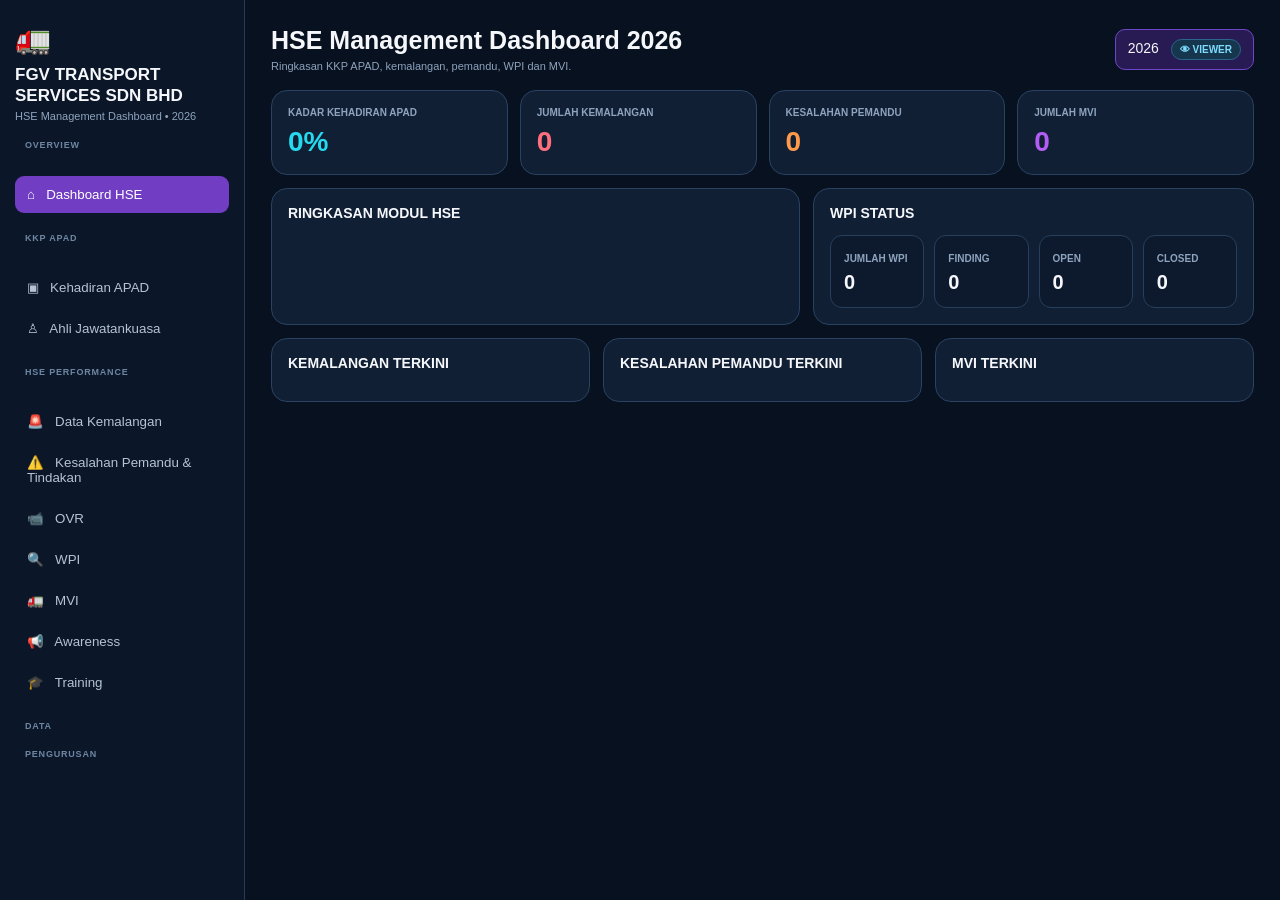
<file: index.html>
<!doctype html>
<html lang="ms">
<head>
<meta charset="utf-8">
<meta name="viewport" content="width=device-width,initial-scale=1">
<title>HSE Management Dashboard 2026</title>
<style>
*{box-sizing:border-box}html{scroll-behavior:smooth}
body{margin:0;background:#07111f;color:#f5f7fb;font:14px Arial,Helvetica,sans-serif}
.app{display:flex;min-height:100vh}
aside{width:245px;background:#0b1729;border-right:1px solid #263b58;padding:22px 15px;position:sticky;top:0;height:100vh;overflow:auto}
.logo{font-size:29px}.brand{font-weight:800;font-size:17px;line-height:1.25;margin:8px 0 3px}.muted{color:#8ea3bd;font-size:11px}
nav{margin-top:24px}nav button,.side-action{width:100%;border:0;border-radius:9px;padding:11px 12px;text-align:left;background:transparent;color:#b5c3d5;cursor:pointer;margin:2px 0}
nav button:hover,nav button.active,.side-action:hover{background:#713dc2;color:#fff}
.group-title{color:#6f86a2;font-size:9px;font-weight:800;margin:18px 10px 5px;letter-spacing:.8px}
main{flex:1;padding:26px;max-width:1600px;min-width:0}
.top{display:flex;justify-content:space-between;gap:15px;align-items:center;margin-bottom:18px;flex-wrap:wrap}
h1{margin:0 0 5px;font-size:25px}h2{font-size:14px;margin:0 0 14px}h3{font-size:12px;margin:0 0 10px}
.badge{background:#281b53;border:1px solid #7046c9;padding:9px 12px;border-radius:10px}
.section{display:none}.section.active{display:block}
.kpis{display:grid;grid-template-columns:repeat(4,minmax(0,1fr));gap:12px}
.card{background:#111f34;border:1px solid #2a4262;border-radius:16px;padding:16px;min-width:0}
.label{font-size:10px;color:#8ea3bd;font-weight:700}.kpi{font-size:28px;font-weight:800;margin-top:8px}
.cyan{color:#25d9ef}.purple{color:#b35cf6}.green{color:#35d49a}.orange{color:#ff9a4a}.pink{color:#ef5ca8}.red{color:#ff6f7d}
.grid2{display:grid;grid-template-columns:1.2fr 1fr;gap:13px;margin-top:13px}
.grid3{display:grid;grid-template-columns:repeat(3,minmax(0,1fr));gap:13px;margin-top:13px}
table{width:100%;border-collapse:collapse;font-size:11px}th,td{padding:8px;border-bottom:1px solid #293d58;text-align:left;vertical-align:top}th{color:#8ea3bd;position:sticky;top:0;background:#111f34}
.btnlink{border:0;background:none;color:#fff;cursor:pointer;text-align:left;padding:0}.btnlink:hover{color:#25d9ef;text-decoration:underline}
.toolbar{display:flex;gap:8px;flex-wrap:wrap;margin:12px 0}.toolbar button,.primary,.secondary,.danger{border:1px solid #385272;color:#fff;padding:9px 12px;border-radius:8px;cursor:pointer;background:#213551}
.primary{background:#713dc2;border-color:#8d59dd}.danger{background:#6b2430;border-color:#9a394a}.secondary{background:#213551}
.table-wrap{overflow:auto;border:1px solid #2a4262;border-radius:12px;max-height:560px}
input,select,textarea{background:#0d1a2d;color:#fff;border:1px solid #385272;border-radius:7px;padding:8px;font:inherit;width:100%}
textarea{min-height:80px;resize:vertical}.form-grid{display:grid;grid-template-columns:repeat(3,minmax(0,1fr));gap:10px}.form-grid .wide{grid-column:span 2}.form-grid .full{grid-column:1/-1}
.note{padding:10px;background:#0d1a2d;border:1px solid #2a4262;border-radius:9px;color:#a9bad0;font-size:11px}
.pill{display:inline-block;padding:3px 8px;border-radius:999px;font-size:10px}.pill.green{background:#103e34;border:1px solid #287b61}.pill.orange{background:#4b3119;border:1px solid #875b2d}.pill.red{background:#4a1f29;border:1px solid #883647}.pill.blue{background:#16364e;border:1px solid #2b658c}
.bars{height:230px;display:flex;align-items:flex-end;gap:10px;border-bottom:1px solid #314761;padding:10px 5px 0}.bargrp{flex:1;height:100%;display:flex;align-items:flex-end;justify-content:center;gap:4px;position:relative}.bar{width:20px;border:0;border-radius:6px 6px 0 0;cursor:pointer}.bar:hover{filter:brightness(1.3);transform:translateY(-3px)}.bh{background:#25c8ec}.ba{background:#ed4897}.xl{position:absolute;bottom:-22px;color:#93a8c0;font-size:10px}.bv{position:absolute;bottom:-39px;color:#fff;font-size:10px}.legend{margin-top:42px;color:#8ea3bd;font-size:10px}
.detail{display:none;margin-top:13px}.detail.show{display:block}.detailbox{background:#0d1a2d;border:1px solid #315071;border-radius:14px;padding:16px}.close{float:right;background:#263b59;color:#fff;border:0;border-radius:7px;padding:6px 9px;cursor:pointer}
.status{color:#7ef2bf;font-size:10px;padding:9px}.empty{padding:28px;text-align:center;color:#7790ad}
.module-title{display:flex;justify-content:space-between;gap:10px;align-items:center;flex-wrap:wrap;margin-bottom:13px}
.mini-grid{display:grid;grid-template-columns:repeat(4,1fr);gap:10px}.mini{padding:13px;border-radius:12px;background:#0d1a2d;border:1px solid #263f5d}.mini strong{display:block;font-size:20px;margin-top:6px}
.ovr-chart-grid{display:grid;grid-template-columns:repeat(3,1fr);gap:13px;margin-top:13px}
.ovr-chart{background:#0d1a2d;border:1px solid #263f5d;border-radius:12px;padding:14px;min-height:210px}
.ovr-chart h3{margin:0 0 12px;font-size:13px;color:#e8f3ff}
.ovr-bar-row{display:grid;grid-template-columns:minmax(100px,1.3fr) 3fr 42px;gap:8px;align-items:center;margin:9px 0;font-size:11px}
.ovr-bar-track{height:12px;background:#15273d;border:1px solid #2c4665;border-radius:999px;overflow:hidden}
.ovr-bar-fill{height:100%;background:linear-gradient(90deg,#25c8ec,#7a42d6);border-radius:999px}
.ovr-chart-empty{padding:40px 8px;text-align:center;color:#7790ad}
@media(max-width:1050px){aside{width:205px}.ovr-chart-grid{grid-template-columns:1fr}.kpis,.mini-grid{grid-template-columns:repeat(2,1fr)}.grid2,.grid3{grid-template-columns:1fr}.form-grid{grid-template-columns:1fr 1fr}}
@media(max-width:700px){.app{display:block}aside{width:100%;height:auto;position:static}.kpis,.mini-grid,.form-grid{grid-template-columns:1fr}.form-grid .wide{grid-column:auto}main{padding:14px}}

/* Viewer/Admin mode */
body.viewer-mode [data-section="attendance-edit"],
body.viewer-mode [data-section="manage"],
body.viewer-mode #exportAll, body.viewer-mode #importAllBtn,
body.viewer-mode .primary, body.viewer-mode .danger,
body.viewer-mode button[data-act="edit"], body.viewer-mode button[data-act="delete"]{display:none!important}
.mode-badge{display:inline-block;margin-left:8px;padding:4px 8px;border-radius:999px;font-size:10px;font-weight:800}.mode-view{background:#16364e;border:1px solid #2b658c;color:#7edcff}.mode-admin{background:#4b3119;border:1px solid #875b2d;color:#ffd29b}
</style>
</head>
<body>
<div class="app">
<aside>
<div class="logo">🚛</div>
<div class="brand">FGV TRANSPORT<br>SERVICES SDN BHD</div>
<div class="muted">HSE Management Dashboard • 2026</div>

<div class="group-title">OVERVIEW</div>
<nav>
<button class="active" data-section="home">⌂ &nbsp; Dashboard HSE</button>
</nav>

<div class="group-title">KKP APAD</div>
<nav>
<button data-section="attendance">▣ &nbsp; Kehadiran APAD</button>
<button data-section="attendance-edit">✎ &nbsp; Edit Kehadiran</button>
<button data-section="members">♙ &nbsp; Ahli Jawatankuasa</button>
</nav>

<div class="group-title">HSE PERFORMANCE</div>
<nav>
<button data-section="accident">🚨 &nbsp; Data Kemalangan</button>
<button data-section="driver">⚠️ &nbsp; Kesalahan Pemandu & Tindakan</button>
<button data-section="ovr">📹 &nbsp; OVR</button>
<button data-section="wpi">🔍 &nbsp; WPI</button>
<button data-section="mvi">🚛 &nbsp; MVI</button>
<button data-section="awareness">📢 &nbsp; Awareness</button>
<button data-section="training">🎓 &nbsp; Training</button>
</nav>

<div class="group-title">DATA</div>
<button class="side-action" id="exportAll">⬇ Export Semua Data</button>
<button class="side-action" id="importAllBtn">⬆ Import Semua Data</button>
<div class="group-title">PENGURUSAN</div>
<button class="side-action" data-section="manage">⚙️ Urus Dashboard / Edit Modul</button>
</aside>

<main>
<div class="top">
<div><h1 id="pageTitle">HSE Management Dashboard 2026</h1><div class="muted" id="pageSub">Ringkasan KKP APAD, kemalangan, pemandu, WPI dan MVI.</div></div>
<div class="badge" id="topBadge">2026</div>
</div>

<section class="section active" id="home">
<div class="kpis">
<div class="card"><div class="label">KADAR KEHADIRAN APAD</div><div class="kpi cyan" id="homeAttendance">0%</div></div>
<div class="card"><div class="label">JUMLAH KEMALANGAN</div><div class="kpi red" id="homeAccident">0</div></div>
<div class="card"><div class="label">KESALAHAN PEMANDU</div><div class="kpi orange" id="homeDriver">0</div></div>
<div class="card"><div class="label">JUMLAH MVI</div><div class="kpi purple" id="homeMVI">0</div></div>
</div>
<div class="grid2">
<div class="card"><h2>RINGKASAN MODUL HSE</h2><div id="homeModules"></div></div>
<div class="card"><h2>WPI STATUS</h2><div class="mini-grid">
<div class="mini"><span class="label">JUMLAH WPI</span><strong id="homeWPI">0</strong></div>
<div class="mini"><span class="label">FINDING</span><strong id="homeFinding">0</strong></div>
<div class="mini"><span class="label">OPEN</span><strong id="homeOpen">0</strong></div>
<div class="mini"><span class="label">CLOSED</span><strong id="homeClosed">0</strong></div>
</div></div>
</div>
<div class="grid3">
<div class="card"><h2>KEMALANGAN TERKINI</h2><div id="latestAccidents"></div></div>
<div class="card"><h2>KESALAHAN PEMANDU TERKINI</h2><div id="latestDriver"></div></div>
<div class="card"><h2>MVI TERKINI</h2><div id="latestMVI"></div></div>
</div>
</section>

<section class="section" id="attendance">
<div class="kpis">
<div class="card"><div class="label">JUMLAH AHLI</div><div class="kpi cyan" id="membersCount"></div></div>
<div class="card"><div class="label">PURATA KEHADIRAN</div><div class="kpi purple" id="avgAttendance"></div></div>
<div class="card"><div class="label">JUMLAH HADIR</div><div class="kpi green" id="presentCount"></div></div>
<div class="card"><div class="label">KADAR KESELURUHAN</div><div class="kpi orange" id="attendanceRate"></div></div>
</div>
<div class="grid2">
<div class="card"><h2>HADIR VS TIDAK HADIR • KLIK BAR</h2><div class="bars" id="bars"></div><div class="legend"><span style="color:#25c8ec">●</span> Hadir &nbsp; <span style="color:#ed4897">●</span> Tidak Hadir</div></div>
<div class="card"><h2>RINGKASAN MESYUARAT</h2><div id="meetingSummary"></div></div>
</div>
<div class="card" style="margin-top:13px"><h2>DETAIL MESYUARAT</h2><div id="meetingTable"></div></div>
</section>

<section class="section" id="attendance-edit">
<div class="card">
<div class="module-title"><div><h2>EDIT DATA KEHADIRAN</h2><div class="muted">Tambah ahli, tambah Bil mesyuarat dan kemas kini kehadiran.</div></div><div><button class="primary" id="addMeeting">＋ Tambah Bil Mesyuarat</button> <button class="primary" id="addMember">＋ Tambah Ahli</button></div></div>
<div class="toolbar"><button class="primary" id="saveAttendance">💾 Simpan</button><button class="secondary" id="resetAttendance">↺ Reset Data Asal</button><span class="status" id="attendanceStatus"></span></div>
<div class="table-wrap"><table id="attendanceEditTable"></table></div>
</div>
</section>

<section class="section" id="members"><div class="card"><h2>AHLI JAWATANKUASA</h2><div id="memberTable"></div></div></section>

<section class="section" id="accident">
<div class="module-title"><div><h2>DATA KEMALANGAN</h2><div class="muted">Daftar dan pantau semua kes kemalangan.</div></div><button class="primary" id="addAccident">＋ Tambah Kemalangan</button></div>
<div class="mini-grid">
<div class="mini"><span class="label">JUMLAH KES</span><strong id="accTotal">0</strong></div>
<div class="mini"><span class="label">OPEN</span><strong id="accOpen">0</strong></div>
<div class="mini"><span class="label">CLOSED</span><strong id="accClosed">0</strong></div>
<div class="mini"><span class="label">KEMALANGAN SERIUS</span><strong id="accSerious">0</strong></div>
</div>
<div class="card" style="margin-top:13px"><div class="table-wrap"><table id="accidentTable"></table></div></div>
</section>

<section class="section" id="driver">
<div class="module-title"><div><h2>KESALAHAN PEMANDU & TINDAKAN</h2><div class="muted">Rekod kesalahan, tindakan dan status penyelesaian.</div></div><button class="primary" id="addDriver">＋ Tambah Kesalahan</button></div>
<div class="mini-grid">
<div class="mini"><span class="label">JUMLAH KESALAHAN</span><strong id="drvTotal">0</strong></div>
<div class="mini"><span class="label">OPEN</span><strong id="drvOpen">0</strong></div>
<div class="mini"><span class="label">CLOSED</span><strong id="drvClosed">0</strong></div>
<div class="mini"><span class="label">TINDAKAN DIAMBIL</span><strong id="drvAction">0</strong></div>
</div>
<div class="card" style="margin-top:13px"><div class="table-wrap"><table id="driverTable"></table></div></div>
</section>

<section class="section" id="ovr">
<div class="module-title"><div><h2>📹 OVR MONITORING</h2><div class="muted">Pemantauan finding OVR mengikut depot, pemandu dan status tindakan.</div></div><div><button class="primary" id="unlockOVRBtn">🔐 Buka Data September</button> <button class="primary" id="importOVRBtn">⬆ Import OVR</button> <button class="primary" id="addOVR">＋ Tambah OVR Finding</button></div></div>
<div class="mini-grid">
<div class="mini"><span class="label">JUMLAH FINDING</span><strong id="ovrTotal">0</strong></div>
<div class="mini"><span class="label">OPEN / DALAM TINDAKAN</span><strong id="ovrOpen">0</strong></div>
<div class="mini"><span class="label">CLOSED</span><strong id="ovrClosed">0</strong></div>
<div class="mini"><span class="label">REPEAT FINDING</span><strong id="ovrRepeat">0</strong></div>
</div>
<div class="card" style="margin-top:13px">
<div class="module-title"><div><h2>PECAHAN MENGIKUT DEPOT</h2><div class="muted">Klik depot untuk papar nama pemandu dan status finding.</div></div><button class="secondary" id="ovrAllDepot">Semua Depot</button></div>
<div class="mini-grid" id="ovrDepotCards"></div>
<div class="toolbar" style="margin-top:13px">
<label><span class="muted">Bulan</span><select id="ovrMonthFilter"><option value="">Semua Bulan</option></select></label>
<label><span class="muted">Status</span><select id="ovrStatusFilter"><option value="">Semua Status</option><option>Open</option><option>Dalam Tindakan</option><option>Closed</option></select></label>
<label><span class="muted">Nama Pemandu</span><select id="ovrDriverFilter"><option value="">Semua Pemandu</option></select></label>
<label><span class="muted">No. Lori</span><select id="ovrVehicleFilter"><option value="">Semua Lori</option></select></label>
<label><span class="muted">Jenis Finding</span><select id="ovrFindingFilter"><option value="">Semua Finding</option></select></label>
<button class="secondary" id="ovrResetFilter">Reset Filter</button>
<span class="status" id="ovrFilterLabel">Semua Depot</span>
</div>

<div class="ovr-chart-grid">
<div class="ovr-chart"><h3>📊 FINDING MENGIKUT JENIS</h3><div id="ovrChartFinding"></div></div>
<div class="ovr-chart"><h3>🏢 FINDING MENGIKUT DEPOT</h3><div id="ovrChartDepot"></div></div>
<div class="ovr-chart"><h3>✅ STATUS FINDING</h3><div id="ovrChartStatus"></div></div>
</div>

<div class="card" style="margin-top:13px;padding:0">
<div class="table-wrap"><table id="ovrTable"></table></div>
</div>
</div>
</section>

<section class="section" id="wpi">
<div class="module-title"><div><h2>WORKPLACE INSPECTION (WPI)</h2><div class="muted">Pemantauan inspection, finding dan closure.</div></div><button class="primary" id="addWPI">＋ Tambah WPI</button></div>
<div class="mini-grid">
<div class="mini"><span class="label">JUMLAH WPI</span><strong id="wpiTotal">0</strong></div>
<div class="mini"><span class="label">JUMLAH FINDING</span><strong id="wpiFinding">0</strong></div>
<div class="mini"><span class="label">OPEN FINDING</span><strong id="wpiOpen">0</strong></div>
<div class="mini"><span class="label">CLOSURE RATE</span><strong id="wpiRate">0%</strong></div>
</div>
<div class="card" style="margin-top:13px"><div class="table-wrap"><table id="wpiTable"></table></div></div>
</section>

<section class="section" id="mvi">
<div class="module-title"><div><h2>MOTOR VEHICLE INCIDENT (MVI)</h2><div class="muted">Pantau jumlah MVI, lokasi, kategori dan status kes.</div></div><button class="primary" id="addMVI">＋ Tambah MVI</button></div>
<div class="mini-grid">
<div class="mini"><span class="label">JUMLAH MVI</span><strong id="mviTotal">0</strong></div>
<div class="mini"><span class="label">OPEN</span><strong id="mviOpen">0</strong></div>
<div class="mini"><span class="label">CLOSED</span><strong id="mviClosed">0</strong></div>
<div class="mini"><span class="label">BULAN INI</span><strong id="mviMonth">0</strong></div>
</div>
<div class="card" style="margin-top:13px"><div class="table-wrap"><table id="mviTable"></table></div></div>
</section>


<section class="section" id="awareness"><div class="module-title"><div><h2>📢 AWARENESS</h2><div class="muted">Rekod program kesedaran HSE, hebahan, poster dan toolbox.</div></div><button class="primary" id="addAwareness">＋ Tambah Awareness</button></div><div class="mini-grid"><div class="mini"><span class="label">JUMLAH PROGRAM</span><strong id="awareTotal">0</strong></div><div class="mini"><span class="label">SELESAI</span><strong id="awareDone">0</strong></div><div class="mini"><span class="label">DALAM PERANCANGAN</span><strong id="awarePlan">0</strong></div><div class="mini"><span class="label">JUMLAH SASARAN/PESERTA</span><strong id="awarePeople">0</strong></div></div><div class="card" style="margin-top:13px"><div class="table-wrap"><table id="awarenessTable"></table></div></div></section>
<section class="section" id="training"><div class="module-title"><div><h2>🎓 TRAINING</h2><div class="muted">Rekod latihan HSE, peserta, provider dan status sijil.</div></div><button class="primary" id="addTraining">＋ Tambah Training</button></div><div class="mini-grid"><div class="mini"><span class="label">JUMLAH LATIHAN</span><strong id="trainTotal">0</strong></div><div class="mini"><span class="label">SELESAI</span><strong id="trainDone">0</strong></div><div class="mini"><span class="label">DIRANCANG</span><strong id="trainPlan">0</strong></div><div class="mini"><span class="label">JUMLAH PESERTA</span><strong id="trainPeople">0</strong></div></div><div class="card" style="margin-top:13px"><div class="table-wrap"><table id="trainingTable"></table></div></div></section>
<section class="section" id="manage"><div class="module-title"><div><h2>⚙️ URUS DASHBOARD / EDIT MODUL</h2><div class="muted">Tambah menu/modul rujukan sendiri pada sidebar.</div></div><button class="primary" id="addCustomModule">＋ Tambah Modul</button></div><div class="card"><p class="muted">Modul utama dilindungi. Modul tambahan yang anda cipta boleh dinamakan semula atau dipadam.</p><div id="customModuleList"></div></div></section>
<div class="detail" id="detail"><div class="detailbox"><button class="close" id="closeDetail">Tutup</button><div id="detailTitle" style="color:#25d9ef;font-weight:800;font-size:16px"></div><div id="detailText" style="margin-top:9px"></div></div></div>
</main>
</div>

<input type="file" id="importAllFile" accept=".json" style="display:none">
<input type="file" id="importOVRFile" accept=".json" style="display:none">

<div id="modal" style="display:none;position:fixed;inset:0;background:#000b;z-index:20;align-items:center;justify-content:center;padding:20px">
<div style="width:min(760px,100%);max-height:90vh;overflow:auto;background:#111f34;border:1px solid #3b5577;border-radius:16px;padding:20px">
<div class="module-title"><h2 id="modalTitle">Tambah Data</h2><button class="secondary" id="modalClose">Tutup</button></div>
<form id="modalForm"><div class="form-grid" id="modalFields"></div><div class="toolbar" style="justify-content:flex-end"><button type="submit" class="primary">Simpan</button></div></form>
</div></div>

<script>
const OVR_SECURE={v:1,alg:"AES-GCM-256",compressed:"gzip",aad:"FGV-OVR-SEP-2026-GZIP",nonce:"XoDw06McPq24AGQU",ciphertext:"91cSjpikHTRAtfFcWwiVVIpCrcRQ/M4jc23KwPLUYw0mBABMh5Gq2JikrzReHbNmzQRzftAXm02RzA92nXkpw8LpAyipLxBebLAYyF0+NU8gYrZBDMgNSRH8u0T2zWk+LI4VXOwUFDk8Kb/23s8ndjW2Ma/1YjgJsofwo+ZxpTnbFRqZ7qbIPuDW2LkOvTMsnNhX5VP56/z8LXS+89IB3MQPkVdPiY1JuJMxkrAUxRYfFPDRurYQTZ7sej7njzVPjCNUH43PCwBL3GZIbOP2KQPMarVwQwXxX4qv/TPSjwJIlBTR6FMdJHXJJti8y783vb11y3gnGstitY/VqHZNm6JPN/hYEPJuVxMmmFhFyl+NA57/3v0coZn9SF8HLgFESvG/Gi4TeFH3VU0m3igbVjZ5cvYxH2Sz4mKSqiia4UFVW6E4lKKyDR3AAonPZcge9wA/2KEcBmpJz90lPffk5MxdCLcvsjiskfPraUCGfV3GJjeRk+1BwDRb+jz6wGmxBdceNMJJR2tvNnHfnUQByRAM1P6ByT/kLXiHkC7XpNmTIauk8/Ih3S+eJzAlL7XbW8+Pvc9W2ONgak64BxwLlGTiQsY2ea4ssUMkW3rurY+2hYTowRhX1Xen1VRnmVFoC9MrSyCWTiF49dHUr+0k4q3ccgsmD3/XoDEfkt2ZP5VOIijlZof7JLF6aR20EgSIGs2DSuaUNZSSvMx4dB6e1EeCPOfimzywGw1qJQqM9xhus4/VkTHa711BZlxIX94HYS9e1HNmPGEOf8JzlyoVyuzn+oa7D3AYZ/pTvS1Fm/OubOQmPM7xvdwETQzXfjjjV+84J3bq0Z4ZuCKlEeOGy47Oh7sS3x0K8zvBglFZNNIM+pfp8IoPJfW23tRcyDGJnDMiE3aC8MEM3/UuZ2QNfur0qOGrFdJkvawIcpCDjxlv31Jvtg7zi2EJNr0gs/BuhVMksnmLEfbDQgH8hZv8qiWT3Jywrs0vkADRPGVkAV+QLFEhWkFEapU/ZoDuN9y/5T7qN9ATSqaF2204c6PqJVBZkfyZ3OHwZEXTSu3U5RHPN6VeD5wj9/ZEwZXsp4NFZAsWVZnVMlToRU5/spTZN+T9D5E756Wl7eChHQRtsyOSoZUAeQ3hHUrrxtDCe1iV9W/31RJ+/c4FrfE+xJirmjs9LUKvf8AtDoLHTFQfgSProM0Vj5kqA6xbPTQ3TN0JmxqYW5EDcmVRPWltBHfvjp1Qqy28tRWZqPs0xlGfPwdlmmFSdUS4yf27lEDsKx/w+Zvzb8Y1dAbTmBY+oF+BMWSZHIInWVlJBS+DjO3GJYh90iuB/NI+8ezyRFlmag6o6yZ9xACIJGDk4/R3SQrjdxQC1QFZgHvkVBFYR0iK4J/IXRuXVQKYGC+TAg0756ZXX87312X81DV709Sz0BGNYpCRbWDgRi3qrC1GvUkYtHBUcYbzPrkcEvoAh/1ZQHd8sdoyt2tUja913FoWEUnsx5S4DBrcxWe3t/b9OojG5wTkPMWBwRKAJLGkfHnA53WWSpeIcSN5HYPJpyMtOyVaa2h3uRn111Up1GIgANFeZ/frMITzFCJS+bFM+ZMhFTxsdpx7ebY5jXEI4OO+gNG/8LldkbB5kXLkeQqAgmgvJ/W5d8NE6iT7E9KE0/dr92FpTfOlvHJ7rzGt9yH2aUtfHDuqCzJDYf0Te5fiVJartFdjJhy62VLEl2IK7jbPy68UcOL7UK8G3FZZOqnCsZ9+99EFnP1tJNMUzb0Zq9/GR2Dcyj89NIGGo5etOwfMWVKP4MmEhjt2C7JNgZmNNmVkHr2y2EC4GNtYazyJb6QIPV6DYVyQHplwJ0O+uu2r83Q9Rr0/S3Vs3N3qJG6N5CpEyAwChFoeUWD51jmOCu9B812Jcx/3jNK2wyXKmUXbtggQ7iF+MB1xDEhLHkLwvpq1A8m/gI/Pfd582YT9X8SE0DNK+7nEHlk6cSV7i9jjdMUP3Gq4Gh2LHVzdDwxXdyYm8BsK2IZpN6wQhuMhh/QYOeEp1SdkvhlR0ZvtM1RjAUMIHH9uKZdV+EdlYNKBHY2uFl/v5rLwQDYaGfWHZHSU/LHZZONe+rggiPReMbMaGMaGnOvvpJe2uWDwbCijsaVyA8ASy02GjVBhdZNkMWSOnYSazz1Z2pvYiATkWxXvV8arsUqLL6dYXAbdcLhsfOujSpfameL3ozzc/HvtYmeNfZJswWQJS84YUxFUVODPLBau8dLcWY6fea8zNWuVeIYO8yUlc9NhNS3vNGuULshiZx32rXa5Izd3iyeaRIhkD3j23bSvUeK65F7ftaginUWGDCIiERmC404jXwFfsOab9eklxcB0p+2USPncHF/g9n6+RWWXfYZpwVM16Jn77QdwnqPwDoh5HQRpPg/pCpuQYY/GeKs41+PCUg/umIEK6h6pu3dthc/s6nuc2j4yUk2xzkvDJyHfvIqfHHwbwBn2wt7vWK5rv6YGFSPsgY9HG6hVxNZLMx7M9bURDja4nccscoeqHbUO4RsS14+aGFlUCwiWwbGcNfR5MokL9IBZwr3FNP81Y7H0J7BuH8xyq0R4DsmuZquR+SQQ3vBzDjC4by9fUSkbOWNP3DRihKm3VjpmWotwS9/DDxDoPxc8m8Yb+WLrAKsC0xSZYdnbfYUS2Ohs3Wn/bInAtiBV9ob733+YTO6AwY4T1XKtrbAZqGAARKzTNMYtQ+2L2QjECelJ0D00BK0lQEac6jekCfO+fXNPvzXiq1sLqxyi06XFaN0i/yUxyUpXhElypxW8/ncJ3PRtJPskm1xNMMjqfTiz1Dvjz7+c4CZf/cjwdmQfgCxapevlAdMYBceHCxpEcUOcrl1WKKUByoxY9IEZJyQGKc0CKwvDmV9gYPvji6AFeD5id+4gKg5Bb1716EN8HDabjVQigP5V14XraRWPsx0qsAo3HaELBn1MBC8WVpUA+cSSMj8Nx3r/gKIYmKIRN5Al/hA6NfwiTdVvZd2UiNWG/Ljtc5dYiksK3NE61CUGZsXB3fyiK/rriqys7NS7ZKjukUWs1Mmdas61b0jJBIpwvl4+Aby3xdAo4pxVBI1TCXhFFa/UoFQqqBoF5mA+dM9u0q34qoHoGfgZ3qgge3dCs/2vdxVenhJGKLz9pfanl7wJ21fzSCDIotlx6B8tI1dlKdk/V2lUz3FV8sh+57Cw93Y6Bp7+RnA6fdkjLnrOukFxo+kO70Jn4Hbx2cH2zuAg8IthT/c1vGD7YPgvTg2L8MMcFEyfxr07g8XGCm02FWDt71US4ARn+t6DIWu/dzkUELtEQk+8oCEV+v+mcReKVx7kuqmM2Xt8qcOL29j9664Sq8sYc6Y7+AwspVl2HuqZzI3WrnaZ5OHrE6fzSsXLGgJrLPGLkrb4aevs1Kynt6z24346Ob/l465iv3bqF+cucJRGJ2Uf3f00XlWZVayS1/zNJXFOgXTTOve7l6Q0M8mo0O8UzEA34iIst+Lav9EJNS8yEz7fuboqPpsMpx4JSUAxw+AjJ1RfkdN2Mp8j9RkdbH5ha0GVRuxYZyihoQe/[base64]/AdHqz3U4AW2oTkqQHQtBQ2377SsayS7cfNddEi1R2KK/vMxxyz/uG28PSFMdIyYKBMsKLkT+/DGu31t+fBS5Huq/idGaM4VlEWCTlEMqjgMEF8Ebubu951HNuSSueJ+OC3haMgaSbtzXBFS0Rdx9kwIcUpV1ZcPdOP9y+B1+pXBJOCeVMdWISIWcv0+rHYKv6FpDUqa/2L8+e+mX32ETi7rVxUjOmdH/[base64]/huddE1IPJ3139tH/MgRyop/8iX2YXyWd0q7aLttZ7nzl5apsGvmXriTMBXZZ6YpTQHLkUvueQYG0HCKSZZfgPBXoOIRSnYZW7skm29uNpQqLlH87z2H/lrC40qSMR5DLZKymdY88SdKJE0e6RjK0XICMnWqfvY+Mi3VKAhVBlgeAlScYQy7Lavd9Ewt/jta/QOLE/GlcLmCA/Ks27O5y+Puvxzwx6kGmcli1b6+tCgznoqGT/Ztul8gjW30brlVU2cf9uA/JYpxeyPdN4oH3jqtagUiP4vdX/WYEdGAx9ZrvgeHJaxOIJce29BlXnM5cOYmYOTvyjpe1HPCgivmDXSciQC4mrzXB4Ofr4a2QipMTmFO37zn0G17joRwQRrwRfDAYFtVm+iewe4dncRTLgf40Zo2/l1HPNJAntQQb2Q43sq7tXJWUp8aDdMAC4Dbv6YpXGm2JVXNgADPT+Z8R7bCjADNE1r8Uzw23GxnpYOufM3Ez33juEW1re3m7v+xkf5+6qEX6aZxfU0J1oHwhadhexxf6ksoQ62Aga866Wz883QD7HU0RQkwueJOa4XSpCKWdzBjUBnUXuU5K459pWmhuuiepUG/lAfn0stwPLK0dKJEtnzZd9OANiw37ULYDVRehM+y19a5g5vpBpZfIsXWo9B4HqCWRSgUmhxmE3puIRNbs0hdo8lz37ugIzWBEU2YNfh7qKXF5wtk0J1eW2WxOrWlM2oTN/WlZcAOUYWaIjhtUurYr5gV/p8XJevSio2Bd7Zc+OfshJU1pctfldaJSQeHk3/nKbTioULoGe9V0LXFnh3YKkXYUALEMYYjQYqKN+9qfNPdy6nNX+vln5D2QbJry+7pThN/d7dVt51AxeJP2T2r0Kq+V8I4akAdjQJiYyXfCQh4IX4T+XQBMgGnLWsvIz9lynNGlsHjDmRNFcQfag/9xaaf5i+ARXueczN+TxDtLykLBzz5pFDjAhTSHecamy4q8cs5gwQML/DSnAliSSSKbNLscAAHD/sYIutSxrfAn3LrEVHKuU1Mw0gxltrNT5LaU432+9xnfGFyUTeS19qNsoOBBIe+e6O4wtaGg8kbQe17xaIcUsXwm1tqAX1pZBcvZBmouzqBChQmLHXIkXZcpOvfZzbFYWw1cEQyZ/GIg9wyrVPWrbnZTa+3s8kaXCtz7qn7T1pN8sa9jYYGNHwMNy5GPJjXxh7RfQFSaY0DC2qbmVnhnQJJUZo3iT9xmxD9P40gKd9wZGdX6TeTTDPFwzci6ftVVDMC+PL9DYnkyCg2xXrHP7BjaC5Aqqw/ui56ImvxsnHTEypq+O0Iq6zqpX1HIUKD8y450ZioCz1CC5WboS5gU4cgQM5nNYgK33mCGYVzRbZn6hC/XmOBIety57lDAb0B/MnyCU99f96ySL95ayIj571J0TbdnPxF8aytqQFtUuEmrKyNmMd6MhQ4J06b3UQNt1KT3dIjagZMggmddXM1g2eYdzGJkA+IJpCA/7bxyD9ExN8cJ1IN7g1fQZwnAN3sWcBeLtHOGnm3CZn2PzIwpQvjYP/I9roDnNFBxY0CHmYAuwd5cWaLF4wMEI0jfDG9uICuVuEP06Rw9SUsZRB3EO7Oo6vqaCJcVhCm7eT+18l2axXAhz7WE8xa7AJitWbCFjtvf4h0zbHPKKCAKLZODxe5TbgEd5mNZq/JAcbC00/+EUtUZv24/bM45Ksg3c1YufyJJZ90gTgQEG2U6nC4olXAsrbpUnKLby1H+IoHFsiNES40BFN7DJ/Js/[base64]//ifdlxBHcQtMe+46T8H/7yQhS5xry65ZgxPuD0QvQ7ROktCFV6De0xJhhk7XS01z0vwgcJsHeuzaKyKX9euwwt6IfSPpBdfn78I95k6azkyfnMzv76AUPMdF5BJexI2U6NJmg+Nk16vJOdoiHNsblt2wjvtoy/iGbBphKP6FszDcOe+n5ZzYAAGk3WXy2keBezUS8D7BCAr8uh0BkYfD9QgGFzlEGXNOXBrvaPWJvkrcBa5DOUm51IOjxkIvKCuHRypVIVtxhD9WNTgG8xTE1VgB9pux8RN0E8F7jrySbB0orwAWXPz3cuPnJjhgH7UM3BOx6t/HRAZIL9/xNoPA48GZWI7pk5u0kqsjgWUvHGy3ks46BUCdqxfmhm2JSzy2xz2c3MSine314u/79KUUAPFlFSXw18tE5n73uvCkYUY2l1J5Fk9flwgIyA6nypirQpwt8dWzeBgXPcFI79DxvrxDjC5tgTWxCGYE6siXYUzBJ9qqLUMgst7R5pqX4B9Ga1oha6jVo6CT00Le3HcmSM7Sd1rCjUXekVoIm/tfkalruImmDTIk43K7jre1HDugMbUpncUzQa5NKN1v+t9zAqZReSkuLtYYZrHmzjx4bddcxFCb1Z7QPX5PeTb8PbhsF0CZcLEuATS5KGs+OnMk6w7ZBMRROlz2JZLUwXiAcYhV4unwke85eDpJX0DGyhdZEBeipjLzT6qih8yk9h3at4EbUdHGFZ6gIqb/we4tv+ZhnwyrVxcSh0BHTFvaCgyXXvqVlGqO9mpGmN+3lVCe12QaQNN7PRssj0XSPHsmjIV6uQSZros3nHKxGjfD6TIHJRTVjpEjHXFgN0AS2HcakDfM6CALlJt0Fglx2kCzowAr0Rzu1KtVdiVkBjcW4msqdR7/Zfi3oq+psYfXvdEUCjF/XEdQWgQ26nPXra7dqKNXAldpNAHxOBcaq0J4feh9chaiv0gT9kFwR1SzYljKtxToR2GyLonZPGREaM4g1Cgo4Qs0yGStuPMpKixs5W1GgkL3DDKUFIdaic2VYGTA2SdgtGEKj/1VR1XagzqoPDJ9xrDZ9cVhcahvQRLAvUiOyhPymATfpwmFK/9HhwhVEV9IZOpML9esij5l2fc4urUqBa4GpztPjJWO85U+1tocDANWQQaNgRApvApbjCz2K8uMIXlDDn/4QMCBdzOlBJ6hCd9WZglxobMoyELIre3oKAPa8tX8pu0KxDfgVNIzGzGeB4LIgpmC0/sqw+Tujv0i1HTp5oruSIZnJsahQE3mIWAi2CMLM15Lhwjug22no2FLouv/qlexqkSBT7y+CA4wzoHFNRVd+YENs5BmnsowIm1+p1i97lSoDCY7pR8zXnQ866oOFkDJOUKECfLCrpO7qP5ZCEueLeylklgybhoRRWOAIqQcpQP7eL0ea3kBhswmFbfnxAsErS6V2x9aLd/sA46950JMXuvi2IK7NTzhZT28EE1dEsG4o13Ow19Gn4zds+r43Y6NSNdrD255PE+T8O47QTxIontJOiAatqDPt/sm1MxNn22qBc4EiT5ah9aNBAat06EAVBsUcUZC0kdUXwHoFwm0LT2COV5Fc3LNE8wCGjb4XkZWM47I8wN2lCELbldBqIEneNXYgtG1Lf343OzfWV7aWH3U2s+XN/phOGVhfL4JfD8kAEW/c9Bh2DaIx2IGwHpuZbRnTQ0igbAs/Uj1nzm6+eoZ12fj1w1NEm9yuq7vB2uPTCJVZk6iq4dqGskj/ZDA4MzhBxzzLU4mS/3KQ1augf+IC+wT5tm3TP1SlYwQ1HHDN0CXW/J/Cyqylc68xjPjwKNAuM82jOehbKmvBYKkvJkS1o25wxuP9/k2MpnKWL43EY5rtSTvLRQhSsxcauvgYAOM7jNekxHC04N6HvwVNP4Ht/JuHJzCmMf84hUBJ+ub1/yxC6wsDTchnLEKb0G6lL7IL/Ls/t7rIMZb4Ll/50njIXG5l66cJH9fghgHSgIAdpw/RdR1r7aAgOAaiwLZzFE5HdIHrwcilOxr6yQUTp0GC7wMZ23jHVOSENjcSuM6Fn+iPFMt0KrqNkCUP8d2lDQxWueVKhkeRtDOEFlw9OeB8u0oViwt+o+fTtGM918j7/PF6tnbgmyWVK+hGzqZUINSws+EjqU6nf5uhwNEkUUGPM7+Ag108FalO1sQBuneQjj9GO4sfowI+4Rgha9LHe9shVim/NZJDZGbuZCrUNAGinGvkPZWda7a1nK/f2rudwvpKeZjSROA1PIE4sHK2TJt3HNNjIZKfbG26z5u8g1lWI59FSDi7QALLpadI964F6YQGUet7+TkKlW6+Pq6MAB6ntHsqlKqQsy89QntqNhFiu92VeM/jU+CeRTwewBxAoz+xM4t1jsto/FKfhtrGm8GlnJLr2xNHQuFlX1Sb4Mh6rUP2nXd4ty9ojXgCmdwwFY8GAlud8WIWRTWC8s8uXROnWyF5zhRgaw7xdbKWGHHIMuHhkwbLA4bmBLyK7D5ZpAaV+/k1lEpP5URoB/BqRBXw2DOJFwL7pyISwT2UXxkT69UPNpND5niyxdTtqb03haJZrlkb0qxBQYwIJtJAANXxkHafkexzBInIO7vVuS/YfoC8zlJpb4F9ZB/+x1boR9RQInuUojlAFQvYGOtO9V20S2bLSyj/[base64]/3FsChcbQotZJTkwylHIev+VWDWSvk7V2ubsbGT2crB+ugO7abi8oq4PBQNpvgWvjbinKWh11hXyN15Jj7wC8L5eGMk6wmuYnK87Y6Epbl1P+1wY8e9LhHi/pASsduQx7vusUG8MpccMcGPcB6svNE9ItmjQGQ9F1wSedaLHF1catF10woh2T5Vrg7kPbZ84UdvL6EijY4kzwJNHmI3KxDx5D5bWIZv3R3yVlwjmdmF8Xvmeabp4aZ9kpbzzqXeykEc/m+wq4KwWF4z1pfnRL0ulltgaJqruXhV/6YKGQaExUasORUGp2ppNXkIhmtCYZ5WDq0sZQ8QUV6k5MuIgXwIMgdRq9e4Prbt3nSeL9xxR8ZSDi4LxJ6xtqTk6L3UEFCXk9IoejR6QSErUOZQhJo08VSZJr/dTt4g1VzFG/H0FNP0aGVkqb4hWOyoQZpx9z3xl55Mp2ObD+/PuuP/xJ/CXb2UqqLRg9wjsfn7X4pBO1pZLpKN4KD3pTVr0Pp0FtjFm2hBE1PzTiCWNqn97WlwyET6rLGQG6uSA4k4L9EqQtT05aeWYA8unQzHaJ97n5Bk/[base64]/iDn98MYvUxMZuSZ3qEVAOcQpJU8Ru6/ViHqBkEBBu0amGswB6LIkOdzkNfXg2Z9f2mN61YisGvMigx6ekbq1mcmOm24AIB737Ph1tJcR/[base64]/n3CmZPuez1yvPFM5KFZ9Unuqm5IinBBqXJHt+abDbq6NSA5vIzAgQHicDvd/B3hVVedmHJF/gdOZyluDV5Jgn948bdLlvd73PFakLFnvXjxZcSCg6urd/wsrQP+JgJKtx9p+x9ezay7VS6kMkEeSEXdKvVAdlc/RFgww1ZFWcgsu4mK4yAbnQNnNBptUJ1So044uG3FKNt+LKkHVZwQeyadmA/a7Xo6+kVHk9QBNGO2+x7vB2sFBDIvOi56hVEq4S2O/06lfiFWt++zJHhdakUaI+rXfZnQ2Mr38LRslVBwlPPjuQyugDOitP9L0yfWnrvC8RqvT1r12cByV2Vfv1ubpmmQvS6VU4fiWi5I8xNHFr3/HEh5kT5ZHI92jFXu532PZqyKKAHhqhy8dRLP1kK37t57vtHu5owOFNM13G19HlwqYhGR23pSvXioAQVmheO0oKE7Wka3ATj61BqIXQ4FuFsiJajZ7q4HMVxZmR885pD1e8XPIMu5G9C8sH//PB53zIoAhDlVZ6KYPld7/IMV0H6Wwm48DCcCO0mEdAuygrh01aoe0tSltkCVZz8G5cg3jazeKB0rHjp5DmqbTds0Q6I0a49sfrB53jx9c22f/J624c3A+iWt8+ny84KyORidRQG8r9UaX5tVrTxzw4VDtPphkIRmSgA5gdndAWrbmlqUxEx5toeZbwdTajSAa0EPJhw2ovBUhb5YM04+1Q1OWF+YvVzUp7tacFM8DS35D5X7lXq5A1Li05iz5JtHyBqXIZ/FvlaNlcBSLlmx3X3kZ5CjYVzCuQZtYQTRUI4T7PBgAm9jMnWxACKnr4VqKb0tBQFDoEFouB51GBp4Wuj06XBxZ8X83SzdUzPG2nWxll7Q2VJQcAM56sRm6Rb/ip/+dGQBcVS/bYR+O4BL2709SEHx+ZXe/Yo0WGh5bw0C7etQMYpWtd2Z+KkaRjiR1Yz6luGXVnFbtMfCT1nZzL9VxyfzIcooVRLm/Vg2ubsRiMzPmb7z6yqRIgeyqsCa7HiFsXYWb4PiuEWBlXQLPIEMPYojcWbRw2wbcvJ2s7roy//NnXxZnsKOuqwmBZqnTcEp5m/tm+gd99NKqTPxh0pE0lf0Z0Dc676m2yGBB+w0vWs03DWG1fvkgqDpMjnGofYFC0l+JqrhrUlznWeK6unTbcSTFwRmvyZPiHJKyLJBlO50BrJL7tsJ81WupXUjNz/EQ1vWnU4DNaiuAqALH2h5pAfsCD3f5NB0BBr9TKgqkZ/DJ03l8i67eZJ8AzFItX/0gzFRqBgoHNa9xfavVxeWWiRpflx3rtSnLfORfY+tftvp+oRsyxpjlnL+PWw703Ufpf0SGJXCK94XGLRRab7Lw1jUPvFlMXJ2ZZr8wdKKLfv+BFWmwTyCYYksZkT7eKqX5pwwmqhoqPS8KeJRvfAVQYKyyYNMeBClfqC7ypUWa39jYYoYIIvucrhC5sKukZnGZ/Nm4LiKkBOd+cEROAI9oc8usdi2XOPt+1Lq4pX03feqLOpxlBiGk1TdOG09od88T5Q76a3u8ar1CEyFsGxu0pcah8IApI46jeDw6WkFkMYTAZWOWxngb7Ji4GvgwDYDDDJZh8NYs+UmyBS/5VupmC98ygYFZubsfSTjGWm4eFGzfum+UynJsGZJyLj1eBfLBEDYhZZTUX+PDa/Fp2iZ5WTQtdQwETJ/NHBim8GGTcLkUljoV1FF0SZxzbNI6PU0h5B4frF6sSTCmLMDK0NfxSlbVIl/79NU37bWAVjB+XI9YJMtmxgSwxRm7vtlJ0GBgyjVupi/on4tUeKhO7I1DL/4UJ7hBU0M0ViX3nO4wfJO1jm8eZLdbaSJ0y3/[base64]"};
const APAD_INITIAL={"headers": ["No.", "Nama", "Bil 01 2026", "Bil 02 2026", "Bil 03 2026", "Bil 04 2026", "Bil 05 2026", "Bil 06 2026", "Bil 07 2026"], "rows": [["1", "Tn Hj Zainal bin Hj Ismail (Chief Operation Officer) – Pengerusi", "/", "/", null, null, null, null, null], ["2", "Khairon Shah Johari (Chief Operation Officer) – Pengerusi", "/", "/", "/", "/", "/", "/", "/"], ["3", "Hanafi Hj Mohd Wazir (Head, Corporate Services & Business Development) – Naib Pengerusi", "/", "/", "/", "/", "/", "/", "/"], ["4", "Shukri Mohd Hashim (Head, Busines Assurance) – Setiausaha", "/", "/", "/", "/", "/", "/", "/"], ["5", "Mohamad Zairullizam Mohamad Khairy (Executive HSE, OSH-C) – Pencatat Minit", "/", "/", "/", "/", "/", "/", "/"], ["6", "Mohd Shawal Bin Aman (HSE Supervisor, OSH-C / Pasir Gudang)", "/", "/", "/", "/", "/", "/", "/"], ["7", "Mohd Azwin Sundu (HSE Supervisor, OSH-C / Port Klang)", "/", "/", "/", "/", "/", "/", "/"], ["8", "Azizi Abdul Aziz (Regional Manager, East Coast)", "/", "/", "/", "/", "/", "/", "/"], ["9", "Mohd Hasalaam Mat Nasir (HSE Supervisor / OSH-C, Kuantan)", "/", "/", "/", "/", "/", "/", "/"], ["10", "Mohamad Faisal Bin Ismail (Head, Strategic Planning & Development)", "/", "/", "/", "/", "/", "/", "/"], ["11", "Norhayati Binti Hamdan (Executive Human Resource & Training)", "/", "/", "/", "/", "/", "/", "/"], ["12", "Muhammad Zaherul Adli Bin Zulkifle (Executive, Technical / Sahabat)", "/", "/", "/", "/", "/", "/", "/"], ["13", "Mohd Rahmat bin Musa (HSE Supervisor, OSH-C / Sahabat)", "/", "/", "/", "/", "/", "/", "/"], ["14", "Mohd Taufik Bin Taullah Amri (Executive, Loss Prevention & Security)", "/", "/", "/", "/", "/", "/", "/"], ["15", "Mohd Hanafee Ismail (Lead, Cargo & Side Curtain)", "/", "/", "/", "/", "/", "/", "/"], ["16", "Amirul Bin Mohd Said (Regional Manager East, Sahabat)", "/", "/", "/", "/", "/", "/", "/"], ["17", "Syahmi Ahmad Ramly (Regional Manager, Pasir Gudang)", "/", "/", "/", "/", "/", "/", "/"], ["18", "Norhafida Mohd Hamdan (HSE, Clerk / HQ)", "/", "/", "/", "/", "/", "/", "/"], ["19", "Fatimah Azleena Mohamad (Head, Distribution Centre Services (DCS))", null, "/", "/", "/", "/", "/", "/"], ["20", "Hazif Hazizi (Lead, Last Mile)", null, "/", "/", "/", "/", "/", "/"], ["21", "Shafirah Binti Kamaluddin (Penyelia HSE, Last Mile)", null, null, null, null, "/", "/", "/"], ["22", "Anizan Bin Wan Ramli (Anizan Bin Wan Ramli)", null, "/", "/", "/", "/", "/", "/"], ["23", "Muhammad Nur Alif Bin Mohd Asri (Executive, Technical / HQ)", null, null, null, null, null, null, "/"], ["24", "Muhammad Amirul Hafiz Bin Mohd Asnawi (Executive, Technical / Pasir Gudang)", null, null, null, null, null, null, "/"], ["25", "Ruhaizan Abd Razak (Executive, Procurement / HQ)", null, "/", "/", "/", "/", "/", "/"], ["26", "Mohd Ridzwan Bin Talib (Executive, MIS / HQ)", "/", "/", null, null, null, "/", "/"], ["27", "Nurul Hidayah Binti Hashim (Head of Procurement)", null, null, null, null, null, null, "/"], ["28", "Muhammad Nur Iznei bin Hashim (Regional Manager, Port Klang)", null, null, null, null, null, null, "/"], ["29", "Mohd Tarmizi bin Mohd Fuad (Lead, Corporate Affairs & Liaison)", null, null, null, null, null, null, "/"], ["30", "Mohd Fadhir Mohd Zubil (HSE Supervisor / OSH-C, Shah Alam)", "/", "/", null, null, null, null, null], ["31", "Hanin Nazhifah Bt Syahjidan (Executive, Standard & Compliance)", "/", "/", null, null, null, null, null], ["32", "Shiva Manikam (Regional Manager, Pasir Gudang)", "/", "/", null, null, null, null, null], ["33", "Mohammad Ikmal Saufie Bin Abd Shukor (Executive, Management Information System)", null, "/", "/", "/", "/", null, null], ["34", "Noraida Mahmud (Lead, Standard & Compliance, & Contract Management)", null, "/", "/", "/", null, null, null], ["35", "Mifzal Aluddin Bin Baharudin", null, null, null, "/", "/", "/", null]]};
const STORE_KEY="fgv_hse_dashboard_2026_v1";
let data={apad:JSON.parse(JSON.stringify(APAD_INITIAL)),accidents:[],driverOffences:[],ovr:[],wpi:[],mvi:[],awareness:[],training:[],customModules:[]};
try{const saved=localStorage.getItem(STORE_KEY);if(saved){const x=JSON.parse(saved);data={...data,...x}}}catch(e){}
const $=id=>document.getElementById(id);
const esc=s=>String(s??"").replace(/[&<>"']/g,m=>({"&":"&amp;","<":"&lt;",">":"&gt;",'"':"&quot;","'":"&#39;"}[m]));
const MODE=(new URLSearchParams(location.search).get("mode")||"view").toLowerCase()==="admin"?"admin":"view";
document.body.classList.add(MODE==="admin"?"admin-mode":"viewer-mode");
function isAdmin(){return MODE==="admin"}
function applyModeUI(){
  const badge=document.getElementById("topBadge");
  if(badge) badge.innerHTML=`2026 <span class="mode-badge ${isAdmin()?"mode-admin":"mode-view"}">${isAdmin()?"🔐 ADMIN":"👁 VIEWER"}</span>`;
  if(!isAdmin()){
    document.querySelectorAll('[data-section="attendance-edit"],[data-section="manage"]').forEach(el=>el.remove());
    const editSec=document.getElementById("attendance-edit"), manageSec=document.getElementById("manage");
    if(editSec) editSec.remove(); if(manageSec) manageSec.remove();
  }
}

function persist(){try{localStorage.setItem(STORE_KEY,JSON.stringify(data))}catch(e){}}
function b64Bytes(s){return Uint8Array.from(atob(s),c=>c.charCodeAt(0))}
function hexBytes(s){const x=(s||"").trim();if(!/^[0-9a-fA-F]{64}$/.test(x))throw new Error("Kunci mesti 64 aksara hex.");return Uint8Array.from(x.match(/.{2}/g),h=>parseInt(h,16))}
async function unlockSecureOVR(keyHex,silent=false){
 try{
  if(!window.crypto?.subtle)throw new Error("Browser tidak menyokong Web Crypto.");
  if(typeof DecompressionStream==="undefined")throw new Error("Browser tidak menyokong decompression secure data.");
  const raw=hexBytes(keyHex);
  const key=await crypto.subtle.importKey("raw",raw,{name:"AES-GCM"},false,["decrypt"]);
  const decrypted=await crypto.subtle.decrypt({name:"AES-GCM",iv:b64Bytes(OVR_SECURE.nonce),additionalData:new TextEncoder().encode(OVR_SECURE.aad)},key,b64Bytes(OVR_SECURE.ciphertext));
  const stream=new Blob([decrypted]).stream().pipeThrough(new DecompressionStream("gzip"));
  const plain=await new Response(stream).arrayBuffer();
  const obj=JSON.parse(new TextDecoder().decode(plain));
  const rows=Array.isArray(obj)?obj:obj.ovr;
  if(!Array.isArray(rows))throw new Error("Format data OVR tidak sah.");
  data.ovr=rows;
  sessionStorage.setItem("fgv_ovr_session_key",keyHex.trim());
  renderAll();
  const b=$("unlockOVRBtn");if(b)b.textContent="🔓 Data September Dibuka ("+rows.length+")";
  if(!silent)alert("Data OVR September berjaya dibuka: "+rows.length+" finding.");
  return true;
 }catch(err){
  sessionStorage.removeItem("fgv_ovr_session_key");
  if(!silent)alert("Kunci tidak sah atau data gagal dibuka.");
  return false;
 }
}
function meetings(){return data.apad.headers.slice(2)}
function meetingStats(){return meetings().map((name,j)=>{const p=data.apad.rows.filter(r=>r[j+2]==="/").length;return{name,present:p,absent:data.apad.rows.length-p,pct:data.apad.rows.length?p/data.apad.rows.length:0,col:j+2}})}
function pill(status){const s=(status||"").toLowerCase();let c=s.includes("close")||s.includes("selesai")?"green":s.includes("open")||s.includes("belum")?"red":"orange";return `<span class="pill ${c}">${esc(status||"-")}</span>`}
function showDetail(title,html){$("detailTitle").textContent=title;$("detailText").innerHTML=html;$("detail").classList.add("show");$("detail").scrollIntoView({behavior:"smooth",block:"nearest"})}
$("closeDetail").onclick=()=>$("detail").classList.remove("show");

function switchSection(id){
 document.querySelectorAll(".section").forEach(s=>s.classList.toggle("active",s.id===id));
 document.querySelectorAll("nav button").forEach(b=>b.classList.toggle("active",b.dataset.section===id));
 const labels={home:["HSE Management Dashboard 2026","Ringkasan KKP APAD, kemalangan, pemandu, WPI dan MVI."],attendance:["Kehadiran KKP APAD 2026","Analisis kehadiran mengikut Bil mesyuarat."],"attendance-edit":["Edit Kehadiran APAD","Tambah Bil, ahli dan status kehadiran."],members:["Ahli Jawatankuasa KKP APAD","Rekod kehadiran setiap ahli."],accident:["Data Kemalangan","Daftar, pantau dan semak status kes kemalangan."],driver:["Kesalahan Pemandu & Tindakan","Pantau kesalahan dan tindakan susulan."],ovr:["OVR Monitoring","Pemantauan finding OVR mengikut depot, pemandu dan status."],wpi:["Workplace Inspection (WPI)","Pemantauan finding dan closure."],mvi:["Motor Vehicle Incident (MVI)","Pemantauan MVI 2026."],awareness:["Awareness HSE","Program kesedaran, hebahan dan engagement HSE."],training:["Training HSE","Rekod latihan, peserta, provider dan sijil."],manage:["Urus Dashboard / Edit Modul","Tambah dan urus modul tambahan dashboard."]};
 $("pageTitle").textContent=labels[id][0];$("pageSub").textContent=labels[id][1];window.scrollTo({top:0,behavior:"smooth"})
}
document.querySelectorAll("[data-section]").forEach(b=>b.onclick=()=>switchSection(b.dataset.section));

function renderAPAD(){
 const ms=meetingStats(),n=data.apad.rows.length,total=ms.reduce((a,x)=>a+x.present,0),opp=n*ms.length,rate=opp?total/opp:0,avg=ms.length?ms.reduce((a,x)=>a+x.pct,0)/ms.length:0;
 $("membersCount").textContent=n;$("avgAttendance").textContent=(avg*100).toFixed(1)+"%";$("presentCount").textContent=total;$("attendanceRate").textContent=(rate*100).toFixed(1)+"%";
 $("bars").innerHTML=ms.map((m,i)=>`<div class="bargrp"><button class="bar bh" style="height:${Math.max(8,m.present*6.5)}px" data-meet="${i}"></button><button class="bar ba" style="height:${Math.max(8,m.absent*6.5)}px" data-meet="${i}"></button><span class="xl">${esc(m.name.replace(" 2026",""))}</span><span class="bv">${m.present}/${m.absent}</span></div>`).join("");
 document.querySelectorAll("[data-meet]").forEach(b=>b.onclick=()=>meetingDetail(ms[+b.dataset.meet]));
 $("meetingSummary").innerHTML=ms.map((m,i)=>`<button class="btnlink" style="display:block;width:100%;padding:9px 0;border-bottom:1px solid #293d58" data-meet-summary="${i}"><b>${esc(m.name)}</b><span style="float:right;color:#25d9ef">${m.present}/${n} • ${(m.pct*100).toFixed(1)}%</span></button>`).join("");
 document.querySelectorAll("[data-meet-summary]").forEach(b=>b.onclick=()=>meetingDetail(ms[+b.dataset.meetSummary]));
 $("meetingTable").innerHTML=`<table><tr><th>Bil</th><th>Hadir</th><th>Tidak Hadir</th><th>%</th></tr>${ms.map((m,i)=>`<tr><td><button class="btnlink" data-meet-table="${i}">${esc(m.name)}</button></td><td>${m.present}</td><td>${m.absent}</td><td>${(m.pct*100).toFixed(1)}%</td></tr>`).join("")}</table>`;
 document.querySelectorAll("[data-meet-table]").forEach(b=>b.onclick=()=>meetingDetail(ms[+b.dataset.meetTable]));
 renderAttendanceEdit();renderMembers();
 return {rate,total,opp,n,ms};
}
function meetingDetail(m){
 const hadir=data.apad.rows.filter(r=>r[m.col]==="/"),tidak=data.apad.rows.filter(r=>r[m.col]!=="/");
 const h=hadir.map((r,i)=>`<div style="padding:6px 0;border-bottom:1px solid #293d58">${i+1}. ${esc(r[1])}</div>`).join("")||"Tiada";
 const t=tidak.map((r,i)=>`<div style="padding:6px 0;border-bottom:1px solid #293d58">${i+1}. ${esc(r[1])}</div>`).join("")||"Tiada";
 showDetail(m.name,`<p><b>${m.present}</b> hadir • <b>${m.absent}</b> tidak hadir • <b>${(m.pct*100).toFixed(1)}%</b></p><div class="grid2"><div><h3 style="color:#35d49a">SENARAI HADIR (${hadir.length})</h3>${h}</div><div><h3 style="color:#ef5ca8">SENARAI TIDAK HADIR (${tidak.length})</h3>${t}</div></div>`)
}
function renderAttendanceEdit(){
 let h=`<tr><th>No.</th><th style="min-width:340px">Nama</th>${meetings().map(x=>`<th>${esc(x)}</th>`).join("")}</tr>`;
 data.apad.rows.forEach((r,i)=>{h+=`<tr><td>${i+1}</td><td><input class="apad-name" data-r="${i}" value="${esc(r[1])}"></td>${meetings().map((_,j)=>`<td><select class="apad-att" data-r="${i}" data-c="${j+2}"><option value="">Tidak Hadir</option><option value="/" ${r[j+2]==="/"?"selected":""}>Hadir</option></select></td>`).join("")}</tr>`});
 $("attendanceEditTable").innerHTML=h
}
function renderMembers(){
 $("memberTable").innerHTML=`<table><tr><th>No.</th><th>Nama</th><th>Hadir</th><th>%</th></tr>${data.apad.rows.map((r,i)=>{let a=meetings().filter((_,j)=>r[j+2]==="/").length;return`<tr><td>${i+1}</td><td><button class="btnlink member-btn" data-i="${i}">${esc(r[1])}</button></td><td>${a}/${meetings().length}</td><td>${meetings().length?(a/meetings().length*100).toFixed(1):0}%</td></tr>`}).join("")}</table>`;
 document.querySelectorAll(".member-btn").forEach(b=>b.onclick=()=>{let r=data.apad.rows[+b.dataset.i];showDetail(r[1],meetings().map((m,j)=>`${esc(m)}: <b>${r[j+2]==="/"?"Hadir":"Tidak Hadir"}</b>`).join("<br>"))})
}
$("saveAttendance").onclick=()=>{document.querySelectorAll(".apad-name").forEach(x=>data.apad.rows[+x.dataset.r][1]=x.value.trim());document.querySelectorAll(".apad-att").forEach(x=>data.apad.rows[+x.dataset.r][+x.dataset.c]=x.value);persist();renderAll();$("attendanceStatus").textContent="Disimpan ✓";setTimeout(()=>$("attendanceStatus").textContent="",1500)};
$("resetAttendance").onclick=()=>{if(confirm("Reset data APAD kepada data asal?")){data.apad=JSON.parse(JSON.stringify(APAD_INITIAL));persist();renderAll()}};

function addSimpleAPAD(type){
 const v=prompt(type==="meeting"?"Nama Bil mesyuarat, contoh: Bil 08 2026":"Nama ahli");
 if(!v)return;if(type==="meeting"){data.apad.headers.push(v);data.apad.rows.forEach(r=>r.push(null))}else{data.apad.rows.push([String(data.apad.rows.length+1),v,...meetings().map(()=>null)])}persist();renderAll()
}
$("addMeeting").onclick=()=>addSimpleAPAD("meeting");$("addMember").onclick=()=>addSimpleAPAD("member");

const schemas={
accident:[
["date","Tarikh","date"],["location","Lokasi","text"],["depot","Depot / Wilayah","text"],["vehicle","No. Kenderaan","text"],["type","Jenis Kemalangan","text"],["severity","Tahap","select",["Minor","Serious","Fatal"]],["cause","Punca / Ringkasan","textarea"],["status","Status","select",["Open","Closed"]],["action","Tindakan Susulan","textarea"]],
driver:[
["date","Tarikh","date"],["driver","Nama Pemandu","text"],["depot","Depot","text"],["vehicle","No. Kenderaan","text"],["offence","Jenis Kesalahan","select",["Speed Violation","Tidak Memakai Seat Belt","Penggunaan Telefon","OVR Tampering","Blackout Hours","Fatigue / Rest Hours","Lain-lain"]],["detail","Butiran Kesalahan","textarea"],["action","Tindakan / Consequence Management","textarea"],["status","Status","select",["Open","Closed"]]],
ovr:[
["date","Tarikh","date"],["depot","Depot","select",["Port Klang","Kuantan","Pasir Gudang","Sahabat"]],["driver","Nama Pemandu","text"],["vehicle","No. Kenderaan","text"],["finding","Jenis Finding","select",["Camera Covered","Phone","Seat Belt","Speed >80 km/h","Smoking","Lain-lain"]],["repeat","Repeat Finding","select",["Tidak","Ya"]],["status","Status Finding","select",["Open","Dalam Tindakan","Closed"]],["action","Tindakan / Catatan","textarea"]],
wpi:[
["date","Tarikh Inspection","date"],["site","Depot / Lokasi","text"],["inspector","Pemeriksa","text"],["scope","Skop Inspection","text"],["findings","Jumlah Finding","number"],["closed","Finding Closed","number"],["action","Tindakan / Catatan","textarea"],["status","Status","select",["Open","Closed"]]],
awareness:[["date","Tarikh","date"],["title","Tajuk Awareness","text"],["category","Kategori / Medium","text"],["target","Sasaran / Depot","text"],["people","Jumlah Peserta / Penerima","number"],["status","Status","select",["Dirancang","Selesai"]],["notes","Catatan / Rujukan","textarea"]],
training:[["date","Tarikh","date"],["title","Nama Latihan","text"],["location","Lokasi","text"],["provider","Trainer / Provider","text"],["depot","Depot / Sasaran","text"],["participants","Jumlah Peserta","number"],["expiry","Tarikh Luput Sijil (jika ada)","date"],["status","Status","select",["Dirancang","Selesai"]],["notes","Catatan / Rujukan","textarea"]],
mvi:[
["date","Tarikh","date"],["depot","Depot / Wilayah","text"],["vehicle","No. Kenderaan","text"],["location","Lokasi","text"],["category","Kategori MVI","text"],["description","Ringkasan Insiden","textarea"],["status","Status","select",["Open","Closed"]],["action","Tindakan Susulan","textarea"]]
};
let modalMode="", editIndex=null;
function openModal(mode,index=null){
 modalMode=mode;editIndex=index;$("modal").style.display="flex";
 const titles={accident:"Data Kemalangan",driver:"Kesalahan Pemandu & Tindakan",ovr:"OVR Monitoring",wpi:"Workplace Inspection (WPI)",mvi:"Motor Vehicle Incident (MVI)",awareness:"Awareness",training:"Training"};
 $("modalTitle").textContent=(index===null?"Tambah ":"Edit ")+titles[mode];
 const collection=mode==="accident"?data.accidents:mode==="driver"?data.driverOffences:data[mode];
 const rec=index===null?{}:collection[index];
 $("modalFields").innerHTML=schemas[mode].map(f=>{const [key,label,type,opts]=f,val=rec[key]??"";if(type==="select")return`<label><span class="muted">${label}</span><select name="${key}">${opts.map(o=>`<option ${o===val?"selected":""}>${o}</option>`).join("")}</select></label>`;if(type==="textarea")return`<label class="wide"><span class="muted">${label}</span><textarea name="${key}">${esc(val)}</textarea></label>`;return`<label><span class="muted">${label}</span><input name="${key}" type="${type}" value="${esc(val)}"></label>`}).join("")
}
$("modalClose").onclick=()=>$("modal").style.display="none";
$("modalForm").onsubmit=e=>{e.preventDefault();const fd=new FormData(e.target),rec={};schemas[modalMode].forEach(f=>rec[f[0]]=fd.get(f[0])||"");const arr=modalMode==="accident"?data.accidents:modalMode==="driver"?data.driverOffences:data[modalMode];if(editIndex===null)arr.push(rec);else arr[editIndex]=rec;$("modal").style.display="none";persist();renderAll()};
$("addAccident").onclick=()=>openModal("accident");$("addDriver").onclick=()=>openModal("driver");$("addOVR").onclick=()=>openModal("ovr");
$("unlockOVRBtn").onclick=async()=>{const k=prompt("Masukkan kunci OVR September:");if(k)await unlockSecureOVR(k)};
$("importOVRBtn").onclick=()=>$("importOVRFile").click();
$("importOVRFile").onchange=e=>{const f=e.target.files[0];if(!f)return;const rd=new FileReader();rd.onload=()=>{try{const x=JSON.parse(rd.result);const rows=Array.isArray(x)?x:x.ovr;if(!Array.isArray(rows))throw new Error("Format OVR tidak sah");data.ovr=rows;persist();renderAll();alert("Data OVR berjaya diimport: "+rows.length+" finding.");e.target.value=""}catch(err){alert("Fail OVR tidak sah.")}};rd.readAsText(f)};
$("addWPI").onclick=()=>openModal("wpi");$("addMVI").onclick=()=>openModal("mvi");$("addAwareness").onclick=()=>openModal("awareness");$("addTraining").onclick=()=>openModal("training");

function actionButtons(mode,i){if(!isAdmin())return "";return`<button class="btnlink edit-record" data-mode="${mode}" data-i="${i}">Edit</button> &nbsp; <button class="btnlink delete-record" style="color:#ff7585" data-mode="${mode}" data-i="${i}">Padam</button>`}
function bindRecordButtons(){document.querySelectorAll(".edit-record").forEach(b=>b.onclick=()=>openModal(b.dataset.mode,+b.dataset.i));document.querySelectorAll(".delete-record").forEach(b=>b.onclick=()=>{if(!confirm("Padam rekod ini?"))return;const arr=b.dataset.mode==="accident"?data.accidents:b.dataset.mode==="driver"?data.driverOffences:data[b.dataset.mode];arr.splice(+b.dataset.i,1);persist();renderAll()})}

function renderAccidents(){
 const a=data.accidents;$("accTotal").textContent=a.length;$("accOpen").textContent=a.filter(x=>x.status==="Open").length;$("accClosed").textContent=a.filter(x=>x.status==="Closed").length;$("accSerious").textContent=a.filter(x=>x.severity==="Serious"||x.severity==="Fatal").length;
 $("accidentTable").innerHTML=a.length?`<tr><th>Tarikh</th><th>Depot</th><th>Kenderaan</th><th>Lokasi</th><th>Jenis</th><th>Tahap</th><th>Status</th><th>Tindakan</th></tr>${a.map((x,i)=>`<tr><td>${esc(x.date)}</td><td>${esc(x.depot)}</td><td>${esc(x.vehicle)}</td><td>${esc(x.location)}</td><td><button class="btnlink" onclick="showDetail('Kemalangan', '${esc((x.cause||"").replace(/'/g,"&#39;"))}')">${esc(x.type)}</button></td><td>${pill(x.severity)}</td><td>${pill(x.status)}</td><td>${actionButtons("accident",i)}</td></tr>`).join("")}`:`<tr><td class="empty">Belum ada data kemalangan. Klik “Tambah Kemalangan”.</td></tr>`
}
function renderDriver(){
 const a=data.driverOffences;$("drvTotal").textContent=a.length;$("drvOpen").textContent=a.filter(x=>x.status==="Open").length;$("drvClosed").textContent=a.filter(x=>x.status==="Closed").length;$("drvAction").textContent=a.filter(x=>(x.action||"").trim()).length;
 $("driverTable").innerHTML=a.length?`<tr><th>Tarikh</th><th>Pemandu</th><th>Depot</th><th>Kenderaan</th><th>Kesalahan</th><th>Tindakan</th><th>Status</th><th></th></tr>${a.map((x,i)=>`<tr><td>${esc(x.date)}</td><td>${esc(x.driver)}</td><td>${esc(x.depot)}</td><td>${esc(x.vehicle)}</td><td>${esc(x.offence)}</td><td>${esc(x.action)}</td><td>${pill(x.status)}</td><td>${actionButtons("driver",i)}</td></tr>`).join("")}`:`<tr><td class="empty">Belum ada data kesalahan pemandu.</td></tr>`
}
let ovrDepotFilter="";
function renderOVR(){
 const depots=["Port Klang","Kuantan","Pasir Gudang","Sahabat"];
 const all=data.ovr||[];
 $("ovrTotal").textContent=all.length;
 $("ovrOpen").textContent=all.filter(x=>x.status!=="Closed").length;
 $("ovrClosed").textContent=all.filter(x=>x.status==="Closed").length;
 $("ovrRepeat").textContent=all.filter(x=>(x.repeat||"").toLowerCase()==="ya").length;

 $("ovrDepotCards").innerHTML=depots.map(d=>{const n=all.filter(x=>x.depot===d).length;return `<button class="mini ovr-depot-btn" data-depot="${esc(d)}" style="text-align:left;color:#fff;cursor:pointer"><span class="label">${esc(d.toUpperCase())}</span><strong>${n}</strong><span class="muted">finding</span></button>`}).join("");
 document.querySelectorAll(".ovr-depot-btn").forEach(b=>b.onclick=()=>{ovrDepotFilter=b.dataset.depot;renderOVR()});
 $("ovrAllDepot").onclick=()=>{ovrDepotFilter="";renderOVR()};

 const mf=$("ovrMonthFilter"),sf=$("ovrStatusFilter"),df=$("ovrDriverFilter"),vf=$("ovrVehicleFilter"),ff=$("ovrFindingFilter");
 const prev={month:mf.value,status:sf.value,driver:df.value,vehicle:vf.value,finding:ff.value};
 const months=[...new Set(all.map(x=>(x.date||"").slice(0,7)).filter(Boolean))].sort().reverse();
 const drivers=[...new Set(all.map(x=>(x.driver||"").trim()).filter(Boolean))].sort((a,b)=>a.localeCompare(b));
 const vehicles=[...new Set(all.map(x=>(x.vehicle||"").trim()).filter(Boolean))].sort((a,b)=>a.localeCompare(b));
 const findings=[...new Set(all.map(x=>(x.finding||"").trim()).filter(Boolean))].sort((a,b)=>a.localeCompare(b));

 mf.innerHTML='<option value="">Semua Bulan</option>'+months.map(v=>`<option value="${esc(v)}">${esc(v)}</option>`).join("");
 df.innerHTML='<option value="">Semua Pemandu</option>'+drivers.map(v=>`<option value="${esc(v)}">${esc(v)}</option>`).join("");
 vf.innerHTML='<option value="">Semua Lori</option>'+vehicles.map(v=>`<option value="${esc(v)}">${esc(v)}</option>`).join("");
 ff.innerHTML='<option value="">Semua Finding</option>'+findings.map(v=>`<option value="${esc(v)}">${esc(v)}</option>`).join("");
 if(months.includes(prev.month))mf.value=prev.month;
 sf.value=prev.status;
 if(drivers.includes(prev.driver))df.value=prev.driver;
 if(vehicles.includes(prev.vehicle))vf.value=prev.vehicle;
 if(findings.includes(prev.finding))ff.value=prev.finding;

 const month=mf.value,status=sf.value,driver=df.value,vehicle=vf.value,finding=ff.value;
 const rows=all.map((x,i)=>({x,i})).filter(({x})=>
  (!ovrDepotFilter||x.depot===ovrDepotFilter)&&
  (!month||(x.date||"").slice(0,7)===month)&&
  (!status||x.status===status)&&
  (!driver||x.driver===driver)&&
  (!vehicle||x.vehicle===vehicle)&&
  (!finding||x.finding===finding)
 );

 $("ovrFilterLabel").textContent=(ovrDepotFilter||"Semua Depot")+" • "+rows.length+" finding";
 $("ovrTable").innerHTML=rows.length?`<tr><th>Tarikh</th><th>Depot</th><th>Nama Pemandu</th><th>No. Lori</th><th>Finding</th><th>Repeat</th><th>Status</th><th>Tindakan</th><th></th></tr>${rows.map(({x,i})=>`<tr><td>${esc(x.date)}</td><td>${esc(x.depot)}</td><td><b>${esc(x.driver||"-")}</b></td><td>${esc(x.vehicle||"-")}</td><td>${esc(x.finding||"-")}</td><td>${(x.repeat||"").toLowerCase()==="ya"?'<span class="pill red">Repeat</span>':'<span class="pill green">Tidak</span>'}</td><td>${pill(x.status)}</td><td>${esc(x.action||"")}</td><td>${actionButtons("ovr",i)}</td></tr>`).join("")}`:`<tr><td class="empty">Tiada rekod untuk pilihan filter ini.</td></tr>`;

 function counts(key,source=rows.map(r=>r.x)){const m={};source.forEach(x=>{const k=(x[key]||"Tidak Dinyatakan").trim?.()||x[key]||"Tidak Dinyatakan";m[k]=(m[k]||0)+1});return Object.entries(m).sort((a,b)=>b[1]-a[1])}
 function bars(elId,items,limit=8){
  const el=$(elId);if(!items.length){el.innerHTML='<div class="ovr-chart-empty">Tiada data</div>';return}
  const arr=items.slice(0,limit),max=Math.max(...arr.map(x=>x[1]),1);
  el.innerHTML=arr.map(([label,val])=>`<div class="ovr-bar-row"><div title="${esc(label)}">${esc(label)}</div><div class="ovr-bar-track"><div class="ovr-bar-fill" style="width:${(val/max*100).toFixed(1)}%"></div></div><b>${val}</b></div>`).join("");
 }
 bars("ovrChartFinding",counts("finding"),8);
 bars("ovrChartDepot",counts("depot"),4);
 bars("ovrChartStatus",counts("status"),5);

 [mf,sf,df,vf,ff].forEach(el=>el.onchange=()=>renderOVR());
 $("ovrResetFilter").onclick=()=>{ovrDepotFilter="";mf.value="";sf.value="";df.value="";vf.value="";ff.value="";renderOVR()};
}

function renderWPI(){
 const a=data.wpi,totalF=a.reduce((s,x)=>s+(+x.findings||0),0),closed=a.reduce((s,x)=>s+(+x.closed||0),0),open=Math.max(0,totalF-closed);$("wpiTotal").textContent=a.length;$("wpiFinding").textContent=totalF;$("wpiOpen").textContent=open;$("wpiRate").textContent=totalF?((closed/totalF)*100).toFixed(1)+"%":"0%";
 $("wpiTable").innerHTML=a.length?`<tr><th>Tarikh</th><th>Lokasi</th><th>Pemeriksa</th><th>Skop</th><th>Finding</th><th>Closed</th><th>Closure %</th><th>Status</th><th></th></tr>${a.map((x,i)=>{const f=+x.findings||0,c=+x.closed||0;return`<tr><td>${esc(x.date)}</td><td>${esc(x.site)}</td><td>${esc(x.inspector)}</td><td>${esc(x.scope)}</td><td>${f}</td><td>${c}</td><td>${f?((c/f)*100).toFixed(1):0}%</td><td>${pill(x.status)}</td><td>${actionButtons("wpi",i)}</td></tr>`}).join("")}`:`<tr><td class="empty">Belum ada data WPI.</td></tr>`
 return {totalF,closed,open}
}
function renderMVI(){
 const a=data.mvi;$("mviTotal").textContent=a.length;$("mviOpen").textContent=a.filter(x=>x.status==="Open").length;$("mviClosed").textContent=a.filter(x=>x.status==="Closed").length;const now=new Date(),ym=now.toISOString().slice(0,7);$("mviMonth").textContent=a.filter(x=>(x.date||"").slice(0,7)===ym).length;
 $("mviTable").innerHTML=a.length?`<tr><th>Tarikh</th><th>Depot</th><th>Kenderaan</th><th>Lokasi</th><th>Kategori</th><th>Status</th><th>Tindakan</th><th></th></tr>${a.map((x,i)=>`<tr><td>${esc(x.date)}</td><td>${esc(x.depot)}</td><td>${esc(x.vehicle)}</td><td>${esc(x.location)}</td><td>${esc(x.category)}</td><td>${pill(x.status)}</td><td>${esc(x.action)}</td><td>${actionButtons("mvi",i)}</td></tr>`).join("")}`:`<tr><td class="empty">Belum ada data MVI.</td></tr>`
}
function renderAwareness(){const a=data.awareness||[];$("awareTotal").textContent=a.length;$("awareDone").textContent=a.filter(x=>x.status==="Selesai").length;$("awarePlan").textContent=a.filter(x=>x.status==="Dirancang").length;$("awarePeople").textContent=a.reduce((s,x)=>s+(+x.people||0),0);$("awarenessTable").innerHTML=a.length?`<tr><th>Tarikh</th><th>Tajuk</th><th>Kategori</th><th>Sasaran</th><th>Jumlah</th><th>Status</th><th>Catatan</th><th></th></tr>${a.map((x,i)=>`<tr><td>${esc(x.date)}</td><td>${esc(x.title)}</td><td>${esc(x.category)}</td><td>${esc(x.target)}</td><td>${esc(x.people)}</td><td>${pill(x.status)}</td><td>${esc(x.notes)}</td><td>${actionButtons("awareness",i)}</td></tr>`).join("")}`:`<tr><td class="empty">Belum ada data Awareness.</td></tr>`}
function renderTraining(){const a=data.training||[];$("trainTotal").textContent=a.length;$("trainDone").textContent=a.filter(x=>x.status==="Selesai").length;$("trainPlan").textContent=a.filter(x=>x.status==="Dirancang").length;$("trainPeople").textContent=a.reduce((s,x)=>s+(+x.participants||0),0);$("trainingTable").innerHTML=a.length?`<tr><th>Tarikh</th><th>Latihan</th><th>Lokasi</th><th>Provider</th><th>Depot</th><th>Peserta</th><th>Luput</th><th>Status</th><th></th></tr>${a.map((x,i)=>`<tr><td>${esc(x.date)}</td><td>${esc(x.title)}</td><td>${esc(x.location)}</td><td>${esc(x.provider)}</td><td>${esc(x.depot)}</td><td>${esc(x.participants)}</td><td>${esc(x.expiry)}</td><td>${pill(x.status)}</td><td>${actionButtons("training",i)}</td></tr>`).join("")}`:`<tr><td class="empty">Belum ada data Training.</td></tr>`}
function renderCustomModules(){const a=data.customModules||[];$("customModuleList").innerHTML=a.length?a.map((x,i)=>`<div style="padding:12px;border-bottom:1px solid #293d58"><b>${esc(x.icon||"📌")} ${esc(x.name)}</b><span style="float:right"><button class="btnlink" onclick="renameCustom(${i})">Rename</button> &nbsp; <button class="btnlink" style="color:#ff7585" onclick="deleteCustom(${i})">Padam</button></span><div class="muted">${esc(x.description||"Modul tambahan")}</div></div>`).join(""):`<div class="empty">Belum ada modul tambahan.</div>`}
window.renameCustom=i=>{const n=prompt("Nama modul baru:",data.customModules[i].name);if(n){data.customModules[i].name=n;persist();renderCustomModules()}};window.deleteCustom=i=>{if(confirm("Padam modul tambahan ini?")){data.customModules.splice(i,1);persist();renderCustomModules()}};
function renderHome(apad,wpi){
 $("homeAttendance").textContent=(apad.rate*100).toFixed(1)+"%";$("homeAccident").textContent=data.accidents.length;$("homeDriver").textContent=data.driverOffences.length;$("homeMVI").textContent=data.mvi.length;$("homeWPI").textContent=data.wpi.length;$("homeFinding").textContent=wpi.totalF;$("homeOpen").textContent=wpi.open;$("homeClosed").textContent=wpi.closed;
 $("homeModules").innerHTML=`<table><tr><th>Modul</th><th>Jumlah / Status</th><th></th></tr><tr><td>Kehadiran KKP APAD</td><td>${(apad.rate*100).toFixed(1)}%</td><td><button class="btnlink jump" data-go="attendance">Buka</button></td></tr><tr><td>Data Kemalangan</td><td>${data.accidents.length} kes</td><td><button class="btnlink jump" data-go="accident">Buka</button></td></tr><tr><td>Kesalahan Pemandu</td><td>${data.driverOffences.length} kes</td><td><button class="btnlink jump" data-go="driver">Buka</button></td></tr><tr><td>OVR Monitoring</td><td>${(data.ovr||[]).length} finding</td><td><button class="btnlink jump" data-go="ovr">Buka</button></td></tr><tr><td>WPI</td><td>${data.wpi.length} inspection</td><td><button class="btnlink jump" data-go="wpi">Buka</button></td></tr><tr><td>MVI</td><td>${data.mvi.length} kes</td><td><button class="btnlink jump" data-go="mvi">Buka</button></td></tr><tr><td>Awareness</td><td>${data.awareness.length} program</td><td><button class="btnlink jump" data-go="awareness">Buka</button></td></tr><tr><td>Training</td><td>${data.training.length} latihan</td><td><button class="btnlink jump" data-go="training">Buka</button></td></tr></table>`;
 document.querySelectorAll(".jump").forEach(b=>b.onclick=()=>switchSection(b.dataset.go));
 const recent=(arr,renderer)=>arr.slice(-4).reverse().map(renderer).join("")||`<div class="empty">Belum ada data.</div>`;
 $("latestAccidents").innerHTML=recent(data.accidents,x=>`<div style="padding:8px 0;border-bottom:1px solid #293d58"><b>${esc(x.date||"-")}</b> • ${esc(x.depot||"-")}<br><span class="muted">${esc(x.type||"-")} • ${esc(x.vehicle||"-")}</span></div>`);
 $("latestDriver").innerHTML=recent(data.driverOffences,x=>`<div style="padding:8px 0;border-bottom:1px solid #293d58"><b>${esc(x.driver||"-")}</b><br><span class="muted">${esc(x.offence||"-")} • ${esc(x.depot||"-")}</span></div>`);
 $("latestMVI").innerHTML=recent(data.mvi,x=>`<div style="padding:8px 0;border-bottom:1px solid #293d58"><b>${esc(x.date||"-")}</b> • ${esc(x.depot||"-")}<br><span class="muted">${esc(x.category||"-")} • ${esc(x.vehicle||"-")}</span></div>`)
}
function renderAll(){const apad=renderAPAD();renderAccidents();renderDriver();renderOVR();const wpi=renderWPI();renderMVI();renderAwareness();renderTraining();renderCustomModules();bindRecordButtons();renderHome(apad,wpi);$("topBadge").innerHTML=`2026 • ${data.apad.rows.length} Ahli <span class="mode-badge ${isAdmin()?"mode-admin":"mode-view"}">${isAdmin()?"🔐 ADMIN":"👁 VIEWER"}</span>`}
applyModeUI();
renderAll();
const savedOVRKey=sessionStorage.getItem("fgv_ovr_session_key");
if(savedOVRKey && (!data.ovr||!data.ovr.length)) unlockSecureOVR(savedOVRKey,true);

if(isAdmin() && $("addCustomModule")) $("addCustomModule").onclick=()=>{const name=prompt("Nama modul baru:");if(!name)return;const icon=prompt("Ikon/emoji modul:","📌")||"📌";const description=prompt("Keterangan ringkas:","")||"";data.customModules.push({name,icon,description});persist();renderCustomModules()};
$("exportAll").onclick=()=>{const a=document.createElement("a");a.href=URL.createObjectURL(new Blob([JSON.stringify(data,null,2)],{type:"application/json"}));a.download="FGV_HSE_Dashboard_2026_Data.json";a.click();URL.revokeObjectURL(a.href)};
$("importAllBtn").onclick=()=>$("importAllFile").click();
$("importAllFile").onchange=e=>{const f=e.target.files[0];if(!f)return;const rd=new FileReader();rd.onload=()=>{try{const x=JSON.parse(rd.result);data={...data,...x};persist();renderAll();alert("Data berjaya diimport.")}catch(err){alert("Fail JSON tidak sah.")}};rd.readAsText(f)};
</script>
</body></html>
</file>
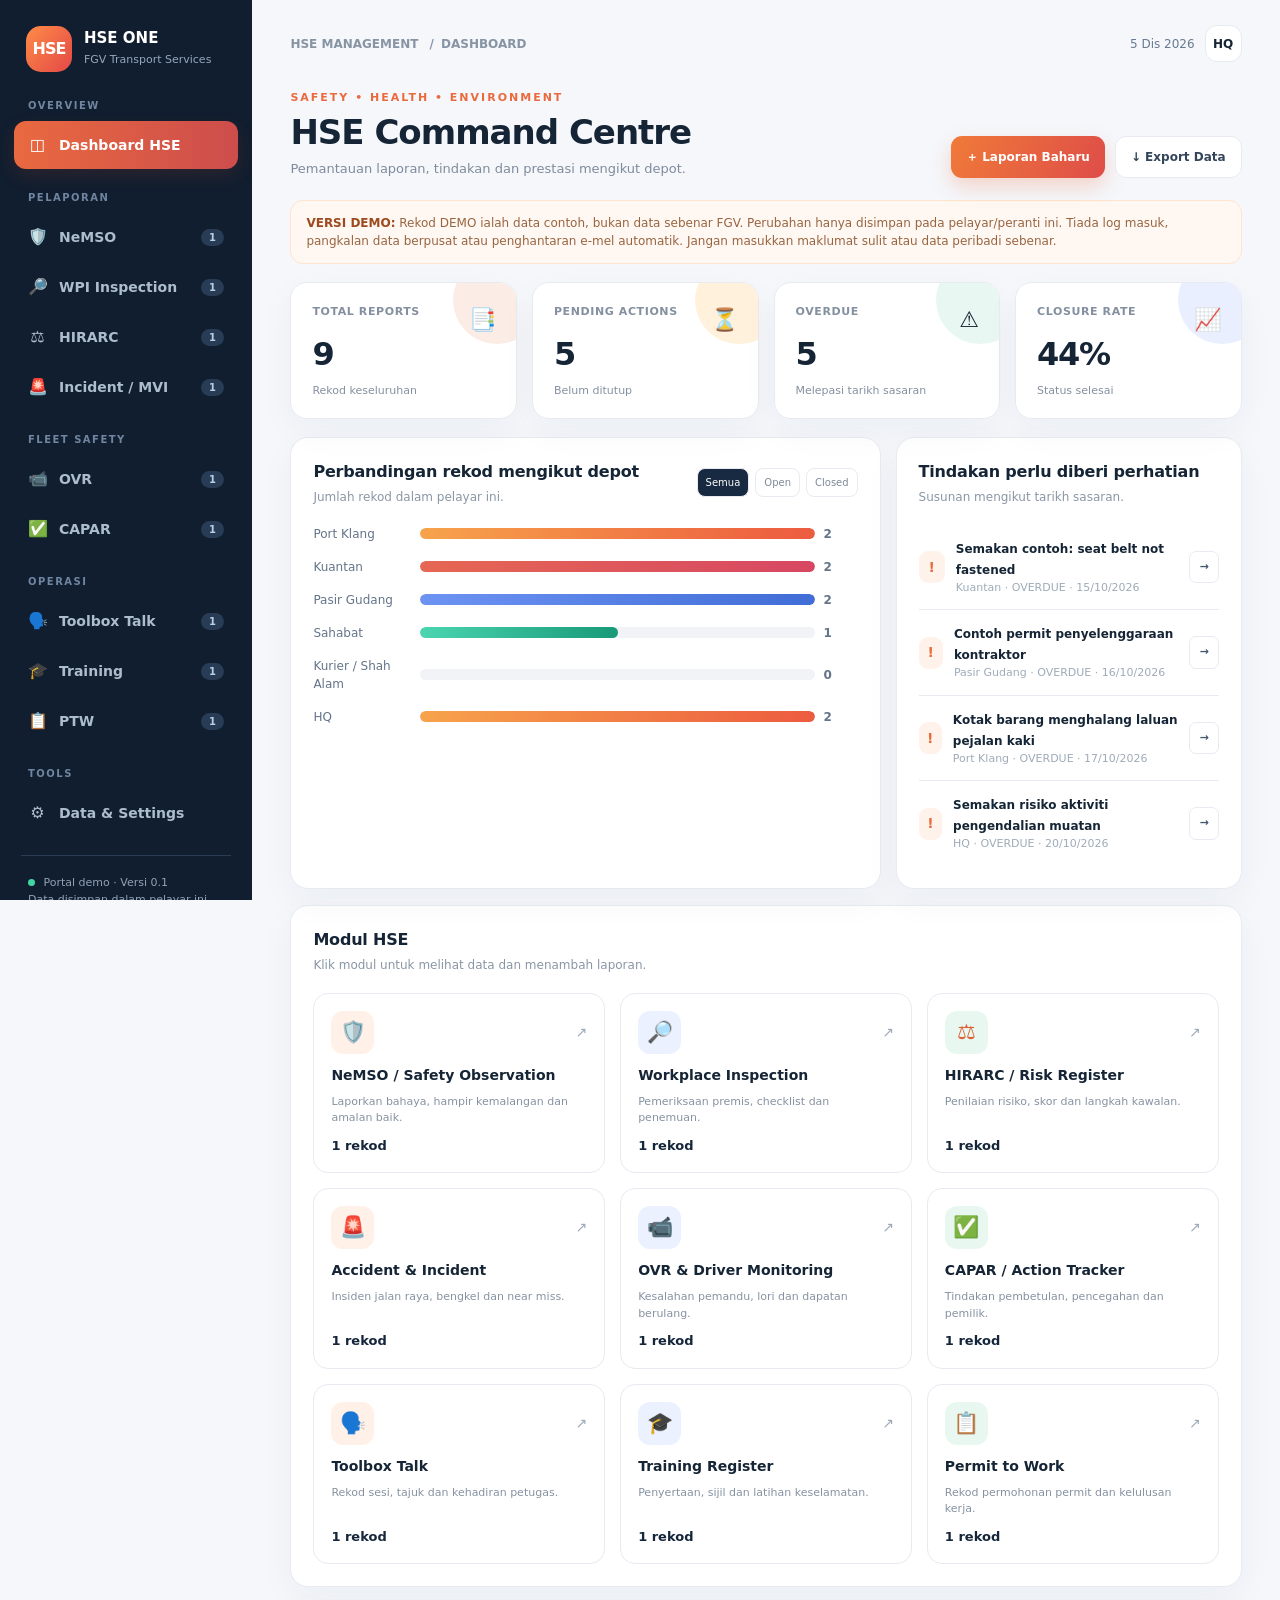
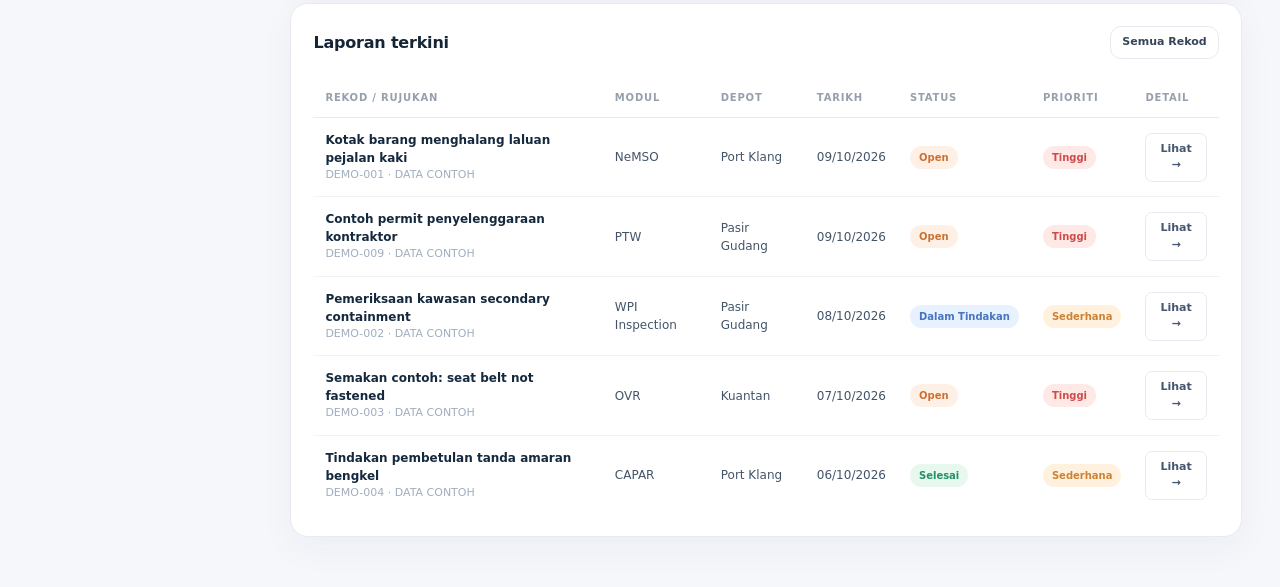
<file: hse-portal/index.html>
<!doctype html>
<html lang="ms">
<head><meta charset="UTF-8"><meta name="viewport" content="width=device-width, initial-scale=1">
<meta name="theme-color" content="#111e2f"><meta name="description" content="HSE Management Portal Preview — modul laporan keselamatan dan pemantauan depot.">
<title>HSE One | FGV Transport — Portal Demo</title>
<link rel="stylesheet" href="./styles.css"></head>
<body>
<div class="shell">
<aside class="sidebar" aria-label="Menu navigasi">
<div class="brand"><div class="brandmark">HSE</div><div class="brandtext"><strong>HSE ONE</strong><small>FGV Transport Services</small></div></div>
<div id="sideNav"></div>
<div class="side-foot"><span class="online-dot"></span> Portal demo · Versi 0.1<br>Data disimpan dalam pelayar ini sahaja.</div>
</aside>
<main class="main">
<div class="topbar"><div class="breadcrumb">HSE MANAGEMENT <span style="padding:0 7px">/</span><span id="crumb">DASHBOARD</span></div>
<div class="toptools"><div class="clock" id="clock"></div><div class="avatar">HQ</div></div></div>
<div id="screen" aria-live="polite"></div>
</main>
</div>
<div id="modal" class="hidden"></div><div id="toast" class="toast hidden" role="status"></div>
<input type="file" accept=".json,application/json" id="importFile" class="hidden">
<script src="./app.js" defer></script>
</body>
</html>
</file>
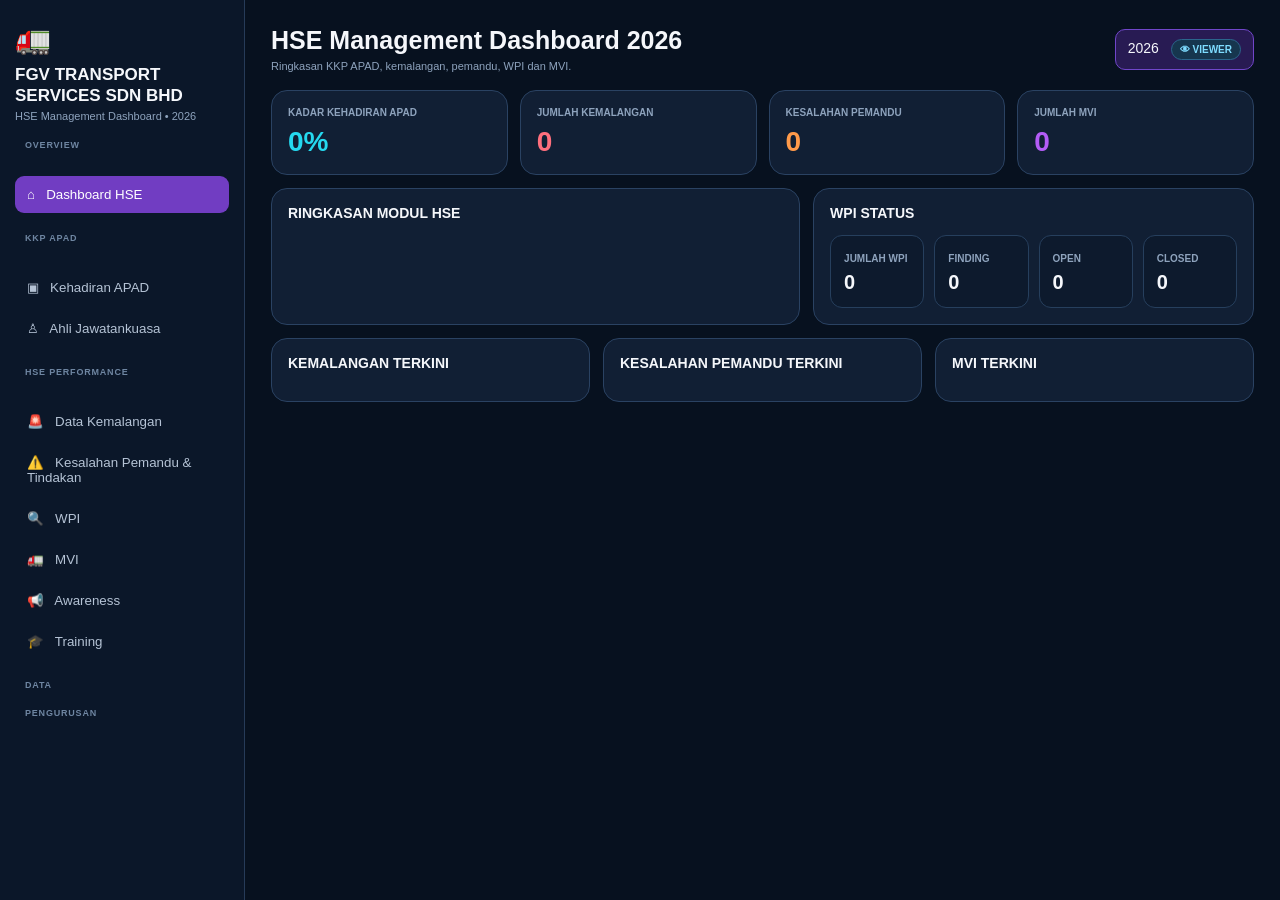
<file: HSE_Management_Dashboard_2026_2_Mode.html>
<!doctype html>
<html lang="ms">
<head>
<meta charset="utf-8">
<meta name="viewport" content="width=device-width,initial-scale=1">
<title>HSE Management Dashboard 2026</title>
<style>
*{box-sizing:border-box}html{scroll-behavior:smooth}
body{margin:0;background:#07111f;color:#f5f7fb;font:14px Arial,Helvetica,sans-serif}
.app{display:flex;min-height:100vh}
aside{width:245px;background:#0b1729;border-right:1px solid #263b58;padding:22px 15px;position:sticky;top:0;height:100vh;overflow:auto}
.logo{font-size:29px}.brand{font-weight:800;font-size:17px;line-height:1.25;margin:8px 0 3px}.muted{color:#8ea3bd;font-size:11px}
nav{margin-top:24px}nav button,.side-action{width:100%;border:0;border-radius:9px;padding:11px 12px;text-align:left;background:transparent;color:#b5c3d5;cursor:pointer;margin:2px 0}
nav button:hover,nav button.active,.side-action:hover{background:#713dc2;color:#fff}
.group-title{color:#6f86a2;font-size:9px;font-weight:800;margin:18px 10px 5px;letter-spacing:.8px}
main{flex:1;padding:26px;max-width:1600px;min-width:0}
.top{display:flex;justify-content:space-between;gap:15px;align-items:center;margin-bottom:18px;flex-wrap:wrap}
h1{margin:0 0 5px;font-size:25px}h2{font-size:14px;margin:0 0 14px}h3{font-size:12px;margin:0 0 10px}
.badge{background:#281b53;border:1px solid #7046c9;padding:9px 12px;border-radius:10px}
.section{display:none}.section.active{display:block}
.kpis{display:grid;grid-template-columns:repeat(4,minmax(0,1fr));gap:12px}
.card{background:#111f34;border:1px solid #2a4262;border-radius:16px;padding:16px;min-width:0}
.label{font-size:10px;color:#8ea3bd;font-weight:700}.kpi{font-size:28px;font-weight:800;margin-top:8px}
.cyan{color:#25d9ef}.purple{color:#b35cf6}.green{color:#35d49a}.orange{color:#ff9a4a}.pink{color:#ef5ca8}.red{color:#ff6f7d}
.grid2{display:grid;grid-template-columns:1.2fr 1fr;gap:13px;margin-top:13px}
.grid3{display:grid;grid-template-columns:repeat(3,minmax(0,1fr));gap:13px;margin-top:13px}
table{width:100%;border-collapse:collapse;font-size:11px}th,td{padding:8px;border-bottom:1px solid #293d58;text-align:left;vertical-align:top}th{color:#8ea3bd;position:sticky;top:0;background:#111f34}
.btnlink{border:0;background:none;color:#fff;cursor:pointer;text-align:left;padding:0}.btnlink:hover{color:#25d9ef;text-decoration:underline}
.toolbar{display:flex;gap:8px;flex-wrap:wrap;margin:12px 0}.toolbar button,.primary,.secondary,.danger{border:1px solid #385272;color:#fff;padding:9px 12px;border-radius:8px;cursor:pointer;background:#213551}
.primary{background:#713dc2;border-color:#8d59dd}.danger{background:#6b2430;border-color:#9a394a}.secondary{background:#213551}
.table-wrap{overflow:auto;border:1px solid #2a4262;border-radius:12px;max-height:560px}
input,select,textarea{background:#0d1a2d;color:#fff;border:1px solid #385272;border-radius:7px;padding:8px;font:inherit;width:100%}
textarea{min-height:80px;resize:vertical}.form-grid{display:grid;grid-template-columns:repeat(3,minmax(0,1fr));gap:10px}.form-grid .wide{grid-column:span 2}.form-grid .full{grid-column:1/-1}
.note{padding:10px;background:#0d1a2d;border:1px solid #2a4262;border-radius:9px;color:#a9bad0;font-size:11px}
.pill{display:inline-block;padding:3px 8px;border-radius:999px;font-size:10px}.pill.green{background:#103e34;border:1px solid #287b61}.pill.orange{background:#4b3119;border:1px solid #875b2d}.pill.red{background:#4a1f29;border:1px solid #883647}.pill.blue{background:#16364e;border:1px solid #2b658c}
.bars{height:230px;display:flex;align-items:flex-end;gap:10px;border-bottom:1px solid #314761;padding:10px 5px 0}.bargrp{flex:1;height:100%;display:flex;align-items:flex-end;justify-content:center;gap:4px;position:relative}.bar{width:20px;border:0;border-radius:6px 6px 0 0;cursor:pointer}.bar:hover{filter:brightness(1.3);transform:translateY(-3px)}.bh{background:#25c8ec}.ba{background:#ed4897}.xl{position:absolute;bottom:-22px;color:#93a8c0;font-size:10px}.bv{position:absolute;bottom:-39px;color:#fff;font-size:10px}.legend{margin-top:42px;color:#8ea3bd;font-size:10px}
.detail{display:none;margin-top:13px}.detail.show{display:block}.detailbox{background:#0d1a2d;border:1px solid #315071;border-radius:14px;padding:16px}.close{float:right;background:#263b59;color:#fff;border:0;border-radius:7px;padding:6px 9px;cursor:pointer}
.status{color:#7ef2bf;font-size:10px;padding:9px}.empty{padding:28px;text-align:center;color:#7790ad}
.module-title{display:flex;justify-content:space-between;gap:10px;align-items:center;flex-wrap:wrap;margin-bottom:13px}
.mini-grid{display:grid;grid-template-columns:repeat(4,1fr);gap:10px}.mini{padding:13px;border-radius:12px;background:#0d1a2d;border:1px solid #263f5d}.mini strong{display:block;font-size:20px;margin-top:6px}
@media(max-width:1050px){aside{width:205px}.kpis,.mini-grid{grid-template-columns:repeat(2,1fr)}.grid2,.grid3{grid-template-columns:1fr}.form-grid{grid-template-columns:1fr 1fr}}
@media(max-width:700px){.app{display:block}aside{width:100%;height:auto;position:static}.kpis,.mini-grid,.form-grid{grid-template-columns:1fr}.form-grid .wide{grid-column:auto}main{padding:14px}}

/* Viewer/Admin mode */
body.viewer-mode [data-section="attendance-edit"],
body.viewer-mode [data-section="manage"],
body.viewer-mode #exportAll, body.viewer-mode #importAllBtn,
body.viewer-mode .primary, body.viewer-mode .danger,
body.viewer-mode button[data-act="edit"], body.viewer-mode button[data-act="delete"]{display:none!important}
.mode-badge{display:inline-block;margin-left:8px;padding:4px 8px;border-radius:999px;font-size:10px;font-weight:800}.mode-view{background:#16364e;border:1px solid #2b658c;color:#7edcff}.mode-admin{background:#4b3119;border:1px solid #875b2d;color:#ffd29b}
</style>
</head>
<body>
<div class="app">
<aside>
<div class="logo">🚛</div>
<div class="brand">FGV TRANSPORT<br>SERVICES SDN BHD</div>
<div class="muted">HSE Management Dashboard • 2026</div>

<div class="group-title">OVERVIEW</div>
<nav>
<button class="active" data-section="home">⌂ &nbsp; Dashboard HSE</button>
</nav>

<div class="group-title">KKP APAD</div>
<nav>
<button data-section="attendance">▣ &nbsp; Kehadiran APAD</button>
<button data-section="attendance-edit">✎ &nbsp; Edit Kehadiran</button>
<button data-section="members">♙ &nbsp; Ahli Jawatankuasa</button>
</nav>

<div class="group-title">HSE PERFORMANCE</div>
<nav>
<button data-section="accident">🚨 &nbsp; Data Kemalangan</button>
<button data-section="driver">⚠️ &nbsp; Kesalahan Pemandu & Tindakan</button>
<button data-section="wpi">🔍 &nbsp; WPI</button>
<button data-section="mvi">🚛 &nbsp; MVI</button>
<button data-section="awareness">📢 &nbsp; Awareness</button>
<button data-section="training">🎓 &nbsp; Training</button>
</nav>

<div class="group-title">DATA</div>
<button class="side-action" id="exportAll">⬇ Export Semua Data</button>
<button class="side-action" id="importAllBtn">⬆ Import Semua Data</button>
<div class="group-title">PENGURUSAN</div>
<button class="side-action" data-section="manage">⚙️ Urus Dashboard / Edit Modul</button>
</aside>

<main>
<div class="top">
<div><h1 id="pageTitle">HSE Management Dashboard 2026</h1><div class="muted" id="pageSub">Ringkasan KKP APAD, kemalangan, pemandu, WPI dan MVI.</div></div>
<div class="badge" id="topBadge">2026</div>
</div>

<section class="section active" id="home">
<div class="kpis">
<div class="card"><div class="label">KADAR KEHADIRAN APAD</div><div class="kpi cyan" id="homeAttendance">0%</div></div>
<div class="card"><div class="label">JUMLAH KEMALANGAN</div><div class="kpi red" id="homeAccident">0</div></div>
<div class="card"><div class="label">KESALAHAN PEMANDU</div><div class="kpi orange" id="homeDriver">0</div></div>
<div class="card"><div class="label">JUMLAH MVI</div><div class="kpi purple" id="homeMVI">0</div></div>
</div>
<div class="grid2">
<div class="card"><h2>RINGKASAN MODUL HSE</h2><div id="homeModules"></div></div>
<div class="card"><h2>WPI STATUS</h2><div class="mini-grid">
<div class="mini"><span class="label">JUMLAH WPI</span><strong id="homeWPI">0</strong></div>
<div class="mini"><span class="label">FINDING</span><strong id="homeFinding">0</strong></div>
<div class="mini"><span class="label">OPEN</span><strong id="homeOpen">0</strong></div>
<div class="mini"><span class="label">CLOSED</span><strong id="homeClosed">0</strong></div>
</div></div>
</div>
<div class="grid3">
<div class="card"><h2>KEMALANGAN TERKINI</h2><div id="latestAccidents"></div></div>
<div class="card"><h2>KESALAHAN PEMANDU TERKINI</h2><div id="latestDriver"></div></div>
<div class="card"><h2>MVI TERKINI</h2><div id="latestMVI"></div></div>
</div>
</section>

<section class="section" id="attendance">
<div class="kpis">
<div class="card"><div class="label">JUMLAH AHLI</div><div class="kpi cyan" id="membersCount"></div></div>
<div class="card"><div class="label">PURATA KEHADIRAN</div><div class="kpi purple" id="avgAttendance"></div></div>
<div class="card"><div class="label">JUMLAH HADIR</div><div class="kpi green" id="presentCount"></div></div>
<div class="card"><div class="label">KADAR KESELURUHAN</div><div class="kpi orange" id="attendanceRate"></div></div>
</div>
<div class="grid2">
<div class="card"><h2>HADIR VS TIDAK HADIR • KLIK BAR</h2><div class="bars" id="bars"></div><div class="legend"><span style="color:#25c8ec">●</span> Hadir &nbsp; <span style="color:#ed4897">●</span> Tidak Hadir</div></div>
<div class="card"><h2>RINGKASAN MESYUARAT</h2><div id="meetingSummary"></div></div>
</div>
<div class="card" style="margin-top:13px"><h2>DETAIL MESYUARAT</h2><div id="meetingTable"></div></div>
</section>

<section class="section" id="attendance-edit">
<div class="card">
<div class="module-title"><div><h2>EDIT DATA KEHADIRAN</h2><div class="muted">Tambah ahli, tambah Bil mesyuarat dan kemas kini kehadiran.</div></div><div><button class="primary" id="addMeeting">＋ Tambah Bil Mesyuarat</button> <button class="primary" id="addMember">＋ Tambah Ahli</button></div></div>
<div class="toolbar"><button class="primary" id="saveAttendance">💾 Simpan</button><button class="secondary" id="resetAttendance">↺ Reset Data Asal</button><span class="status" id="attendanceStatus"></span></div>
<div class="table-wrap"><table id="attendanceEditTable"></table></div>
</div>
</section>

<section class="section" id="members"><div class="card"><h2>AHLI JAWATANKUASA</h2><div id="memberTable"></div></div></section>

<section class="section" id="accident">
<div class="module-title"><div><h2>DATA KEMALANGAN</h2><div class="muted">Daftar dan pantau semua kes kemalangan.</div></div><button class="primary" id="addAccident">＋ Tambah Kemalangan</button></div>
<div class="mini-grid">
<div class="mini"><span class="label">JUMLAH KES</span><strong id="accTotal">0</strong></div>
<div class="mini"><span class="label">OPEN</span><strong id="accOpen">0</strong></div>
<div class="mini"><span class="label">CLOSED</span><strong id="accClosed">0</strong></div>
<div class="mini"><span class="label">KEMALANGAN SERIUS</span><strong id="accSerious">0</strong></div>
</div>
<div class="card" style="margin-top:13px"><div class="table-wrap"><table id="accidentTable"></table></div></div>
</section>

<section class="section" id="driver">
<div class="module-title"><div><h2>KESALAHAN PEMANDU & TINDAKAN</h2><div class="muted">Rekod kesalahan, tindakan dan status penyelesaian.</div></div><button class="primary" id="addDriver">＋ Tambah Kesalahan</button></div>
<div class="mini-grid">
<div class="mini"><span class="label">JUMLAH KESALAHAN</span><strong id="drvTotal">0</strong></div>
<div class="mini"><span class="label">OPEN</span><strong id="drvOpen">0</strong></div>
<div class="mini"><span class="label">CLOSED</span><strong id="drvClosed">0</strong></div>
<div class="mini"><span class="label">TINDAKAN DIAMBIL</span><strong id="drvAction">0</strong></div>
</div>
<div class="card" style="margin-top:13px"><div class="table-wrap"><table id="driverTable"></table></div></div>
</section>

<section class="section" id="wpi">
<div class="module-title"><div><h2>WORKPLACE INSPECTION (WPI)</h2><div class="muted">Pemantauan inspection, finding dan closure.</div></div><button class="primary" id="addWPI">＋ Tambah WPI</button></div>
<div class="mini-grid">
<div class="mini"><span class="label">JUMLAH WPI</span><strong id="wpiTotal">0</strong></div>
<div class="mini"><span class="label">JUMLAH FINDING</span><strong id="wpiFinding">0</strong></div>
<div class="mini"><span class="label">OPEN FINDING</span><strong id="wpiOpen">0</strong></div>
<div class="mini"><span class="label">CLOSURE RATE</span><strong id="wpiRate">0%</strong></div>
</div>
<div class="card" style="margin-top:13px"><div class="table-wrap"><table id="wpiTable"></table></div></div>
</section>

<section class="section" id="mvi">
<div class="module-title"><div><h2>MOTOR VEHICLE INCIDENT (MVI)</h2><div class="muted">Pantau jumlah MVI, lokasi, kategori dan status kes.</div></div><button class="primary" id="addMVI">＋ Tambah MVI</button></div>
<div class="mini-grid">
<div class="mini"><span class="label">JUMLAH MVI</span><strong id="mviTotal">0</strong></div>
<div class="mini"><span class="label">OPEN</span><strong id="mviOpen">0</strong></div>
<div class="mini"><span class="label">CLOSED</span><strong id="mviClosed">0</strong></div>
<div class="mini"><span class="label">BULAN INI</span><strong id="mviMonth">0</strong></div>
</div>
<div class="card" style="margin-top:13px"><div class="table-wrap"><table id="mviTable"></table></div></div>
</section>


<section class="section" id="awareness"><div class="module-title"><div><h2>📢 AWARENESS</h2><div class="muted">Rekod program kesedaran HSE, hebahan, poster dan toolbox.</div></div><button class="primary" id="addAwareness">＋ Tambah Awareness</button></div><div class="mini-grid"><div class="mini"><span class="label">JUMLAH PROGRAM</span><strong id="awareTotal">0</strong></div><div class="mini"><span class="label">SELESAI</span><strong id="awareDone">0</strong></div><div class="mini"><span class="label">DALAM PERANCANGAN</span><strong id="awarePlan">0</strong></div><div class="mini"><span class="label">JUMLAH SASARAN/PESERTA</span><strong id="awarePeople">0</strong></div></div><div class="card" style="margin-top:13px"><div class="table-wrap"><table id="awarenessTable"></table></div></div></section>
<section class="section" id="training"><div class="module-title"><div><h2>🎓 TRAINING</h2><div class="muted">Rekod latihan HSE, peserta, provider dan status sijil.</div></div><button class="primary" id="addTraining">＋ Tambah Training</button></div><div class="mini-grid"><div class="mini"><span class="label">JUMLAH LATIHAN</span><strong id="trainTotal">0</strong></div><div class="mini"><span class="label">SELESAI</span><strong id="trainDone">0</strong></div><div class="mini"><span class="label">DIRANCANG</span><strong id="trainPlan">0</strong></div><div class="mini"><span class="label">JUMLAH PESERTA</span><strong id="trainPeople">0</strong></div></div><div class="card" style="margin-top:13px"><div class="table-wrap"><table id="trainingTable"></table></div></div></section>
<section class="section" id="manage"><div class="module-title"><div><h2>⚙️ URUS DASHBOARD / EDIT MODUL</h2><div class="muted">Tambah menu/modul rujukan sendiri pada sidebar.</div></div><button class="primary" id="addCustomModule">＋ Tambah Modul</button></div><div class="card"><p class="muted">Modul utama dilindungi. Modul tambahan yang anda cipta boleh dinamakan semula atau dipadam.</p><div id="customModuleList"></div></div></section>
<div class="detail" id="detail"><div class="detailbox"><button class="close" id="closeDetail">Tutup</button><div id="detailTitle" style="color:#25d9ef;font-weight:800;font-size:16px"></div><div id="detailText" style="margin-top:9px"></div></div></div>
</main>
</div>

<input type="file" id="importAllFile" accept=".json" style="display:none">

<div id="modal" style="display:none;position:fixed;inset:0;background:#000b;z-index:20;align-items:center;justify-content:center;padding:20px">
<div style="width:min(760px,100%);max-height:90vh;overflow:auto;background:#111f34;border:1px solid #3b5577;border-radius:16px;padding:20px">
<div class="module-title"><h2 id="modalTitle">Tambah Data</h2><button class="secondary" id="modalClose">Tutup</button></div>
<form id="modalForm"><div class="form-grid" id="modalFields"></div><div class="toolbar" style="justify-content:flex-end"><button type="submit" class="primary">Simpan</button></div></form>
</div></div>

<script>
const APAD_INITIAL={"headers": ["No.", "Nama", "Bil 01 2026", "Bil 02 2026", "Bil 03 2026", "Bil 04 2026", "Bil 05 2026", "Bil 06 2026", "Bil 07 2026"], "rows": [["1", "Tn Hj Zainal bin Hj Ismail (Chief Operation Officer) – Pengerusi", "/", "/", null, null, null, null, null], ["2", "Khairon Shah Johari (Chief Operation Officer) – Pengerusi", "/", "/", "/", "/", "/", "/", "/"], ["3", "Hanafi Hj Mohd Wazir (Head, Corporate Services & Business Development) – Naib Pengerusi", "/", "/", "/", "/", "/", "/", "/"], ["4", "Shukri Mohd Hashim (Head, Busines Assurance) – Setiausaha", "/", "/", "/", "/", "/", "/", "/"], ["5", "Mohamad Zairullizam Mohamad Khairy (Executive HSE, OSH-C) – Pencatat Minit", "/", "/", "/", "/", "/", "/", "/"], ["6", "Mohd Shawal Bin Aman (HSE Supervisor, OSH-C / Pasir Gudang)", "/", "/", "/", "/", "/", "/", "/"], ["7", "Mohd Azwin Sundu (HSE Supervisor, OSH-C / Port Klang)", "/", "/", "/", "/", "/", "/", "/"], ["8", "Azizi Abdul Aziz (Regional Manager, East Coast)", "/", "/", "/", "/", "/", "/", "/"], ["9", "Mohd Hasalaam Mat Nasir (HSE Supervisor / OSH-C, Kuantan)", "/", "/", "/", "/", "/", "/", "/"], ["10", "Mohamad Faisal Bin Ismail (Head, Strategic Planning & Development)", "/", "/", "/", "/", "/", "/", "/"], ["11", "Norhayati Binti Hamdan (Executive Human Resource & Training)", "/", "/", "/", "/", "/", "/", "/"], ["12", "Muhammad Zaherul Adli Bin Zulkifle (Executive, Technical / Sahabat)", "/", "/", "/", "/", "/", "/", "/"], ["13", "Mohd Rahmat bin Musa (HSE Supervisor, OSH-C / Sahabat)", "/", "/", "/", "/", "/", "/", "/"], ["14", "Mohd Taufik Bin Taullah Amri (Executive, Loss Prevention & Security)", "/", "/", "/", "/", "/", "/", "/"], ["15", "Mohd Hanafee Ismail (Lead, Cargo & Side Curtain)", "/", "/", "/", "/", "/", "/", "/"], ["16", "Amirul Bin Mohd Said (Regional Manager East, Sahabat)", "/", "/", "/", "/", "/", "/", "/"], ["17", "Syahmi Ahmad Ramly (Regional Manager, Pasir Gudang)", "/", "/", "/", "/", "/", "/", "/"], ["18", "Norhafida Mohd Hamdan (HSE, Clerk / HQ)", "/", "/", "/", "/", "/", "/", "/"], ["19", "Fatimah Azleena Mohamad (Head, Distribution Centre Services (DCS))", null, "/", "/", "/", "/", "/", "/"], ["20", "Hazif Hazizi (Lead, Last Mile)", null, "/", "/", "/", "/", "/", "/"], ["21", "Shafirah Binti Kamaluddin (Penyelia HSE, Last Mile)", null, null, null, null, "/", "/", "/"], ["22", "Anizan Bin Wan Ramli (Anizan Bin Wan Ramli)", null, "/", "/", "/", "/", "/", "/"], ["23", "Muhammad Nur Alif Bin Mohd Asri (Executive, Technical / HQ)", null, null, null, null, null, null, "/"], ["24", "Muhammad Amirul Hafiz Bin Mohd Asnawi (Executive, Technical / Pasir Gudang)", null, null, null, null, null, null, "/"], ["25", "Ruhaizan Abd Razak (Executive, Procurement / HQ)", null, "/", "/", "/", "/", "/", "/"], ["26", "Mohd Ridzwan Bin Talib (Executive, MIS / HQ)", "/", "/", null, null, null, "/", "/"], ["27", "Nurul Hidayah Binti Hashim (Head of Procurement)", null, null, null, null, null, null, "/"], ["28", "Muhammad Nur Iznei bin Hashim (Regional Manager, Port Klang)", null, null, null, null, null, null, "/"], ["29", "Mohd Tarmizi bin Mohd Fuad (Lead, Corporate Affairs & Liaison)", null, null, null, null, null, null, "/"], ["30", "Mohd Fadhir Mohd Zubil (HSE Supervisor / OSH-C, Shah Alam)", "/", "/", null, null, null, null, null], ["31", "Hanin Nazhifah Bt Syahjidan (Executive, Standard & Compliance)", "/", "/", null, null, null, null, null], ["32", "Shiva Manikam (Regional Manager, Pasir Gudang)", "/", "/", null, null, null, null, null], ["33", "Mohammad Ikmal Saufie Bin Abd Shukor (Executive, Management Information System)", null, "/", "/", "/", "/", null, null], ["34", "Noraida Mahmud (Lead, Standard & Compliance, & Contract Management)", null, "/", "/", "/", null, null, null], ["35", "Mifzal Aluddin Bin Baharudin", null, null, null, "/", "/", "/", null]]};
const STORE_KEY="fgv_hse_dashboard_2026_v1";
let data={apad:JSON.parse(JSON.stringify(APAD_INITIAL)),accidents:[],driverOffences:[],wpi:[],mvi:[],awareness:[],training:[],customModules:[]};
try{const saved=localStorage.getItem(STORE_KEY);if(saved){const x=JSON.parse(saved);data={...data,...x}}}catch(e){}
const $=id=>document.getElementById(id);
const esc=s=>String(s??"").replace(/[&<>"']/g,m=>({"&":"&amp;","<":"&lt;",">":"&gt;",'"':"&quot;","'":"&#39;"}[m]));
const MODE=(new URLSearchParams(location.search).get("mode")||"view").toLowerCase()==="admin"?"admin":"view";
document.body.classList.add(MODE==="admin"?"admin-mode":"viewer-mode");
function isAdmin(){return MODE==="admin"}
function applyModeUI(){
  const badge=document.getElementById("topBadge");
  if(badge) badge.innerHTML=`2026 <span class="mode-badge ${isAdmin()?"mode-admin":"mode-view"}">${isAdmin()?"🔐 ADMIN":"👁 VIEWER"}</span>`;
  if(!isAdmin()){
    document.querySelectorAll('[data-section="attendance-edit"],[data-section="manage"]').forEach(el=>el.remove());
    const editSec=document.getElementById("attendance-edit"), manageSec=document.getElementById("manage");
    if(editSec) editSec.remove(); if(manageSec) manageSec.remove();
  }
}

function persist(){try{localStorage.setItem(STORE_KEY,JSON.stringify(data))}catch(e){}}
function meetings(){return data.apad.headers.slice(2)}
function meetingStats(){return meetings().map((name,j)=>{const p=data.apad.rows.filter(r=>r[j+2]==="/").length;return{name,present:p,absent:data.apad.rows.length-p,pct:data.apad.rows.length?p/data.apad.rows.length:0,col:j+2}})}
function pill(status){const s=(status||"").toLowerCase();let c=s.includes("close")||s.includes("selesai")?"green":s.includes("open")||s.includes("belum")?"red":"orange";return `<span class="pill ${c}">${esc(status||"-")}</span>`}
function showDetail(title,html){$("detailTitle").textContent=title;$("detailText").innerHTML=html;$("detail").classList.add("show");$("detail").scrollIntoView({behavior:"smooth",block:"nearest"})}
$("closeDetail").onclick=()=>$("detail").classList.remove("show");

function switchSection(id){
 document.querySelectorAll(".section").forEach(s=>s.classList.toggle("active",s.id===id));
 document.querySelectorAll("nav button").forEach(b=>b.classList.toggle("active",b.dataset.section===id));
 const labels={home:["HSE Management Dashboard 2026","Ringkasan KKP APAD, kemalangan, pemandu, WPI dan MVI."],attendance:["Kehadiran KKP APAD 2026","Analisis kehadiran mengikut Bil mesyuarat."],"attendance-edit":["Edit Kehadiran APAD","Tambah Bil, ahli dan status kehadiran."],members:["Ahli Jawatankuasa KKP APAD","Rekod kehadiran setiap ahli."],accident:["Data Kemalangan","Daftar, pantau dan semak status kes kemalangan."],driver:["Kesalahan Pemandu & Tindakan","Pantau kesalahan dan tindakan susulan."],wpi:["Workplace Inspection (WPI)","Pemantauan finding dan closure."],mvi:["Motor Vehicle Incident (MVI)","Pemantauan MVI 2026."],awareness:["Awareness HSE","Program kesedaran, hebahan dan engagement HSE."],training:["Training HSE","Rekod latihan, peserta, provider dan sijil."],manage:["Urus Dashboard / Edit Modul","Tambah dan urus modul tambahan dashboard."]};
 $("pageTitle").textContent=labels[id][0];$("pageSub").textContent=labels[id][1];window.scrollTo({top:0,behavior:"smooth"})
}
document.querySelectorAll("[data-section]").forEach(b=>b.onclick=()=>switchSection(b.dataset.section));

function renderAPAD(){
 const ms=meetingStats(),n=data.apad.rows.length,total=ms.reduce((a,x)=>a+x.present,0),opp=n*ms.length,rate=opp?total/opp:0,avg=ms.length?ms.reduce((a,x)=>a+x.pct,0)/ms.length:0;
 $("membersCount").textContent=n;$("avgAttendance").textContent=(avg*100).toFixed(1)+"%";$("presentCount").textContent=total;$("attendanceRate").textContent=(rate*100).toFixed(1)+"%";
 $("bars").innerHTML=ms.map((m,i)=>`<div class="bargrp"><button class="bar bh" style="height:${Math.max(8,m.present*6.5)}px" data-meet="${i}"></button><button class="bar ba" style="height:${Math.max(8,m.absent*6.5)}px" data-meet="${i}"></button><span class="xl">${esc(m.name.replace(" 2026",""))}</span><span class="bv">${m.present}/${m.absent}</span></div>`).join("");
 document.querySelectorAll("[data-meet]").forEach(b=>b.onclick=()=>meetingDetail(ms[+b.dataset.meet]));
 $("meetingSummary").innerHTML=ms.map((m,i)=>`<button class="btnlink" style="display:block;width:100%;padding:9px 0;border-bottom:1px solid #293d58" data-meet-summary="${i}"><b>${esc(m.name)}</b><span style="float:right;color:#25d9ef">${m.present}/${n} • ${(m.pct*100).toFixed(1)}%</span></button>`).join("");
 document.querySelectorAll("[data-meet-summary]").forEach(b=>b.onclick=()=>meetingDetail(ms[+b.dataset.meetSummary]));
 $("meetingTable").innerHTML=`<table><tr><th>Bil</th><th>Hadir</th><th>Tidak Hadir</th><th>%</th></tr>${ms.map((m,i)=>`<tr><td><button class="btnlink" data-meet-table="${i}">${esc(m.name)}</button></td><td>${m.present}</td><td>${m.absent}</td><td>${(m.pct*100).toFixed(1)}%</td></tr>`).join("")}</table>`;
 document.querySelectorAll("[data-meet-table]").forEach(b=>b.onclick=()=>meetingDetail(ms[+b.dataset.meetTable]));
 renderAttendanceEdit();renderMembers();
 return {rate,total,opp,n,ms};
}
function meetingDetail(m){
 const hadir=data.apad.rows.filter(r=>r[m.col]==="/"),tidak=data.apad.rows.filter(r=>r[m.col]!=="/");
 const h=hadir.map((r,i)=>`<div style="padding:6px 0;border-bottom:1px solid #293d58">${i+1}. ${esc(r[1])}</div>`).join("")||"Tiada";
 const t=tidak.map((r,i)=>`<div style="padding:6px 0;border-bottom:1px solid #293d58">${i+1}. ${esc(r[1])}</div>`).join("")||"Tiada";
 showDetail(m.name,`<p><b>${m.present}</b> hadir • <b>${m.absent}</b> tidak hadir • <b>${(m.pct*100).toFixed(1)}%</b></p><div class="grid2"><div><h3 style="color:#35d49a">SENARAI HADIR (${hadir.length})</h3>${h}</div><div><h3 style="color:#ef5ca8">SENARAI TIDAK HADIR (${tidak.length})</h3>${t}</div></div>`)
}
function renderAttendanceEdit(){
 let h=`<tr><th>No.</th><th style="min-width:340px">Nama</th>${meetings().map(x=>`<th>${esc(x)}</th>`).join("")}</tr>`;
 data.apad.rows.forEach((r,i)=>{h+=`<tr><td>${i+1}</td><td><input class="apad-name" data-r="${i}" value="${esc(r[1])}"></td>${meetings().map((_,j)=>`<td><select class="apad-att" data-r="${i}" data-c="${j+2}"><option value="">Tidak Hadir</option><option value="/" ${r[j+2]==="/"?"selected":""}>Hadir</option></select></td>`).join("")}</tr>`});
 $("attendanceEditTable").innerHTML=h
}
function renderMembers(){
 $("memberTable").innerHTML=`<table><tr><th>No.</th><th>Nama</th><th>Hadir</th><th>%</th></tr>${data.apad.rows.map((r,i)=>{let a=meetings().filter((_,j)=>r[j+2]==="/").length;return`<tr><td>${i+1}</td><td><button class="btnlink member-btn" data-i="${i}">${esc(r[1])}</button></td><td>${a}/${meetings().length}</td><td>${meetings().length?(a/meetings().length*100).toFixed(1):0}%</td></tr>`}).join("")}</table>`;
 document.querySelectorAll(".member-btn").forEach(b=>b.onclick=()=>{let r=data.apad.rows[+b.dataset.i];showDetail(r[1],meetings().map((m,j)=>`${esc(m)}: <b>${r[j+2]==="/"?"Hadir":"Tidak Hadir"}</b>`).join("<br>"))})
}
$("saveAttendance").onclick=()=>{document.querySelectorAll(".apad-name").forEach(x=>data.apad.rows[+x.dataset.r][1]=x.value.trim());document.querySelectorAll(".apad-att").forEach(x=>data.apad.rows[+x.dataset.r][+x.dataset.c]=x.value);persist();renderAll();$("attendanceStatus").textContent="Disimpan ✓";setTimeout(()=>$("attendanceStatus").textContent="",1500)};
$("resetAttendance").onclick=()=>{if(confirm("Reset data APAD kepada data asal?")){data.apad=JSON.parse(JSON.stringify(APAD_INITIAL));persist();renderAll()}};

function addSimpleAPAD(type){
 const v=prompt(type==="meeting"?"Nama Bil mesyuarat, contoh: Bil 08 2026":"Nama ahli");
 if(!v)return;if(type==="meeting"){data.apad.headers.push(v);data.apad.rows.forEach(r=>r.push(null))}else{data.apad.rows.push([String(data.apad.rows.length+1),v,...meetings().map(()=>null)])}persist();renderAll()
}
$("addMeeting").onclick=()=>addSimpleAPAD("meeting");$("addMember").onclick=()=>addSimpleAPAD("member");

const schemas={
accident:[
["date","Tarikh","date"],["location","Lokasi","text"],["depot","Depot / Wilayah","text"],["vehicle","No. Kenderaan","text"],["type","Jenis Kemalangan","text"],["severity","Tahap","select",["Minor","Serious","Fatal"]],["cause","Punca / Ringkasan","textarea"],["status","Status","select",["Open","Closed"]],["action","Tindakan Susulan","textarea"]],
driver:[
["date","Tarikh","date"],["driver","Nama Pemandu","text"],["depot","Depot","text"],["vehicle","No. Kenderaan","text"],["offence","Jenis Kesalahan","select",["Speed Violation","Tidak Memakai Seat Belt","Penggunaan Telefon","OVR Tampering","Blackout Hours","Fatigue / Rest Hours","Lain-lain"]],["detail","Butiran Kesalahan","textarea"],["action","Tindakan / Consequence Management","textarea"],["status","Status","select",["Open","Closed"]]],
wpi:[
["date","Tarikh Inspection","date"],["site","Depot / Lokasi","text"],["inspector","Pemeriksa","text"],["scope","Skop Inspection","text"],["findings","Jumlah Finding","number"],["closed","Finding Closed","number"],["action","Tindakan / Catatan","textarea"],["status","Status","select",["Open","Closed"]]],
awareness:[["date","Tarikh","date"],["title","Tajuk Awareness","text"],["category","Kategori / Medium","text"],["target","Sasaran / Depot","text"],["people","Jumlah Peserta / Penerima","number"],["status","Status","select",["Dirancang","Selesai"]],["notes","Catatan / Rujukan","textarea"]],
training:[["date","Tarikh","date"],["title","Nama Latihan","text"],["location","Lokasi","text"],["provider","Trainer / Provider","text"],["depot","Depot / Sasaran","text"],["participants","Jumlah Peserta","number"],["expiry","Tarikh Luput Sijil (jika ada)","date"],["status","Status","select",["Dirancang","Selesai"]],["notes","Catatan / Rujukan","textarea"]],
mvi:[
["date","Tarikh","date"],["depot","Depot / Wilayah","text"],["vehicle","No. Kenderaan","text"],["location","Lokasi","text"],["category","Kategori MVI","text"],["description","Ringkasan Insiden","textarea"],["status","Status","select",["Open","Closed"]],["action","Tindakan Susulan","textarea"]]
};
let modalMode="", editIndex=null;
function openModal(mode,index=null){
 modalMode=mode;editIndex=index;$("modal").style.display="flex";
 const titles={accident:"Data Kemalangan",driver:"Kesalahan Pemandu & Tindakan",wpi:"Workplace Inspection (WPI)",mvi:"Motor Vehicle Incident (MVI)",awareness:"Awareness",training:"Training"};
 $("modalTitle").textContent=(index===null?"Tambah ":"Edit ")+titles[mode];
 const collection=mode==="accident"?data.accidents:mode==="driver"?data.driverOffences:data[mode];
 const rec=index===null?{}:collection[index];
 $("modalFields").innerHTML=schemas[mode].map(f=>{const [key,label,type,opts]=f,val=rec[key]??"";if(type==="select")return`<label><span class="muted">${label}</span><select name="${key}">${opts.map(o=>`<option ${o===val?"selected":""}>${o}</option>`).join("")}</select></label>`;if(type==="textarea")return`<label class="wide"><span class="muted">${label}</span><textarea name="${key}">${esc(val)}</textarea></label>`;return`<label><span class="muted">${label}</span><input name="${key}" type="${type}" value="${esc(val)}"></label>`}).join("")
}
$("modalClose").onclick=()=>$("modal").style.display="none";
$("modalForm").onsubmit=e=>{e.preventDefault();const fd=new FormData(e.target),rec={};schemas[modalMode].forEach(f=>rec[f[0]]=fd.get(f[0])||"");const arr=modalMode==="accident"?data.accidents:modalMode==="driver"?data.driverOffences:data[modalMode];if(editIndex===null)arr.push(rec);else arr[editIndex]=rec;$("modal").style.display="none";persist();renderAll()};
$("addAccident").onclick=()=>openModal("accident");$("addDriver").onclick=()=>openModal("driver");$("addWPI").onclick=()=>openModal("wpi");$("addMVI").onclick=()=>openModal("mvi");$("addAwareness").onclick=()=>openModal("awareness");$("addTraining").onclick=()=>openModal("training");

function actionButtons(mode,i){if(!isAdmin())return "";return`<button class="btnlink edit-record" data-mode="${mode}" data-i="${i}">Edit</button> &nbsp; <button class="btnlink delete-record" style="color:#ff7585" data-mode="${mode}" data-i="${i}">Padam</button>`}
function bindRecordButtons(){document.querySelectorAll(".edit-record").forEach(b=>b.onclick=()=>openModal(b.dataset.mode,+b.dataset.i));document.querySelectorAll(".delete-record").forEach(b=>b.onclick=()=>{if(!confirm("Padam rekod ini?"))return;const arr=b.dataset.mode==="accident"?data.accidents:b.dataset.mode==="driver"?data.driverOffences:data[b.dataset.mode];arr.splice(+b.dataset.i,1);persist();renderAll()})}

function renderAccidents(){
 const a=data.accidents;$("accTotal").textContent=a.length;$("accOpen").textContent=a.filter(x=>x.status==="Open").length;$("accClosed").textContent=a.filter(x=>x.status==="Closed").length;$("accSerious").textContent=a.filter(x=>x.severity==="Serious"||x.severity==="Fatal").length;
 $("accidentTable").innerHTML=a.length?`<tr><th>Tarikh</th><th>Depot</th><th>Kenderaan</th><th>Lokasi</th><th>Jenis</th><th>Tahap</th><th>Status</th><th>Tindakan</th></tr>${a.map((x,i)=>`<tr><td>${esc(x.date)}</td><td>${esc(x.depot)}</td><td>${esc(x.vehicle)}</td><td>${esc(x.location)}</td><td><button class="btnlink" onclick="showDetail('Kemalangan', '${esc((x.cause||"").replace(/'/g,"&#39;"))}')">${esc(x.type)}</button></td><td>${pill(x.severity)}</td><td>${pill(x.status)}</td><td>${actionButtons("accident",i)}</td></tr>`).join("")}`:`<tr><td class="empty">Belum ada data kemalangan. Klik “Tambah Kemalangan”.</td></tr>`
}
function renderDriver(){
 const a=data.driverOffences;$("drvTotal").textContent=a.length;$("drvOpen").textContent=a.filter(x=>x.status==="Open").length;$("drvClosed").textContent=a.filter(x=>x.status==="Closed").length;$("drvAction").textContent=a.filter(x=>(x.action||"").trim()).length;
 $("driverTable").innerHTML=a.length?`<tr><th>Tarikh</th><th>Pemandu</th><th>Depot</th><th>Kenderaan</th><th>Kesalahan</th><th>Tindakan</th><th>Status</th><th></th></tr>${a.map((x,i)=>`<tr><td>${esc(x.date)}</td><td>${esc(x.driver)}</td><td>${esc(x.depot)}</td><td>${esc(x.vehicle)}</td><td>${esc(x.offence)}</td><td>${esc(x.action)}</td><td>${pill(x.status)}</td><td>${actionButtons("driver",i)}</td></tr>`).join("")}`:`<tr><td class="empty">Belum ada data kesalahan pemandu.</td></tr>`
}
function renderWPI(){
 const a=data.wpi,totalF=a.reduce((s,x)=>s+(+x.findings||0),0),closed=a.reduce((s,x)=>s+(+x.closed||0),0),open=Math.max(0,totalF-closed);$("wpiTotal").textContent=a.length;$("wpiFinding").textContent=totalF;$("wpiOpen").textContent=open;$("wpiRate").textContent=totalF?((closed/totalF)*100).toFixed(1)+"%":"0%";
 $("wpiTable").innerHTML=a.length?`<tr><th>Tarikh</th><th>Lokasi</th><th>Pemeriksa</th><th>Skop</th><th>Finding</th><th>Closed</th><th>Closure %</th><th>Status</th><th></th></tr>${a.map((x,i)=>{const f=+x.findings||0,c=+x.closed||0;return`<tr><td>${esc(x.date)}</td><td>${esc(x.site)}</td><td>${esc(x.inspector)}</td><td>${esc(x.scope)}</td><td>${f}</td><td>${c}</td><td>${f?((c/f)*100).toFixed(1):0}%</td><td>${pill(x.status)}</td><td>${actionButtons("wpi",i)}</td></tr>`}).join("")}`:`<tr><td class="empty">Belum ada data WPI.</td></tr>`
 return {totalF,closed,open}
}
function renderMVI(){
 const a=data.mvi;$("mviTotal").textContent=a.length;$("mviOpen").textContent=a.filter(x=>x.status==="Open").length;$("mviClosed").textContent=a.filter(x=>x.status==="Closed").length;const now=new Date(),ym=now.toISOString().slice(0,7);$("mviMonth").textContent=a.filter(x=>(x.date||"").slice(0,7)===ym).length;
 $("mviTable").innerHTML=a.length?`<tr><th>Tarikh</th><th>Depot</th><th>Kenderaan</th><th>Lokasi</th><th>Kategori</th><th>Status</th><th>Tindakan</th><th></th></tr>${a.map((x,i)=>`<tr><td>${esc(x.date)}</td><td>${esc(x.depot)}</td><td>${esc(x.vehicle)}</td><td>${esc(x.location)}</td><td>${esc(x.category)}</td><td>${pill(x.status)}</td><td>${esc(x.action)}</td><td>${actionButtons("mvi",i)}</td></tr>`).join("")}`:`<tr><td class="empty">Belum ada data MVI.</td></tr>`
}
function renderAwareness(){const a=data.awareness||[];$("awareTotal").textContent=a.length;$("awareDone").textContent=a.filter(x=>x.status==="Selesai").length;$("awarePlan").textContent=a.filter(x=>x.status==="Dirancang").length;$("awarePeople").textContent=a.reduce((s,x)=>s+(+x.people||0),0);$("awarenessTable").innerHTML=a.length?`<tr><th>Tarikh</th><th>Tajuk</th><th>Kategori</th><th>Sasaran</th><th>Jumlah</th><th>Status</th><th>Catatan</th><th></th></tr>${a.map((x,i)=>`<tr><td>${esc(x.date)}</td><td>${esc(x.title)}</td><td>${esc(x.category)}</td><td>${esc(x.target)}</td><td>${esc(x.people)}</td><td>${pill(x.status)}</td><td>${esc(x.notes)}</td><td>${actionButtons("awareness",i)}</td></tr>`).join("")}`:`<tr><td class="empty">Belum ada data Awareness.</td></tr>`}
function renderTraining(){const a=data.training||[];$("trainTotal").textContent=a.length;$("trainDone").textContent=a.filter(x=>x.status==="Selesai").length;$("trainPlan").textContent=a.filter(x=>x.status==="Dirancang").length;$("trainPeople").textContent=a.reduce((s,x)=>s+(+x.participants||0),0);$("trainingTable").innerHTML=a.length?`<tr><th>Tarikh</th><th>Latihan</th><th>Lokasi</th><th>Provider</th><th>Depot</th><th>Peserta</th><th>Luput</th><th>Status</th><th></th></tr>${a.map((x,i)=>`<tr><td>${esc(x.date)}</td><td>${esc(x.title)}</td><td>${esc(x.location)}</td><td>${esc(x.provider)}</td><td>${esc(x.depot)}</td><td>${esc(x.participants)}</td><td>${esc(x.expiry)}</td><td>${pill(x.status)}</td><td>${actionButtons("training",i)}</td></tr>`).join("")}`:`<tr><td class="empty">Belum ada data Training.</td></tr>`}
function renderCustomModules(){const a=data.customModules||[];$("customModuleList").innerHTML=a.length?a.map((x,i)=>`<div style="padding:12px;border-bottom:1px solid #293d58"><b>${esc(x.icon||"📌")} ${esc(x.name)}</b><span style="float:right"><button class="btnlink" onclick="renameCustom(${i})">Rename</button> &nbsp; <button class="btnlink" style="color:#ff7585" onclick="deleteCustom(${i})">Padam</button></span><div class="muted">${esc(x.description||"Modul tambahan")}</div></div>`).join(""):`<div class="empty">Belum ada modul tambahan.</div>`}
window.renameCustom=i=>{const n=prompt("Nama modul baru:",data.customModules[i].name);if(n){data.customModules[i].name=n;persist();renderCustomModules()}};window.deleteCustom=i=>{if(confirm("Padam modul tambahan ini?")){data.customModules.splice(i,1);persist();renderCustomModules()}};
function renderHome(apad,wpi){
 $("homeAttendance").textContent=(apad.rate*100).toFixed(1)+"%";$("homeAccident").textContent=data.accidents.length;$("homeDriver").textContent=data.driverOffences.length;$("homeMVI").textContent=data.mvi.length;$("homeWPI").textContent=data.wpi.length;$("homeFinding").textContent=wpi.totalF;$("homeOpen").textContent=wpi.open;$("homeClosed").textContent=wpi.closed;
 $("homeModules").innerHTML=`<table><tr><th>Modul</th><th>Jumlah / Status</th><th></th></tr><tr><td>Kehadiran KKP APAD</td><td>${(apad.rate*100).toFixed(1)}%</td><td><button class="btnlink jump" data-go="attendance">Buka</button></td></tr><tr><td>Data Kemalangan</td><td>${data.accidents.length} kes</td><td><button class="btnlink jump" data-go="accident">Buka</button></td></tr><tr><td>Kesalahan Pemandu</td><td>${data.driverOffences.length} kes</td><td><button class="btnlink jump" data-go="driver">Buka</button></td></tr><tr><td>WPI</td><td>${data.wpi.length} inspection</td><td><button class="btnlink jump" data-go="wpi">Buka</button></td></tr><tr><td>MVI</td><td>${data.mvi.length} kes</td><td><button class="btnlink jump" data-go="mvi">Buka</button></td></tr><tr><td>Awareness</td><td>${data.awareness.length} program</td><td><button class="btnlink jump" data-go="awareness">Buka</button></td></tr><tr><td>Training</td><td>${data.training.length} latihan</td><td><button class="btnlink jump" data-go="training">Buka</button></td></tr></table>`;
 document.querySelectorAll(".jump").forEach(b=>b.onclick=()=>switchSection(b.dataset.go));
 const recent=(arr,renderer)=>arr.slice(-4).reverse().map(renderer).join("")||`<div class="empty">Belum ada data.</div>`;
 $("latestAccidents").innerHTML=recent(data.accidents,x=>`<div style="padding:8px 0;border-bottom:1px solid #293d58"><b>${esc(x.date||"-")}</b> • ${esc(x.depot||"-")}<br><span class="muted">${esc(x.type||"-")} • ${esc(x.vehicle||"-")}</span></div>`);
 $("latestDriver").innerHTML=recent(data.driverOffences,x=>`<div style="padding:8px 0;border-bottom:1px solid #293d58"><b>${esc(x.driver||"-")}</b><br><span class="muted">${esc(x.offence||"-")} • ${esc(x.depot||"-")}</span></div>`);
 $("latestMVI").innerHTML=recent(data.mvi,x=>`<div style="padding:8px 0;border-bottom:1px solid #293d58"><b>${esc(x.date||"-")}</b> • ${esc(x.depot||"-")}<br><span class="muted">${esc(x.category||"-")} • ${esc(x.vehicle||"-")}</span></div>`)
}
function renderAll(){const apad=renderAPAD();renderAccidents();renderDriver();const wpi=renderWPI();renderMVI();renderAwareness();renderTraining();renderCustomModules();bindRecordButtons();renderHome(apad,wpi);$("topBadge").innerHTML=`2026 • ${data.apad.rows.length} Ahli <span class="mode-badge ${isAdmin()?"mode-admin":"mode-view"}">${isAdmin()?"🔐 ADMIN":"👁 VIEWER"}</span>`}
applyModeUI();
renderAll();

if(isAdmin() && $("addCustomModule")) $("addCustomModule").onclick=()=>{const name=prompt("Nama modul baru:");if(!name)return;const icon=prompt("Ikon/emoji modul:","📌")||"📌";const description=prompt("Keterangan ringkas:","")||"";data.customModules.push({name,icon,description});persist();renderCustomModules()};
$("exportAll").onclick=()=>{const a=document.createElement("a");a.href=URL.createObjectURL(new Blob([JSON.stringify(data,null,2)],{type:"application/json"}));a.download="FGV_HSE_Dashboard_2026_Data.json";a.click();URL.revokeObjectURL(a.href)};
$("importAllBtn").onclick=()=>$("importAllFile").click();
$("importAllFile").onchange=e=>{const f=e.target.files[0];if(!f)return;const rd=new FileReader();rd.onload=()=>{try{const x=JSON.parse(rd.result);data={...data,...x};persist();renderAll();alert("Data berjaya diimport.")}catch(err){alert("Fail JSON tidak sah.")}};rd.readAsText(f)};
</script>
</body></html>
</file>
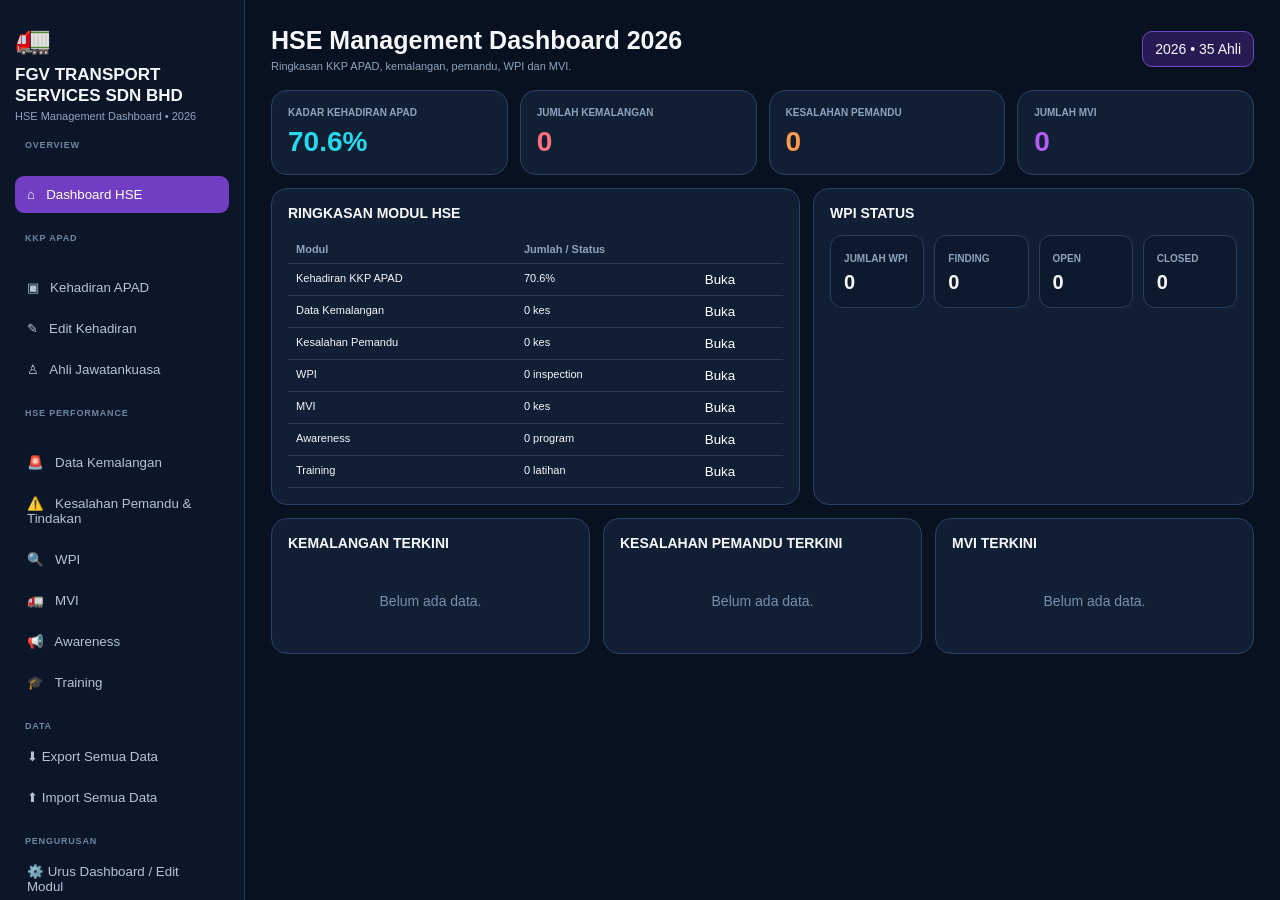
<file: HSE_Management_Dashboard_2026_v2.html>
<!doctype html>
<html lang="ms">
<head>
<meta charset="utf-8">
<meta name="viewport" content="width=device-width,initial-scale=1">
<title>HSE Management Dashboard 2026</title>
<style>
*{box-sizing:border-box}html{scroll-behavior:smooth}
body{margin:0;background:#07111f;color:#f5f7fb;font:14px Arial,Helvetica,sans-serif}
.app{display:flex;min-height:100vh}
aside{width:245px;background:#0b1729;border-right:1px solid #263b58;padding:22px 15px;position:sticky;top:0;height:100vh;overflow:auto}
.logo{font-size:29px}.brand{font-weight:800;font-size:17px;line-height:1.25;margin:8px 0 3px}.muted{color:#8ea3bd;font-size:11px}
nav{margin-top:24px}nav button,.side-action{width:100%;border:0;border-radius:9px;padding:11px 12px;text-align:left;background:transparent;color:#b5c3d5;cursor:pointer;margin:2px 0}
nav button:hover,nav button.active,.side-action:hover{background:#713dc2;color:#fff}
.group-title{color:#6f86a2;font-size:9px;font-weight:800;margin:18px 10px 5px;letter-spacing:.8px}
main{flex:1;padding:26px;max-width:1600px;min-width:0}
.top{display:flex;justify-content:space-between;gap:15px;align-items:center;margin-bottom:18px;flex-wrap:wrap}
h1{margin:0 0 5px;font-size:25px}h2{font-size:14px;margin:0 0 14px}h3{font-size:12px;margin:0 0 10px}
.badge{background:#281b53;border:1px solid #7046c9;padding:9px 12px;border-radius:10px}
.section{display:none}.section.active{display:block}
.kpis{display:grid;grid-template-columns:repeat(4,minmax(0,1fr));gap:12px}
.card{background:#111f34;border:1px solid #2a4262;border-radius:16px;padding:16px;min-width:0}
.label{font-size:10px;color:#8ea3bd;font-weight:700}.kpi{font-size:28px;font-weight:800;margin-top:8px}
.cyan{color:#25d9ef}.purple{color:#b35cf6}.green{color:#35d49a}.orange{color:#ff9a4a}.pink{color:#ef5ca8}.red{color:#ff6f7d}
.grid2{display:grid;grid-template-columns:1.2fr 1fr;gap:13px;margin-top:13px}
.grid3{display:grid;grid-template-columns:repeat(3,minmax(0,1fr));gap:13px;margin-top:13px}
table{width:100%;border-collapse:collapse;font-size:11px}th,td{padding:8px;border-bottom:1px solid #293d58;text-align:left;vertical-align:top}th{color:#8ea3bd;position:sticky;top:0;background:#111f34}
.btnlink{border:0;background:none;color:#fff;cursor:pointer;text-align:left;padding:0}.btnlink:hover{color:#25d9ef;text-decoration:underline}
.toolbar{display:flex;gap:8px;flex-wrap:wrap;margin:12px 0}.toolbar button,.primary,.secondary,.danger{border:1px solid #385272;color:#fff;padding:9px 12px;border-radius:8px;cursor:pointer;background:#213551}
.primary{background:#713dc2;border-color:#8d59dd}.danger{background:#6b2430;border-color:#9a394a}.secondary{background:#213551}
.table-wrap{overflow:auto;border:1px solid #2a4262;border-radius:12px;max-height:560px}
input,select,textarea{background:#0d1a2d;color:#fff;border:1px solid #385272;border-radius:7px;padding:8px;font:inherit;width:100%}
textarea{min-height:80px;resize:vertical}.form-grid{display:grid;grid-template-columns:repeat(3,minmax(0,1fr));gap:10px}.form-grid .wide{grid-column:span 2}.form-grid .full{grid-column:1/-1}
.note{padding:10px;background:#0d1a2d;border:1px solid #2a4262;border-radius:9px;color:#a9bad0;font-size:11px}
.pill{display:inline-block;padding:3px 8px;border-radius:999px;font-size:10px}.pill.green{background:#103e34;border:1px solid #287b61}.pill.orange{background:#4b3119;border:1px solid #875b2d}.pill.red{background:#4a1f29;border:1px solid #883647}.pill.blue{background:#16364e;border:1px solid #2b658c}
.bars{height:230px;display:flex;align-items:flex-end;gap:10px;border-bottom:1px solid #314761;padding:10px 5px 0}.bargrp{flex:1;height:100%;display:flex;align-items:flex-end;justify-content:center;gap:4px;position:relative}.bar{width:20px;border:0;border-radius:6px 6px 0 0;cursor:pointer}.bar:hover{filter:brightness(1.3);transform:translateY(-3px)}.bh{background:#25c8ec}.ba{background:#ed4897}.xl{position:absolute;bottom:-22px;color:#93a8c0;font-size:10px}.bv{position:absolute;bottom:-39px;color:#fff;font-size:10px}.legend{margin-top:42px;color:#8ea3bd;font-size:10px}
.detail{display:none;margin-top:13px}.detail.show{display:block}.detailbox{background:#0d1a2d;border:1px solid #315071;border-radius:14px;padding:16px}.close{float:right;background:#263b59;color:#fff;border:0;border-radius:7px;padding:6px 9px;cursor:pointer}
.status{color:#7ef2bf;font-size:10px;padding:9px}.empty{padding:28px;text-align:center;color:#7790ad}
.module-title{display:flex;justify-content:space-between;gap:10px;align-items:center;flex-wrap:wrap;margin-bottom:13px}
.mini-grid{display:grid;grid-template-columns:repeat(4,1fr);gap:10px}.mini{padding:13px;border-radius:12px;background:#0d1a2d;border:1px solid #263f5d}.mini strong{display:block;font-size:20px;margin-top:6px}
@media(max-width:1050px){aside{width:205px}.kpis,.mini-grid{grid-template-columns:repeat(2,1fr)}.grid2,.grid3{grid-template-columns:1fr}.form-grid{grid-template-columns:1fr 1fr}}
@media(max-width:700px){.app{display:block}aside{width:100%;height:auto;position:static}.kpis,.mini-grid,.form-grid{grid-template-columns:1fr}.form-grid .wide{grid-column:auto}main{padding:14px}}
</style>
</head>
<body>
<div class="app">
<aside>
<div class="logo">🚛</div>
<div class="brand">FGV TRANSPORT<br>SERVICES SDN BHD</div>
<div class="muted">HSE Management Dashboard • 2026</div>

<div class="group-title">OVERVIEW</div>
<nav>
<button class="active" data-section="home">⌂ &nbsp; Dashboard HSE</button>
</nav>

<div class="group-title">KKP APAD</div>
<nav>
<button data-section="attendance">▣ &nbsp; Kehadiran APAD</button>
<button data-section="attendance-edit">✎ &nbsp; Edit Kehadiran</button>
<button data-section="members">♙ &nbsp; Ahli Jawatankuasa</button>
</nav>

<div class="group-title">HSE PERFORMANCE</div>
<nav>
<button data-section="accident">🚨 &nbsp; Data Kemalangan</button>
<button data-section="driver">⚠️ &nbsp; Kesalahan Pemandu & Tindakan</button>
<button data-section="wpi">🔍 &nbsp; WPI</button>
<button data-section="mvi">🚛 &nbsp; MVI</button>
<button data-section="awareness">📢 &nbsp; Awareness</button>
<button data-section="training">🎓 &nbsp; Training</button>
</nav>

<div class="group-title">DATA</div>
<button class="side-action" id="exportAll">⬇ Export Semua Data</button>
<button class="side-action" id="importAllBtn">⬆ Import Semua Data</button>
<div class="group-title">PENGURUSAN</div>
<button class="side-action" data-section="manage">⚙️ Urus Dashboard / Edit Modul</button>
</aside>

<main>
<div class="top">
<div><h1 id="pageTitle">HSE Management Dashboard 2026</h1><div class="muted" id="pageSub">Ringkasan KKP APAD, kemalangan, pemandu, WPI dan MVI.</div></div>
<div class="badge" id="topBadge">2026</div>
</div>

<section class="section active" id="home">
<div class="kpis">
<div class="card"><div class="label">KADAR KEHADIRAN APAD</div><div class="kpi cyan" id="homeAttendance">0%</div></div>
<div class="card"><div class="label">JUMLAH KEMALANGAN</div><div class="kpi red" id="homeAccident">0</div></div>
<div class="card"><div class="label">KESALAHAN PEMANDU</div><div class="kpi orange" id="homeDriver">0</div></div>
<div class="card"><div class="label">JUMLAH MVI</div><div class="kpi purple" id="homeMVI">0</div></div>
</div>
<div class="grid2">
<div class="card"><h2>RINGKASAN MODUL HSE</h2><div id="homeModules"></div></div>
<div class="card"><h2>WPI STATUS</h2><div class="mini-grid">
<div class="mini"><span class="label">JUMLAH WPI</span><strong id="homeWPI">0</strong></div>
<div class="mini"><span class="label">FINDING</span><strong id="homeFinding">0</strong></div>
<div class="mini"><span class="label">OPEN</span><strong id="homeOpen">0</strong></div>
<div class="mini"><span class="label">CLOSED</span><strong id="homeClosed">0</strong></div>
</div></div>
</div>
<div class="grid3">
<div class="card"><h2>KEMALANGAN TERKINI</h2><div id="latestAccidents"></div></div>
<div class="card"><h2>KESALAHAN PEMANDU TERKINI</h2><div id="latestDriver"></div></div>
<div class="card"><h2>MVI TERKINI</h2><div id="latestMVI"></div></div>
</div>
</section>

<section class="section" id="attendance">
<div class="kpis">
<div class="card"><div class="label">JUMLAH AHLI</div><div class="kpi cyan" id="membersCount"></div></div>
<div class="card"><div class="label">PURATA KEHADIRAN</div><div class="kpi purple" id="avgAttendance"></div></div>
<div class="card"><div class="label">JUMLAH HADIR</div><div class="kpi green" id="presentCount"></div></div>
<div class="card"><div class="label">KADAR KESELURUHAN</div><div class="kpi orange" id="attendanceRate"></div></div>
</div>
<div class="grid2">
<div class="card"><h2>HADIR VS TIDAK HADIR • KLIK BAR</h2><div class="bars" id="bars"></div><div class="legend"><span style="color:#25c8ec">●</span> Hadir &nbsp; <span style="color:#ed4897">●</span> Tidak Hadir</div></div>
<div class="card"><h2>RINGKASAN MESYUARAT</h2><div id="meetingSummary"></div></div>
</div>
<div class="card" style="margin-top:13px"><h2>DETAIL MESYUARAT</h2><div id="meetingTable"></div></div>
</section>

<section class="section" id="attendance-edit">
<div class="card">
<div class="module-title"><div><h2>EDIT DATA KEHADIRAN</h2><div class="muted">Tambah ahli, tambah Bil mesyuarat dan kemas kini kehadiran.</div></div><div><button class="primary" id="addMeeting">＋ Tambah Bil Mesyuarat</button> <button class="primary" id="addMember">＋ Tambah Ahli</button></div></div>
<div class="toolbar"><button class="primary" id="saveAttendance">💾 Simpan</button><button class="secondary" id="resetAttendance">↺ Reset Data Asal</button><span class="status" id="attendanceStatus"></span></div>
<div class="table-wrap"><table id="attendanceEditTable"></table></div>
</div>
</section>

<section class="section" id="members"><div class="card"><h2>AHLI JAWATANKUASA</h2><div id="memberTable"></div></div></section>

<section class="section" id="accident">
<div class="module-title"><div><h2>DATA KEMALANGAN</h2><div class="muted">Daftar dan pantau semua kes kemalangan.</div></div><button class="primary" id="addAccident">＋ Tambah Kemalangan</button></div>
<div class="mini-grid">
<div class="mini"><span class="label">JUMLAH KES</span><strong id="accTotal">0</strong></div>
<div class="mini"><span class="label">OPEN</span><strong id="accOpen">0</strong></div>
<div class="mini"><span class="label">CLOSED</span><strong id="accClosed">0</strong></div>
<div class="mini"><span class="label">KEMALANGAN SERIUS</span><strong id="accSerious">0</strong></div>
</div>
<div class="card" style="margin-top:13px"><div class="table-wrap"><table id="accidentTable"></table></div></div>
</section>

<section class="section" id="driver">
<div class="module-title"><div><h2>KESALAHAN PEMANDU & TINDAKAN</h2><div class="muted">Rekod kesalahan, tindakan dan status penyelesaian.</div></div><button class="primary" id="addDriver">＋ Tambah Kesalahan</button></div>
<div class="mini-grid">
<div class="mini"><span class="label">JUMLAH KESALAHAN</span><strong id="drvTotal">0</strong></div>
<div class="mini"><span class="label">OPEN</span><strong id="drvOpen">0</strong></div>
<div class="mini"><span class="label">CLOSED</span><strong id="drvClosed">0</strong></div>
<div class="mini"><span class="label">TINDAKAN DIAMBIL</span><strong id="drvAction">0</strong></div>
</div>
<div class="card" style="margin-top:13px"><div class="table-wrap"><table id="driverTable"></table></div></div>
</section>

<section class="section" id="wpi">
<div class="module-title"><div><h2>WORKPLACE INSPECTION (WPI)</h2><div class="muted">Pemantauan inspection, finding dan closure.</div></div><button class="primary" id="addWPI">＋ Tambah WPI</button></div>
<div class="mini-grid">
<div class="mini"><span class="label">JUMLAH WPI</span><strong id="wpiTotal">0</strong></div>
<div class="mini"><span class="label">JUMLAH FINDING</span><strong id="wpiFinding">0</strong></div>
<div class="mini"><span class="label">OPEN FINDING</span><strong id="wpiOpen">0</strong></div>
<div class="mini"><span class="label">CLOSURE RATE</span><strong id="wpiRate">0%</strong></div>
</div>
<div class="card" style="margin-top:13px"><div class="table-wrap"><table id="wpiTable"></table></div></div>
</section>

<section class="section" id="mvi">
<div class="module-title"><div><h2>MOTOR VEHICLE INCIDENT (MVI)</h2><div class="muted">Pantau jumlah MVI, lokasi, kategori dan status kes.</div></div><button class="primary" id="addMVI">＋ Tambah MVI</button></div>
<div class="mini-grid">
<div class="mini"><span class="label">JUMLAH MVI</span><strong id="mviTotal">0</strong></div>
<div class="mini"><span class="label">OPEN</span><strong id="mviOpen">0</strong></div>
<div class="mini"><span class="label">CLOSED</span><strong id="mviClosed">0</strong></div>
<div class="mini"><span class="label">BULAN INI</span><strong id="mviMonth">0</strong></div>
</div>
<div class="card" style="margin-top:13px"><div class="table-wrap"><table id="mviTable"></table></div></div>
</section>


<section class="section" id="awareness"><div class="module-title"><div><h2>📢 AWARENESS</h2><div class="muted">Rekod program kesedaran HSE, hebahan, poster dan toolbox.</div></div><button class="primary" id="addAwareness">＋ Tambah Awareness</button></div><div class="mini-grid"><div class="mini"><span class="label">JUMLAH PROGRAM</span><strong id="awareTotal">0</strong></div><div class="mini"><span class="label">SELESAI</span><strong id="awareDone">0</strong></div><div class="mini"><span class="label">DALAM PERANCANGAN</span><strong id="awarePlan">0</strong></div><div class="mini"><span class="label">JUMLAH SASARAN/PESERTA</span><strong id="awarePeople">0</strong></div></div><div class="card" style="margin-top:13px"><div class="table-wrap"><table id="awarenessTable"></table></div></div></section>
<section class="section" id="training"><div class="module-title"><div><h2>🎓 TRAINING</h2><div class="muted">Rekod latihan HSE, peserta, provider dan status sijil.</div></div><button class="primary" id="addTraining">＋ Tambah Training</button></div><div class="mini-grid"><div class="mini"><span class="label">JUMLAH LATIHAN</span><strong id="trainTotal">0</strong></div><div class="mini"><span class="label">SELESAI</span><strong id="trainDone">0</strong></div><div class="mini"><span class="label">DIRANCANG</span><strong id="trainPlan">0</strong></div><div class="mini"><span class="label">JUMLAH PESERTA</span><strong id="trainPeople">0</strong></div></div><div class="card" style="margin-top:13px"><div class="table-wrap"><table id="trainingTable"></table></div></div></section>
<section class="section" id="manage"><div class="module-title"><div><h2>⚙️ URUS DASHBOARD / EDIT MODUL</h2><div class="muted">Tambah menu/modul rujukan sendiri pada sidebar.</div></div><button class="primary" id="addCustomModule">＋ Tambah Modul</button></div><div class="card"><p class="muted">Modul utama dilindungi. Modul tambahan yang anda cipta boleh dinamakan semula atau dipadam.</p><div id="customModuleList"></div></div></section>
<div class="detail" id="detail"><div class="detailbox"><button class="close" id="closeDetail">Tutup</button><div id="detailTitle" style="color:#25d9ef;font-weight:800;font-size:16px"></div><div id="detailText" style="margin-top:9px"></div></div></div>
</main>
</div>

<input type="file" id="importAllFile" accept=".json" style="display:none">

<div id="modal" style="display:none;position:fixed;inset:0;background:#000b;z-index:20;align-items:center;justify-content:center;padding:20px">
<div style="width:min(760px,100%);max-height:90vh;overflow:auto;background:#111f34;border:1px solid #3b5577;border-radius:16px;padding:20px">
<div class="module-title"><h2 id="modalTitle">Tambah Data</h2><button class="secondary" id="modalClose">Tutup</button></div>
<form id="modalForm"><div class="form-grid" id="modalFields"></div><div class="toolbar" style="justify-content:flex-end"><button type="submit" class="primary">Simpan</button></div></form>
</div></div>

<script>
const APAD_INITIAL={"headers": ["No.", "Nama", "Bil 01 2026", "Bil 02 2026", "Bil 03 2026", "Bil 04 2026", "Bil 05 2026", "Bil 06 2026", "Bil 07 2026"], "rows": [["1", "Tn Hj Zainal bin Hj Ismail (Chief Operation Officer) – Pengerusi", "/", "/", null, null, null, null, null], ["2", "Khairon Shah Johari (Chief Operation Officer) – Pengerusi", "/", "/", "/", "/", "/", "/", "/"], ["3", "Hanafi Hj Mohd Wazir (Head, Corporate Services & Business Development) – Naib Pengerusi", "/", "/", "/", "/", "/", "/", "/"], ["4", "Shukri Mohd Hashim (Head, Busines Assurance) – Setiausaha", "/", "/", "/", "/", "/", "/", "/"], ["5", "Mohamad Zairullizam Mohamad Khairy (Executive HSE, OSH-C) – Pencatat Minit", "/", "/", "/", "/", "/", "/", "/"], ["6", "Mohd Shawal Bin Aman (HSE Supervisor, OSH-C / Pasir Gudang)", "/", "/", "/", "/", "/", "/", "/"], ["7", "Mohd Azwin Sundu (HSE Supervisor, OSH-C / Port Klang)", "/", "/", "/", "/", "/", "/", "/"], ["8", "Azizi Abdul Aziz (Regional Manager, East Coast)", "/", "/", "/", "/", "/", "/", "/"], ["9", "Mohd Hasalaam Mat Nasir (HSE Supervisor / OSH-C, Kuantan)", "/", "/", "/", "/", "/", "/", "/"], ["10", "Mohamad Faisal Bin Ismail (Head, Strategic Planning & Development)", "/", "/", "/", "/", "/", "/", "/"], ["11", "Norhayati Binti Hamdan (Executive Human Resource & Training)", "/", "/", "/", "/", "/", "/", "/"], ["12", "Muhammad Zaherul Adli Bin Zulkifle (Executive, Technical / Sahabat)", "/", "/", "/", "/", "/", "/", "/"], ["13", "Mohd Rahmat bin Musa (HSE Supervisor, OSH-C / Sahabat)", "/", "/", "/", "/", "/", "/", "/"], ["14", "Mohd Taufik Bin Taullah Amri (Executive, Loss Prevention & Security)", "/", "/", "/", "/", "/", "/", "/"], ["15", "Mohd Hanafee Ismail (Lead, Cargo & Side Curtain)", "/", "/", "/", "/", "/", "/", "/"], ["16", "Amirul Bin Mohd Said (Regional Manager East, Sahabat)", "/", "/", "/", "/", "/", "/", "/"], ["17", "Syahmi Ahmad Ramly (Regional Manager, Pasir Gudang)", "/", "/", "/", "/", "/", "/", "/"], ["18", "Norhafida Mohd Hamdan (HSE, Clerk / HQ)", "/", "/", "/", "/", "/", "/", "/"], ["19", "Fatimah Azleena Mohamad (Head, Distribution Centre Services (DCS))", null, "/", "/", "/", "/", "/", "/"], ["20", "Hazif Hazizi (Lead, Last Mile)", null, "/", "/", "/", "/", "/", "/"], ["21", "Shafirah Binti Kamaluddin (Penyelia HSE, Last Mile)", null, null, null, null, "/", "/", "/"], ["22", "Anizan Bin Wan Ramli (Anizan Bin Wan Ramli)", null, "/", "/", "/", "/", "/", "/"], ["23", "Muhammad Nur Alif Bin Mohd Asri (Executive, Technical / HQ)", null, null, null, null, null, null, "/"], ["24", "Muhammad Amirul Hafiz Bin Mohd Asnawi (Executive, Technical / Pasir Gudang)", null, null, null, null, null, null, "/"], ["25", "Ruhaizan Abd Razak (Executive, Procurement / HQ)", null, "/", "/", "/", "/", "/", "/"], ["26", "Mohd Ridzwan Bin Talib (Executive, MIS / HQ)", "/", "/", null, null, null, "/", "/"], ["27", "Nurul Hidayah Binti Hashim (Head of Procurement)", null, null, null, null, null, null, "/"], ["28", "Muhammad Nur Iznei bin Hashim (Regional Manager, Port Klang)", null, null, null, null, null, null, "/"], ["29", "Mohd Tarmizi bin Mohd Fuad (Lead, Corporate Affairs & Liaison)", null, null, null, null, null, null, "/"], ["30", "Mohd Fadhir Mohd Zubil (HSE Supervisor / OSH-C, Shah Alam)", "/", "/", null, null, null, null, null], ["31", "Hanin Nazhifah Bt Syahjidan (Executive, Standard & Compliance)", "/", "/", null, null, null, null, null], ["32", "Shiva Manikam (Regional Manager, Pasir Gudang)", "/", "/", null, null, null, null, null], ["33", "Mohammad Ikmal Saufie Bin Abd Shukor (Executive, Management Information System)", null, "/", "/", "/", "/", null, null], ["34", "Noraida Mahmud (Lead, Standard & Compliance, & Contract Management)", null, "/", "/", "/", null, null, null], ["35", "Mifzal Aluddin Bin Baharudin", null, null, null, "/", "/", "/", null]]};
const STORE_KEY="fgv_hse_dashboard_2026_v1";
let data={apad:JSON.parse(JSON.stringify(APAD_INITIAL)),accidents:[],driverOffences:[],wpi:[],mvi:[],awareness:[],training:[],customModules:[]};
try{const saved=localStorage.getItem(STORE_KEY);if(saved){const x=JSON.parse(saved);data={...data,...x}}}catch(e){}
const $=id=>document.getElementById(id);
const esc=s=>String(s??"").replace(/[&<>"']/g,m=>({"&":"&amp;","<":"&lt;",">":"&gt;",'"':"&quot;","'":"&#39;"}[m]));
function persist(){try{localStorage.setItem(STORE_KEY,JSON.stringify(data))}catch(e){}}
function meetings(){return data.apad.headers.slice(2)}
function meetingStats(){return meetings().map((name,j)=>{const p=data.apad.rows.filter(r=>r[j+2]==="/").length;return{name,present:p,absent:data.apad.rows.length-p,pct:data.apad.rows.length?p/data.apad.rows.length:0,col:j+2}})}
function pill(status){const s=(status||"").toLowerCase();let c=s.includes("close")||s.includes("selesai")?"green":s.includes("open")||s.includes("belum")?"red":"orange";return `<span class="pill ${c}">${esc(status||"-")}</span>`}
function showDetail(title,html){$("detailTitle").textContent=title;$("detailText").innerHTML=html;$("detail").classList.add("show");$("detail").scrollIntoView({behavior:"smooth",block:"nearest"})}
$("closeDetail").onclick=()=>$("detail").classList.remove("show");

function switchSection(id){
 document.querySelectorAll(".section").forEach(s=>s.classList.toggle("active",s.id===id));
 document.querySelectorAll("nav button").forEach(b=>b.classList.toggle("active",b.dataset.section===id));
 const labels={home:["HSE Management Dashboard 2026","Ringkasan KKP APAD, kemalangan, pemandu, WPI dan MVI."],attendance:["Kehadiran KKP APAD 2026","Analisis kehadiran mengikut Bil mesyuarat."],"attendance-edit":["Edit Kehadiran APAD","Tambah Bil, ahli dan status kehadiran."],members:["Ahli Jawatankuasa KKP APAD","Rekod kehadiran setiap ahli."],accident:["Data Kemalangan","Daftar, pantau dan semak status kes kemalangan."],driver:["Kesalahan Pemandu & Tindakan","Pantau kesalahan dan tindakan susulan."],wpi:["Workplace Inspection (WPI)","Pemantauan finding dan closure."],mvi:["Motor Vehicle Incident (MVI)","Pemantauan MVI 2026."],awareness:["Awareness HSE","Program kesedaran, hebahan dan engagement HSE."],training:["Training HSE","Rekod latihan, peserta, provider dan sijil."],manage:["Urus Dashboard / Edit Modul","Tambah dan urus modul tambahan dashboard."]};
 $("pageTitle").textContent=labels[id][0];$("pageSub").textContent=labels[id][1];window.scrollTo({top:0,behavior:"smooth"})
}
document.querySelectorAll("[data-section]").forEach(b=>b.onclick=()=>switchSection(b.dataset.section));

function renderAPAD(){
 const ms=meetingStats(),n=data.apad.rows.length,total=ms.reduce((a,x)=>a+x.present,0),opp=n*ms.length,rate=opp?total/opp:0,avg=ms.length?ms.reduce((a,x)=>a+x.pct,0)/ms.length:0;
 $("membersCount").textContent=n;$("avgAttendance").textContent=(avg*100).toFixed(1)+"%";$("presentCount").textContent=total;$("attendanceRate").textContent=(rate*100).toFixed(1)+"%";
 $("bars").innerHTML=ms.map((m,i)=>`<div class="bargrp"><button class="bar bh" style="height:${Math.max(8,m.present*6.5)}px" data-meet="${i}"></button><button class="bar ba" style="height:${Math.max(8,m.absent*6.5)}px" data-meet="${i}"></button><span class="xl">${esc(m.name.replace(" 2026",""))}</span><span class="bv">${m.present}/${m.absent}</span></div>`).join("");
 document.querySelectorAll("[data-meet]").forEach(b=>b.onclick=()=>meetingDetail(ms[+b.dataset.meet]));
 $("meetingSummary").innerHTML=ms.map((m,i)=>`<button class="btnlink" style="display:block;width:100%;padding:9px 0;border-bottom:1px solid #293d58" data-meet-summary="${i}"><b>${esc(m.name)}</b><span style="float:right;color:#25d9ef">${m.present}/${n} • ${(m.pct*100).toFixed(1)}%</span></button>`).join("");
 document.querySelectorAll("[data-meet-summary]").forEach(b=>b.onclick=()=>meetingDetail(ms[+b.dataset.meetSummary]));
 $("meetingTable").innerHTML=`<table><tr><th>Bil</th><th>Hadir</th><th>Tidak Hadir</th><th>%</th></tr>${ms.map((m,i)=>`<tr><td><button class="btnlink" data-meet-table="${i}">${esc(m.name)}</button></td><td>${m.present}</td><td>${m.absent}</td><td>${(m.pct*100).toFixed(1)}%</td></tr>`).join("")}</table>`;
 document.querySelectorAll("[data-meet-table]").forEach(b=>b.onclick=()=>meetingDetail(ms[+b.dataset.meetTable]));
 renderAttendanceEdit();renderMembers();
 return {rate,total,opp,n,ms};
}
function meetingDetail(m){
 const hadir=data.apad.rows.filter(r=>r[m.col]==="/"),tidak=data.apad.rows.filter(r=>r[m.col]!=="/");
 const h=hadir.map((r,i)=>`<div style="padding:6px 0;border-bottom:1px solid #293d58">${i+1}. ${esc(r[1])}</div>`).join("")||"Tiada";
 const t=tidak.map((r,i)=>`<div style="padding:6px 0;border-bottom:1px solid #293d58">${i+1}. ${esc(r[1])}</div>`).join("")||"Tiada";
 showDetail(m.name,`<p><b>${m.present}</b> hadir • <b>${m.absent}</b> tidak hadir • <b>${(m.pct*100).toFixed(1)}%</b></p><div class="grid2"><div><h3 style="color:#35d49a">SENARAI HADIR (${hadir.length})</h3>${h}</div><div><h3 style="color:#ef5ca8">SENARAI TIDAK HADIR (${tidak.length})</h3>${t}</div></div>`)
}
function renderAttendanceEdit(){
 let h=`<tr><th>No.</th><th style="min-width:340px">Nama</th>${meetings().map(x=>`<th>${esc(x)}</th>`).join("")}</tr>`;
 data.apad.rows.forEach((r,i)=>{h+=`<tr><td>${i+1}</td><td><input class="apad-name" data-r="${i}" value="${esc(r[1])}"></td>${meetings().map((_,j)=>`<td><select class="apad-att" data-r="${i}" data-c="${j+2}"><option value="">Tidak Hadir</option><option value="/" ${r[j+2]==="/"?"selected":""}>Hadir</option></select></td>`).join("")}</tr>`});
 $("attendanceEditTable").innerHTML=h
}
function renderMembers(){
 $("memberTable").innerHTML=`<table><tr><th>No.</th><th>Nama</th><th>Hadir</th><th>%</th></tr>${data.apad.rows.map((r,i)=>{let a=meetings().filter((_,j)=>r[j+2]==="/").length;return`<tr><td>${i+1}</td><td><button class="btnlink member-btn" data-i="${i}">${esc(r[1])}</button></td><td>${a}/${meetings().length}</td><td>${meetings().length?(a/meetings().length*100).toFixed(1):0}%</td></tr>`}).join("")}</table>`;
 document.querySelectorAll(".member-btn").forEach(b=>b.onclick=()=>{let r=data.apad.rows[+b.dataset.i];showDetail(r[1],meetings().map((m,j)=>`${esc(m)}: <b>${r[j+2]==="/"?"Hadir":"Tidak Hadir"}</b>`).join("<br>"))})
}
$("saveAttendance").onclick=()=>{document.querySelectorAll(".apad-name").forEach(x=>data.apad.rows[+x.dataset.r][1]=x.value.trim());document.querySelectorAll(".apad-att").forEach(x=>data.apad.rows[+x.dataset.r][+x.dataset.c]=x.value);persist();renderAll();$("attendanceStatus").textContent="Disimpan ✓";setTimeout(()=>$("attendanceStatus").textContent="",1500)};
$("resetAttendance").onclick=()=>{if(confirm("Reset data APAD kepada data asal?")){data.apad=JSON.parse(JSON.stringify(APAD_INITIAL));persist();renderAll()}};

function addSimpleAPAD(type){
 const v=prompt(type==="meeting"?"Nama Bil mesyuarat, contoh: Bil 08 2026":"Nama ahli");
 if(!v)return;if(type==="meeting"){data.apad.headers.push(v);data.apad.rows.forEach(r=>r.push(null))}else{data.apad.rows.push([String(data.apad.rows.length+1),v,...meetings().map(()=>null)])}persist();renderAll()
}
$("addMeeting").onclick=()=>addSimpleAPAD("meeting");$("addMember").onclick=()=>addSimpleAPAD("member");

const schemas={
accident:[
["date","Tarikh","date"],["location","Lokasi","text"],["depot","Depot / Wilayah","text"],["vehicle","No. Kenderaan","text"],["type","Jenis Kemalangan","text"],["severity","Tahap","select",["Minor","Serious","Fatal"]],["cause","Punca / Ringkasan","textarea"],["status","Status","select",["Open","Closed"]],["action","Tindakan Susulan","textarea"]],
driver:[
["date","Tarikh","date"],["driver","Nama Pemandu","text"],["depot","Depot","text"],["vehicle","No. Kenderaan","text"],["offence","Jenis Kesalahan","select",["Speed Violation","Tidak Memakai Seat Belt","Penggunaan Telefon","OVR Tampering","Blackout Hours","Fatigue / Rest Hours","Lain-lain"]],["detail","Butiran Kesalahan","textarea"],["action","Tindakan / Consequence Management","textarea"],["status","Status","select",["Open","Closed"]]],
wpi:[
["date","Tarikh Inspection","date"],["site","Depot / Lokasi","text"],["inspector","Pemeriksa","text"],["scope","Skop Inspection","text"],["findings","Jumlah Finding","number"],["closed","Finding Closed","number"],["action","Tindakan / Catatan","textarea"],["status","Status","select",["Open","Closed"]]],
awareness:[["date","Tarikh","date"],["title","Tajuk Awareness","text"],["category","Kategori / Medium","text"],["target","Sasaran / Depot","text"],["people","Jumlah Peserta / Penerima","number"],["status","Status","select",["Dirancang","Selesai"]],["notes","Catatan / Rujukan","textarea"]],
training:[["date","Tarikh","date"],["title","Nama Latihan","text"],["location","Lokasi","text"],["provider","Trainer / Provider","text"],["depot","Depot / Sasaran","text"],["participants","Jumlah Peserta","number"],["expiry","Tarikh Luput Sijil (jika ada)","date"],["status","Status","select",["Dirancang","Selesai"]],["notes","Catatan / Rujukan","textarea"]],
mvi:[
["date","Tarikh","date"],["depot","Depot / Wilayah","text"],["vehicle","No. Kenderaan","text"],["location","Lokasi","text"],["category","Kategori MVI","text"],["description","Ringkasan Insiden","textarea"],["status","Status","select",["Open","Closed"]],["action","Tindakan Susulan","textarea"]]
};
let modalMode="", editIndex=null;
function openModal(mode,index=null){
 modalMode=mode;editIndex=index;$("modal").style.display="flex";
 const titles={accident:"Data Kemalangan",driver:"Kesalahan Pemandu & Tindakan",wpi:"Workplace Inspection (WPI)",mvi:"Motor Vehicle Incident (MVI)",awareness:"Awareness",training:"Training"};
 $("modalTitle").textContent=(index===null?"Tambah ":"Edit ")+titles[mode];
 const collection=mode==="accident"?data.accidents:mode==="driver"?data.driverOffences:data[mode];
 const rec=index===null?{}:collection[index];
 $("modalFields").innerHTML=schemas[mode].map(f=>{const [key,label,type,opts]=f,val=rec[key]??"";if(type==="select")return`<label><span class="muted">${label}</span><select name="${key}">${opts.map(o=>`<option ${o===val?"selected":""}>${o}</option>`).join("")}</select></label>`;if(type==="textarea")return`<label class="wide"><span class="muted">${label}</span><textarea name="${key}">${esc(val)}</textarea></label>`;return`<label><span class="muted">${label}</span><input name="${key}" type="${type}" value="${esc(val)}"></label>`}).join("")
}
$("modalClose").onclick=()=>$("modal").style.display="none";
$("modalForm").onsubmit=e=>{e.preventDefault();const fd=new FormData(e.target),rec={};schemas[modalMode].forEach(f=>rec[f[0]]=fd.get(f[0])||"");const arr=modalMode==="accident"?data.accidents:modalMode==="driver"?data.driverOffences:data[modalMode];if(editIndex===null)arr.push(rec);else arr[editIndex]=rec;$("modal").style.display="none";persist();renderAll()};
$("addAccident").onclick=()=>openModal("accident");$("addDriver").onclick=()=>openModal("driver");$("addWPI").onclick=()=>openModal("wpi");$("addMVI").onclick=()=>openModal("mvi");$("addAwareness").onclick=()=>openModal("awareness");$("addTraining").onclick=()=>openModal("training");

function actionButtons(mode,i){return`<button class="btnlink edit-record" data-mode="${mode}" data-i="${i}">Edit</button> &nbsp; <button class="btnlink delete-record" style="color:#ff7585" data-mode="${mode}" data-i="${i}">Padam</button>`}
function bindRecordButtons(){document.querySelectorAll(".edit-record").forEach(b=>b.onclick=()=>openModal(b.dataset.mode,+b.dataset.i));document.querySelectorAll(".delete-record").forEach(b=>b.onclick=()=>{if(!confirm("Padam rekod ini?"))return;const arr=b.dataset.mode==="accident"?data.accidents:b.dataset.mode==="driver"?data.driverOffences:data[b.dataset.mode];arr.splice(+b.dataset.i,1);persist();renderAll()})}

function renderAccidents(){
 const a=data.accidents;$("accTotal").textContent=a.length;$("accOpen").textContent=a.filter(x=>x.status==="Open").length;$("accClosed").textContent=a.filter(x=>x.status==="Closed").length;$("accSerious").textContent=a.filter(x=>x.severity==="Serious"||x.severity==="Fatal").length;
 $("accidentTable").innerHTML=a.length?`<tr><th>Tarikh</th><th>Depot</th><th>Kenderaan</th><th>Lokasi</th><th>Jenis</th><th>Tahap</th><th>Status</th><th>Tindakan</th></tr>${a.map((x,i)=>`<tr><td>${esc(x.date)}</td><td>${esc(x.depot)}</td><td>${esc(x.vehicle)}</td><td>${esc(x.location)}</td><td><button class="btnlink" onclick="showDetail('Kemalangan', '${esc((x.cause||"").replace(/'/g,"&#39;"))}')">${esc(x.type)}</button></td><td>${pill(x.severity)}</td><td>${pill(x.status)}</td><td>${actionButtons("accident",i)}</td></tr>`).join("")}`:`<tr><td class="empty">Belum ada data kemalangan. Klik “Tambah Kemalangan”.</td></tr>`
}
function renderDriver(){
 const a=data.driverOffences;$("drvTotal").textContent=a.length;$("drvOpen").textContent=a.filter(x=>x.status==="Open").length;$("drvClosed").textContent=a.filter(x=>x.status==="Closed").length;$("drvAction").textContent=a.filter(x=>(x.action||"").trim()).length;
 $("driverTable").innerHTML=a.length?`<tr><th>Tarikh</th><th>Pemandu</th><th>Depot</th><th>Kenderaan</th><th>Kesalahan</th><th>Tindakan</th><th>Status</th><th></th></tr>${a.map((x,i)=>`<tr><td>${esc(x.date)}</td><td>${esc(x.driver)}</td><td>${esc(x.depot)}</td><td>${esc(x.vehicle)}</td><td>${esc(x.offence)}</td><td>${esc(x.action)}</td><td>${pill(x.status)}</td><td>${actionButtons("driver",i)}</td></tr>`).join("")}`:`<tr><td class="empty">Belum ada data kesalahan pemandu.</td></tr>`
}
function renderWPI(){
 const a=data.wpi,totalF=a.reduce((s,x)=>s+(+x.findings||0),0),closed=a.reduce((s,x)=>s+(+x.closed||0),0),open=Math.max(0,totalF-closed);$("wpiTotal").textContent=a.length;$("wpiFinding").textContent=totalF;$("wpiOpen").textContent=open;$("wpiRate").textContent=totalF?((closed/totalF)*100).toFixed(1)+"%":"0%";
 $("wpiTable").innerHTML=a.length?`<tr><th>Tarikh</th><th>Lokasi</th><th>Pemeriksa</th><th>Skop</th><th>Finding</th><th>Closed</th><th>Closure %</th><th>Status</th><th></th></tr>${a.map((x,i)=>{const f=+x.findings||0,c=+x.closed||0;return`<tr><td>${esc(x.date)}</td><td>${esc(x.site)}</td><td>${esc(x.inspector)}</td><td>${esc(x.scope)}</td><td>${f}</td><td>${c}</td><td>${f?((c/f)*100).toFixed(1):0}%</td><td>${pill(x.status)}</td><td>${actionButtons("wpi",i)}</td></tr>`}).join("")}`:`<tr><td class="empty">Belum ada data WPI.</td></tr>`
 return {totalF,closed,open}
}
function renderMVI(){
 const a=data.mvi;$("mviTotal").textContent=a.length;$("mviOpen").textContent=a.filter(x=>x.status==="Open").length;$("mviClosed").textContent=a.filter(x=>x.status==="Closed").length;const now=new Date(),ym=now.toISOString().slice(0,7);$("mviMonth").textContent=a.filter(x=>(x.date||"").slice(0,7)===ym).length;
 $("mviTable").innerHTML=a.length?`<tr><th>Tarikh</th><th>Depot</th><th>Kenderaan</th><th>Lokasi</th><th>Kategori</th><th>Status</th><th>Tindakan</th><th></th></tr>${a.map((x,i)=>`<tr><td>${esc(x.date)}</td><td>${esc(x.depot)}</td><td>${esc(x.vehicle)}</td><td>${esc(x.location)}</td><td>${esc(x.category)}</td><td>${pill(x.status)}</td><td>${esc(x.action)}</td><td>${actionButtons("mvi",i)}</td></tr>`).join("")}`:`<tr><td class="empty">Belum ada data MVI.</td></tr>`
}
function renderAwareness(){const a=data.awareness||[];$("awareTotal").textContent=a.length;$("awareDone").textContent=a.filter(x=>x.status==="Selesai").length;$("awarePlan").textContent=a.filter(x=>x.status==="Dirancang").length;$("awarePeople").textContent=a.reduce((s,x)=>s+(+x.people||0),0);$("awarenessTable").innerHTML=a.length?`<tr><th>Tarikh</th><th>Tajuk</th><th>Kategori</th><th>Sasaran</th><th>Jumlah</th><th>Status</th><th>Catatan</th><th></th></tr>${a.map((x,i)=>`<tr><td>${esc(x.date)}</td><td>${esc(x.title)}</td><td>${esc(x.category)}</td><td>${esc(x.target)}</td><td>${esc(x.people)}</td><td>${pill(x.status)}</td><td>${esc(x.notes)}</td><td>${actionButtons("awareness",i)}</td></tr>`).join("")}`:`<tr><td class="empty">Belum ada data Awareness.</td></tr>`}
function renderTraining(){const a=data.training||[];$("trainTotal").textContent=a.length;$("trainDone").textContent=a.filter(x=>x.status==="Selesai").length;$("trainPlan").textContent=a.filter(x=>x.status==="Dirancang").length;$("trainPeople").textContent=a.reduce((s,x)=>s+(+x.participants||0),0);$("trainingTable").innerHTML=a.length?`<tr><th>Tarikh</th><th>Latihan</th><th>Lokasi</th><th>Provider</th><th>Depot</th><th>Peserta</th><th>Luput</th><th>Status</th><th></th></tr>${a.map((x,i)=>`<tr><td>${esc(x.date)}</td><td>${esc(x.title)}</td><td>${esc(x.location)}</td><td>${esc(x.provider)}</td><td>${esc(x.depot)}</td><td>${esc(x.participants)}</td><td>${esc(x.expiry)}</td><td>${pill(x.status)}</td><td>${actionButtons("training",i)}</td></tr>`).join("")}`:`<tr><td class="empty">Belum ada data Training.</td></tr>`}
function renderCustomModules(){const a=data.customModules||[];$("customModuleList").innerHTML=a.length?a.map((x,i)=>`<div style="padding:12px;border-bottom:1px solid #293d58"><b>${esc(x.icon||"📌")} ${esc(x.name)}</b><span style="float:right"><button class="btnlink" onclick="renameCustom(${i})">Rename</button> &nbsp; <button class="btnlink" style="color:#ff7585" onclick="deleteCustom(${i})">Padam</button></span><div class="muted">${esc(x.description||"Modul tambahan")}</div></div>`).join(""):`<div class="empty">Belum ada modul tambahan.</div>`}
window.renameCustom=i=>{const n=prompt("Nama modul baru:",data.customModules[i].name);if(n){data.customModules[i].name=n;persist();renderCustomModules()}};window.deleteCustom=i=>{if(confirm("Padam modul tambahan ini?")){data.customModules.splice(i,1);persist();renderCustomModules()}};
function renderHome(apad,wpi){
 $("homeAttendance").textContent=(apad.rate*100).toFixed(1)+"%";$("homeAccident").textContent=data.accidents.length;$("homeDriver").textContent=data.driverOffences.length;$("homeMVI").textContent=data.mvi.length;$("homeWPI").textContent=data.wpi.length;$("homeFinding").textContent=wpi.totalF;$("homeOpen").textContent=wpi.open;$("homeClosed").textContent=wpi.closed;
 $("homeModules").innerHTML=`<table><tr><th>Modul</th><th>Jumlah / Status</th><th></th></tr><tr><td>Kehadiran KKP APAD</td><td>${(apad.rate*100).toFixed(1)}%</td><td><button class="btnlink jump" data-go="attendance">Buka</button></td></tr><tr><td>Data Kemalangan</td><td>${data.accidents.length} kes</td><td><button class="btnlink jump" data-go="accident">Buka</button></td></tr><tr><td>Kesalahan Pemandu</td><td>${data.driverOffences.length} kes</td><td><button class="btnlink jump" data-go="driver">Buka</button></td></tr><tr><td>WPI</td><td>${data.wpi.length} inspection</td><td><button class="btnlink jump" data-go="wpi">Buka</button></td></tr><tr><td>MVI</td><td>${data.mvi.length} kes</td><td><button class="btnlink jump" data-go="mvi">Buka</button></td></tr><tr><td>Awareness</td><td>${data.awareness.length} program</td><td><button class="btnlink jump" data-go="awareness">Buka</button></td></tr><tr><td>Training</td><td>${data.training.length} latihan</td><td><button class="btnlink jump" data-go="training">Buka</button></td></tr></table>`;
 document.querySelectorAll(".jump").forEach(b=>b.onclick=()=>switchSection(b.dataset.go));
 const recent=(arr,renderer)=>arr.slice(-4).reverse().map(renderer).join("")||`<div class="empty">Belum ada data.</div>`;
 $("latestAccidents").innerHTML=recent(data.accidents,x=>`<div style="padding:8px 0;border-bottom:1px solid #293d58"><b>${esc(x.date||"-")}</b> • ${esc(x.depot||"-")}<br><span class="muted">${esc(x.type||"-")} • ${esc(x.vehicle||"-")}</span></div>`);
 $("latestDriver").innerHTML=recent(data.driverOffences,x=>`<div style="padding:8px 0;border-bottom:1px solid #293d58"><b>${esc(x.driver||"-")}</b><br><span class="muted">${esc(x.offence||"-")} • ${esc(x.depot||"-")}</span></div>`);
 $("latestMVI").innerHTML=recent(data.mvi,x=>`<div style="padding:8px 0;border-bottom:1px solid #293d58"><b>${esc(x.date||"-")}</b> • ${esc(x.depot||"-")}<br><span class="muted">${esc(x.category||"-")} • ${esc(x.vehicle||"-")}</span></div>`)
}
function renderAll(){const apad=renderAPAD();renderAccidents();renderDriver();const wpi=renderWPI();renderMVI();renderAwareness();renderTraining();renderCustomModules();bindRecordButtons();renderHome(apad,wpi);$("topBadge").textContent="2026 • "+data.apad.rows.length+" Ahli"}
renderAll();

$("addCustomModule").onclick=()=>{const name=prompt("Nama modul baru:");if(!name)return;const icon=prompt("Ikon/emoji modul:","📌")||"📌";const description=prompt("Keterangan ringkas:","")||"";data.customModules.push({name,icon,description});persist();renderCustomModules()};
$("exportAll").onclick=()=>{const a=document.createElement("a");a.href=URL.createObjectURL(new Blob([JSON.stringify(data,null,2)],{type:"application/json"}));a.download="FGV_HSE_Dashboard_2026_Data.json";a.click();URL.revokeObjectURL(a.href)};
$("importAllBtn").onclick=()=>$("importAllFile").click();
$("importAllFile").onchange=e=>{const f=e.target.files[0];if(!f)return;const rd=new FileReader();rd.onload=()=>{try{const x=JSON.parse(rd.result);data={...data,...x};persist();renderAll();alert("Data berjaya diimport.")}catch(err){alert("Fail JSON tidak sah.")}};rd.readAsText(f)};
</script>
</body></html>
</file>
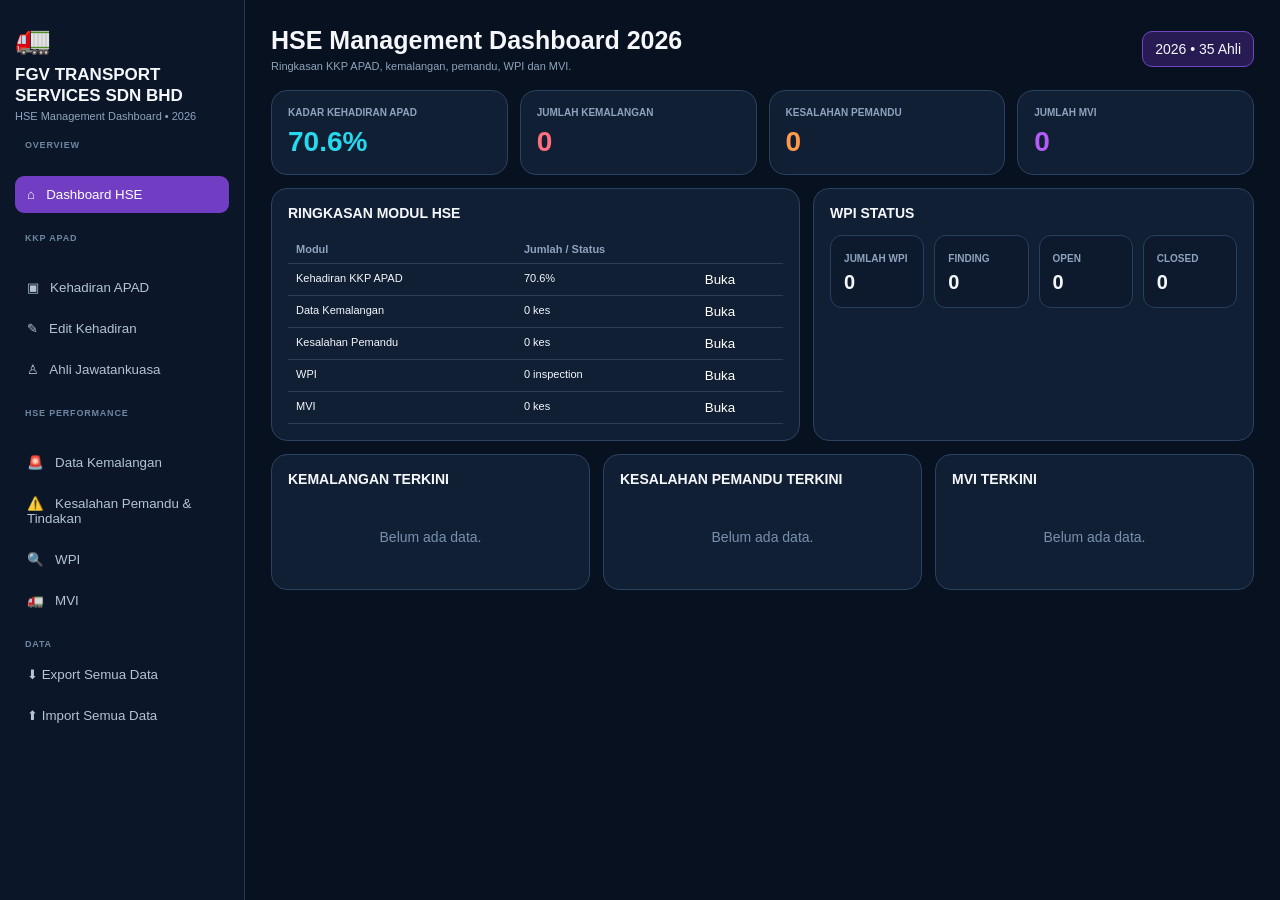
<file: index.html.html>
<!doctype html>
<html lang="ms">
<head>
<meta charset="utf-8">
<meta name="viewport" content="width=device-width,initial-scale=1">
<title>HSE Management Dashboard 2026</title>
<style>
*{box-sizing:border-box}html{scroll-behavior:smooth}
body{margin:0;background:#07111f;color:#f5f7fb;font:14px Arial,Helvetica,sans-serif}
.app{display:flex;min-height:100vh}
aside{width:245px;background:#0b1729;border-right:1px solid #263b58;padding:22px 15px;position:sticky;top:0;height:100vh;overflow:auto}
.logo{font-size:29px}.brand{font-weight:800;font-size:17px;line-height:1.25;margin:8px 0 3px}.muted{color:#8ea3bd;font-size:11px}
nav{margin-top:24px}nav button,.side-action{width:100%;border:0;border-radius:9px;padding:11px 12px;text-align:left;background:transparent;color:#b5c3d5;cursor:pointer;margin:2px 0}
nav button:hover,nav button.active,.side-action:hover{background:#713dc2;color:#fff}
.group-title{color:#6f86a2;font-size:9px;font-weight:800;margin:18px 10px 5px;letter-spacing:.8px}
main{flex:1;padding:26px;max-width:1600px;min-width:0}
.top{display:flex;justify-content:space-between;gap:15px;align-items:center;margin-bottom:18px;flex-wrap:wrap}
h1{margin:0 0 5px;font-size:25px}h2{font-size:14px;margin:0 0 14px}h3{font-size:12px;margin:0 0 10px}
.badge{background:#281b53;border:1px solid #7046c9;padding:9px 12px;border-radius:10px}
.section{display:none}.section.active{display:block}
.kpis{display:grid;grid-template-columns:repeat(4,minmax(0,1fr));gap:12px}
.card{background:#111f34;border:1px solid #2a4262;border-radius:16px;padding:16px;min-width:0}
.label{font-size:10px;color:#8ea3bd;font-weight:700}.kpi{font-size:28px;font-weight:800;margin-top:8px}
.cyan{color:#25d9ef}.purple{color:#b35cf6}.green{color:#35d49a}.orange{color:#ff9a4a}.pink{color:#ef5ca8}.red{color:#ff6f7d}
.grid2{display:grid;grid-template-columns:1.2fr 1fr;gap:13px;margin-top:13px}
.grid3{display:grid;grid-template-columns:repeat(3,minmax(0,1fr));gap:13px;margin-top:13px}
table{width:100%;border-collapse:collapse;font-size:11px}th,td{padding:8px;border-bottom:1px solid #293d58;text-align:left;vertical-align:top}th{color:#8ea3bd;position:sticky;top:0;background:#111f34}
.btnlink{border:0;background:none;color:#fff;cursor:pointer;text-align:left;padding:0}.btnlink:hover{color:#25d9ef;text-decoration:underline}
.toolbar{display:flex;gap:8px;flex-wrap:wrap;margin:12px 0}.toolbar button,.primary,.secondary,.danger{border:1px solid #385272;color:#fff;padding:9px 12px;border-radius:8px;cursor:pointer;background:#213551}
.primary{background:#713dc2;border-color:#8d59dd}.danger{background:#6b2430;border-color:#9a394a}.secondary{background:#213551}
.table-wrap{overflow:auto;border:1px solid #2a4262;border-radius:12px;max-height:560px}
input,select,textarea{background:#0d1a2d;color:#fff;border:1px solid #385272;border-radius:7px;padding:8px;font:inherit;width:100%}
textarea{min-height:80px;resize:vertical}.form-grid{display:grid;grid-template-columns:repeat(3,minmax(0,1fr));gap:10px}.form-grid .wide{grid-column:span 2}.form-grid .full{grid-column:1/-1}
.note{padding:10px;background:#0d1a2d;border:1px solid #2a4262;border-radius:9px;color:#a9bad0;font-size:11px}
.pill{display:inline-block;padding:3px 8px;border-radius:999px;font-size:10px}.pill.green{background:#103e34;border:1px solid #287b61}.pill.orange{background:#4b3119;border:1px solid #875b2d}.pill.red{background:#4a1f29;border:1px solid #883647}.pill.blue{background:#16364e;border:1px solid #2b658c}
.bars{height:230px;display:flex;align-items:flex-end;gap:10px;border-bottom:1px solid #314761;padding:10px 5px 0}.bargrp{flex:1;height:100%;display:flex;align-items:flex-end;justify-content:center;gap:4px;position:relative}.bar{width:20px;border:0;border-radius:6px 6px 0 0;cursor:pointer}.bar:hover{filter:brightness(1.3);transform:translateY(-3px)}.bh{background:#25c8ec}.ba{background:#ed4897}.xl{position:absolute;bottom:-22px;color:#93a8c0;font-size:10px}.bv{position:absolute;bottom:-39px;color:#fff;font-size:10px}.legend{margin-top:42px;color:#8ea3bd;font-size:10px}
.detail{display:none;margin-top:13px}.detail.show{display:block}.detailbox{background:#0d1a2d;border:1px solid #315071;border-radius:14px;padding:16px}.close{float:right;background:#263b59;color:#fff;border:0;border-radius:7px;padding:6px 9px;cursor:pointer}
.status{color:#7ef2bf;font-size:10px;padding:9px}.empty{padding:28px;text-align:center;color:#7790ad}
.module-title{display:flex;justify-content:space-between;gap:10px;align-items:center;flex-wrap:wrap;margin-bottom:13px}
.mini-grid{display:grid;grid-template-columns:repeat(4,1fr);gap:10px}.mini{padding:13px;border-radius:12px;background:#0d1a2d;border:1px solid #263f5d}.mini strong{display:block;font-size:20px;margin-top:6px}
@media(max-width:1050px){aside{width:205px}.kpis,.mini-grid{grid-template-columns:repeat(2,1fr)}.grid2,.grid3{grid-template-columns:1fr}.form-grid{grid-template-columns:1fr 1fr}}
@media(max-width:700px){.app{display:block}aside{width:100%;height:auto;position:static}.kpis,.mini-grid,.form-grid{grid-template-columns:1fr}.form-grid .wide{grid-column:auto}main{padding:14px}}
</style>
</head>
<body>
<div class="app">
<aside>
<div class="logo">🚛</div>
<div class="brand">FGV TRANSPORT<br>SERVICES SDN BHD</div>
<div class="muted">HSE Management Dashboard • 2026</div>

<div class="group-title">OVERVIEW</div>
<nav>
<button class="active" data-section="home">⌂ &nbsp; Dashboard HSE</button>
</nav>

<div class="group-title">KKP APAD</div>
<nav>
<button data-section="attendance">▣ &nbsp; Kehadiran APAD</button>
<button data-section="attendance-edit">✎ &nbsp; Edit Kehadiran</button>
<button data-section="members">♙ &nbsp; Ahli Jawatankuasa</button>
</nav>

<div class="group-title">HSE PERFORMANCE</div>
<nav>
<button data-section="accident">🚨 &nbsp; Data Kemalangan</button>
<button data-section="driver">⚠️ &nbsp; Kesalahan Pemandu & Tindakan</button>
<button data-section="wpi">🔍 &nbsp; WPI</button>
<button data-section="mvi">🚛 &nbsp; MVI</button>
</nav>

<div class="group-title">DATA</div>
<button class="side-action" id="exportAll">⬇ Export Semua Data</button>
<button class="side-action" id="importAllBtn">⬆ Import Semua Data</button>
</aside>

<main>
<div class="top">
<div><h1 id="pageTitle">HSE Management Dashboard 2026</h1><div class="muted" id="pageSub">Ringkasan KKP APAD, kemalangan, pemandu, WPI dan MVI.</div></div>
<div class="badge" id="topBadge">2026</div>
</div>

<section class="section active" id="home">
<div class="kpis">
<div class="card"><div class="label">KADAR KEHADIRAN APAD</div><div class="kpi cyan" id="homeAttendance">0%</div></div>
<div class="card"><div class="label">JUMLAH KEMALANGAN</div><div class="kpi red" id="homeAccident">0</div></div>
<div class="card"><div class="label">KESALAHAN PEMANDU</div><div class="kpi orange" id="homeDriver">0</div></div>
<div class="card"><div class="label">JUMLAH MVI</div><div class="kpi purple" id="homeMVI">0</div></div>
</div>
<div class="grid2">
<div class="card"><h2>RINGKASAN MODUL HSE</h2><div id="homeModules"></div></div>
<div class="card"><h2>WPI STATUS</h2><div class="mini-grid">
<div class="mini"><span class="label">JUMLAH WPI</span><strong id="homeWPI">0</strong></div>
<div class="mini"><span class="label">FINDING</span><strong id="homeFinding">0</strong></div>
<div class="mini"><span class="label">OPEN</span><strong id="homeOpen">0</strong></div>
<div class="mini"><span class="label">CLOSED</span><strong id="homeClosed">0</strong></div>
</div></div>
</div>
<div class="grid3">
<div class="card"><h2>KEMALANGAN TERKINI</h2><div id="latestAccidents"></div></div>
<div class="card"><h2>KESALAHAN PEMANDU TERKINI</h2><div id="latestDriver"></div></div>
<div class="card"><h2>MVI TERKINI</h2><div id="latestMVI"></div></div>
</div>
</section>

<section class="section" id="attendance">
<div class="kpis">
<div class="card"><div class="label">JUMLAH AHLI</div><div class="kpi cyan" id="membersCount"></div></div>
<div class="card"><div class="label">PURATA KEHADIRAN</div><div class="kpi purple" id="avgAttendance"></div></div>
<div class="card"><div class="label">JUMLAH HADIR</div><div class="kpi green" id="presentCount"></div></div>
<div class="card"><div class="label">KADAR KESELURUHAN</div><div class="kpi orange" id="attendanceRate"></div></div>
</div>
<div class="grid2">
<div class="card"><h2>HADIR VS TIDAK HADIR • KLIK BAR</h2><div class="bars" id="bars"></div><div class="legend"><span style="color:#25c8ec">●</span> Hadir &nbsp; <span style="color:#ed4897">●</span> Tidak Hadir</div></div>
<div class="card"><h2>RINGKASAN MESYUARAT</h2><div id="meetingSummary"></div></div>
</div>
<div class="card" style="margin-top:13px"><h2>DETAIL MESYUARAT</h2><div id="meetingTable"></div></div>
</section>

<section class="section" id="attendance-edit">
<div class="card">
<div class="module-title"><div><h2>EDIT DATA KEHADIRAN</h2><div class="muted">Tambah ahli, tambah Bil mesyuarat dan kemas kini kehadiran.</div></div><div><button class="primary" id="addMeeting">＋ Tambah Bil Mesyuarat</button> <button class="primary" id="addMember">＋ Tambah Ahli</button></div></div>
<div class="toolbar"><button class="primary" id="saveAttendance">💾 Simpan</button><button class="secondary" id="resetAttendance">↺ Reset Data Asal</button><span class="status" id="attendanceStatus"></span></div>
<div class="table-wrap"><table id="attendanceEditTable"></table></div>
</div>
</section>

<section class="section" id="members"><div class="card"><h2>AHLI JAWATANKUASA</h2><div id="memberTable"></div></div></section>

<section class="section" id="accident">
<div class="module-title"><div><h2>DATA KEMALANGAN</h2><div class="muted">Daftar dan pantau semua kes kemalangan.</div></div><button class="primary" id="addAccident">＋ Tambah Kemalangan</button></div>
<div class="mini-grid">
<div class="mini"><span class="label">JUMLAH KES</span><strong id="accTotal">0</strong></div>
<div class="mini"><span class="label">OPEN</span><strong id="accOpen">0</strong></div>
<div class="mini"><span class="label">CLOSED</span><strong id="accClosed">0</strong></div>
<div class="mini"><span class="label">KEMALANGAN SERIUS</span><strong id="accSerious">0</strong></div>
</div>
<div class="card" style="margin-top:13px"><div class="table-wrap"><table id="accidentTable"></table></div></div>
</section>

<section class="section" id="driver">
<div class="module-title"><div><h2>KESALAHAN PEMANDU & TINDAKAN</h2><div class="muted">Rekod kesalahan, tindakan dan status penyelesaian.</div></div><button class="primary" id="addDriver">＋ Tambah Kesalahan</button></div>
<div class="mini-grid">
<div class="mini"><span class="label">JUMLAH KESALAHAN</span><strong id="drvTotal">0</strong></div>
<div class="mini"><span class="label">OPEN</span><strong id="drvOpen">0</strong></div>
<div class="mini"><span class="label">CLOSED</span><strong id="drvClosed">0</strong></div>
<div class="mini"><span class="label">TINDAKAN DIAMBIL</span><strong id="drvAction">0</strong></div>
</div>
<div class="card" style="margin-top:13px"><div class="table-wrap"><table id="driverTable"></table></div></div>
</section>

<section class="section" id="wpi">
<div class="module-title"><div><h2>WORKPLACE INSPECTION (WPI)</h2><div class="muted">Pemantauan inspection, finding dan closure.</div></div><button class="primary" id="addWPI">＋ Tambah WPI</button></div>
<div class="mini-grid">
<div class="mini"><span class="label">JUMLAH WPI</span><strong id="wpiTotal">0</strong></div>
<div class="mini"><span class="label">JUMLAH FINDING</span><strong id="wpiFinding">0</strong></div>
<div class="mini"><span class="label">OPEN FINDING</span><strong id="wpiOpen">0</strong></div>
<div class="mini"><span class="label">CLOSURE RATE</span><strong id="wpiRate">0%</strong></div>
</div>
<div class="card" style="margin-top:13px"><div class="table-wrap"><table id="wpiTable"></table></div></div>
</section>

<section class="section" id="mvi">
<div class="module-title"><div><h2>MOTOR VEHICLE INCIDENT (MVI)</h2><div class="muted">Pantau jumlah MVI, lokasi, kategori dan status kes.</div></div><button class="primary" id="addMVI">＋ Tambah MVI</button></div>
<div class="mini-grid">
<div class="mini"><span class="label">JUMLAH MVI</span><strong id="mviTotal">0</strong></div>
<div class="mini"><span class="label">OPEN</span><strong id="mviOpen">0</strong></div>
<div class="mini"><span class="label">CLOSED</span><strong id="mviClosed">0</strong></div>
<div class="mini"><span class="label">BULAN INI</span><strong id="mviMonth">0</strong></div>
</div>
<div class="card" style="margin-top:13px"><div class="table-wrap"><table id="mviTable"></table></div></div>
</section>

<div class="detail" id="detail"><div class="detailbox"><button class="close" id="closeDetail">Tutup</button><div id="detailTitle" style="color:#25d9ef;font-weight:800;font-size:16px"></div><div id="detailText" style="margin-top:9px"></div></div></div>
</main>
</div>

<input type="file" id="importAllFile" accept=".json" style="display:none">

<div id="modal" style="display:none;position:fixed;inset:0;background:#000b;z-index:20;align-items:center;justify-content:center;padding:20px">
<div style="width:min(760px,100%);max-height:90vh;overflow:auto;background:#111f34;border:1px solid #3b5577;border-radius:16px;padding:20px">
<div class="module-title"><h2 id="modalTitle">Tambah Data</h2><button class="secondary" id="modalClose">Tutup</button></div>
<form id="modalForm"><div class="form-grid" id="modalFields"></div><div class="toolbar" style="justify-content:flex-end"><button type="submit" class="primary">Simpan</button></div></form>
</div></div>

<script>
const APAD_INITIAL={"headers": ["No.", "Nama", "Bil 01 2026", "Bil 02 2026", "Bil 03 2026", "Bil 04 2026", "Bil 05 2026", "Bil 06 2026", "Bil 07 2026"], "rows": [["1", "Tn Hj Zainal bin Hj Ismail (Chief Operation Officer) – Pengerusi", "/", "/", null, null, null, null, null], ["2", "Khairon Shah Johari (Chief Operation Officer) – Pengerusi", "/", "/", "/", "/", "/", "/", "/"], ["3", "Hanafi Hj Mohd Wazir (Head, Corporate Services & Business Development) – Naib Pengerusi", "/", "/", "/", "/", "/", "/", "/"], ["4", "Shukri Mohd Hashim (Head, Busines Assurance) – Setiausaha", "/", "/", "/", "/", "/", "/", "/"], ["5", "Mohamad Zairullizam Mohamad Khairy (Executive HSE, OSH-C) – Pencatat Minit", "/", "/", "/", "/", "/", "/", "/"], ["6", "Mohd Shawal Bin Aman (HSE Supervisor, OSH-C / Pasir Gudang)", "/", "/", "/", "/", "/", "/", "/"], ["7", "Mohd Azwin Sundu (HSE Supervisor, OSH-C / Port Klang)", "/", "/", "/", "/", "/", "/", "/"], ["8", "Azizi Abdul Aziz (Regional Manager, East Coast)", "/", "/", "/", "/", "/", "/", "/"], ["9", "Mohd Hasalaam Mat Nasir (HSE Supervisor / OSH-C, Kuantan)", "/", "/", "/", "/", "/", "/", "/"], ["10", "Mohamad Faisal Bin Ismail (Head, Strategic Planning & Development)", "/", "/", "/", "/", "/", "/", "/"], ["11", "Norhayati Binti Hamdan (Executive Human Resource & Training)", "/", "/", "/", "/", "/", "/", "/"], ["12", "Muhammad Zaherul Adli Bin Zulkifle (Executive, Technical / Sahabat)", "/", "/", "/", "/", "/", "/", "/"], ["13", "Mohd Rahmat bin Musa (HSE Supervisor, OSH-C / Sahabat)", "/", "/", "/", "/", "/", "/", "/"], ["14", "Mohd Taufik Bin Taullah Amri (Executive, Loss Prevention & Security)", "/", "/", "/", "/", "/", "/", "/"], ["15", "Mohd Hanafee Ismail (Lead, Cargo & Side Curtain)", "/", "/", "/", "/", "/", "/", "/"], ["16", "Amirul Bin Mohd Said (Regional Manager East, Sahabat)", "/", "/", "/", "/", "/", "/", "/"], ["17", "Syahmi Ahmad Ramly (Regional Manager, Pasir Gudang)", "/", "/", "/", "/", "/", "/", "/"], ["18", "Norhafida Mohd Hamdan (HSE, Clerk / HQ)", "/", "/", "/", "/", "/", "/", "/"], ["19", "Fatimah Azleena Mohamad (Head, Distribution Centre Services (DCS))", null, "/", "/", "/", "/", "/", "/"], ["20", "Hazif Hazizi (Lead, Last Mile)", null, "/", "/", "/", "/", "/", "/"], ["21", "Shafirah Binti Kamaluddin (Penyelia HSE, Last Mile)", null, null, null, null, "/", "/", "/"], ["22", "Anizan Bin Wan Ramli (Anizan Bin Wan Ramli)", null, "/", "/", "/", "/", "/", "/"], ["23", "Muhammad Nur Alif Bin Mohd Asri (Executive, Technical / HQ)", null, null, null, null, null, null, "/"], ["24", "Muhammad Amirul Hafiz Bin Mohd Asnawi (Executive, Technical / Pasir Gudang)", null, null, null, null, null, null, "/"], ["25", "Ruhaizan Abd Razak (Executive, Procurement / HQ)", null, "/", "/", "/", "/", "/", "/"], ["26", "Mohd Ridzwan Bin Talib (Executive, MIS / HQ)", "/", "/", null, null, null, "/", "/"], ["27", "Nurul Hidayah Binti Hashim (Head of Procurement)", null, null, null, null, null, null, "/"], ["28", "Muhammad Nur Iznei bin Hashim (Regional Manager, Port Klang)", null, null, null, null, null, null, "/"], ["29", "Mohd Tarmizi bin Mohd Fuad (Lead, Corporate Affairs & Liaison)", null, null, null, null, null, null, "/"], ["30", "Mohd Fadhir Mohd Zubil (HSE Supervisor / OSH-C, Shah Alam)", "/", "/", null, null, null, null, null], ["31", "Hanin Nazhifah Bt Syahjidan (Executive, Standard & Compliance)", "/", "/", null, null, null, null, null], ["32", "Shiva Manikam (Regional Manager, Pasir Gudang)", "/", "/", null, null, null, null, null], ["33", "Mohammad Ikmal Saufie Bin Abd Shukor (Executive, Management Information System)", null, "/", "/", "/", "/", null, null], ["34", "Noraida Mahmud (Lead, Standard & Compliance, & Contract Management)", null, "/", "/", "/", null, null, null], ["35", "Mifzal Aluddin Bin Baharudin", null, null, null, "/", "/", "/", null]]};
const STORE_KEY="fgv_hse_dashboard_2026_v1";
let data={apad:JSON.parse(JSON.stringify(APAD_INITIAL)),accidents:[],driverOffences:[],wpi:[],mvi:[]};
try{const saved=localStorage.getItem(STORE_KEY);if(saved){const x=JSON.parse(saved);data={...data,...x}}}catch(e){}
const $=id=>document.getElementById(id);
const esc=s=>String(s??"").replace(/[&<>"']/g,m=>({"&":"&amp;","<":"&lt;",">":"&gt;",'"':"&quot;","'":"&#39;"}[m]));
function persist(){try{localStorage.setItem(STORE_KEY,JSON.stringify(data))}catch(e){}}
function meetings(){return data.apad.headers.slice(2)}
function meetingStats(){return meetings().map((name,j)=>{const p=data.apad.rows.filter(r=>r[j+2]==="/").length;return{name,present:p,absent:data.apad.rows.length-p,pct:data.apad.rows.length?p/data.apad.rows.length:0,col:j+2}})}
function pill(status){const s=(status||"").toLowerCase();let c=s.includes("close")||s.includes("selesai")?"green":s.includes("open")||s.includes("belum")?"red":"orange";return `<span class="pill ${c}">${esc(status||"-")}</span>`}
function showDetail(title,html){$("detailTitle").textContent=title;$("detailText").innerHTML=html;$("detail").classList.add("show");$("detail").scrollIntoView({behavior:"smooth",block:"nearest"})}
$("closeDetail").onclick=()=>$("detail").classList.remove("show");

function switchSection(id){
 document.querySelectorAll(".section").forEach(s=>s.classList.toggle("active",s.id===id));
 document.querySelectorAll("nav button").forEach(b=>b.classList.toggle("active",b.dataset.section===id));
 const labels={home:["HSE Management Dashboard 2026","Ringkasan KKP APAD, kemalangan, pemandu, WPI dan MVI."],attendance:["Kehadiran KKP APAD 2026","Analisis kehadiran mengikut Bil mesyuarat."],"attendance-edit":["Edit Kehadiran APAD","Tambah Bil, ahli dan status kehadiran."],members:["Ahli Jawatankuasa KKP APAD","Rekod kehadiran setiap ahli."],accident:["Data Kemalangan","Daftar, pantau dan semak status kes kemalangan."],driver:["Kesalahan Pemandu & Tindakan","Pantau kesalahan dan tindakan susulan."],wpi:["Workplace Inspection (WPI)","Pemantauan finding dan closure."],mvi:["Motor Vehicle Incident (MVI)","Pemantauan MVI 2026."]};
 $("pageTitle").textContent=labels[id][0];$("pageSub").textContent=labels[id][1];window.scrollTo({top:0,behavior:"smooth"})
}
document.querySelectorAll("nav button").forEach(b=>b.onclick=()=>switchSection(b.dataset.section));

function renderAPAD(){
 const ms=meetingStats(),n=data.apad.rows.length,total=ms.reduce((a,x)=>a+x.present,0),opp=n*ms.length,rate=opp?total/opp:0,avg=ms.length?ms.reduce((a,x)=>a+x.pct,0)/ms.length:0;
 $("membersCount").textContent=n;$("avgAttendance").textContent=(avg*100).toFixed(1)+"%";$("presentCount").textContent=total;$("attendanceRate").textContent=(rate*100).toFixed(1)+"%";
 $("bars").innerHTML=ms.map((m,i)=>`<div class="bargrp"><button class="bar bh" style="height:${Math.max(8,m.present*6.5)}px" data-meet="${i}"></button><button class="bar ba" style="height:${Math.max(8,m.absent*6.5)}px" data-meet="${i}"></button><span class="xl">${esc(m.name.replace(" 2026",""))}</span><span class="bv">${m.present}/${m.absent}</span></div>`).join("");
 document.querySelectorAll("[data-meet]").forEach(b=>b.onclick=()=>meetingDetail(ms[+b.dataset.meet]));
 $("meetingSummary").innerHTML=ms.map((m,i)=>`<button class="btnlink" style="display:block;width:100%;padding:9px 0;border-bottom:1px solid #293d58" data-meet-summary="${i}"><b>${esc(m.name)}</b><span style="float:right;color:#25d9ef">${m.present}/${n} • ${(m.pct*100).toFixed(1)}%</span></button>`).join("");
 document.querySelectorAll("[data-meet-summary]").forEach(b=>b.onclick=()=>meetingDetail(ms[+b.dataset.meetSummary]));
 $("meetingTable").innerHTML=`<table><tr><th>Bil</th><th>Hadir</th><th>Tidak Hadir</th><th>%</th></tr>${ms.map((m,i)=>`<tr><td><button class="btnlink" data-meet-table="${i}">${esc(m.name)}</button></td><td>${m.present}</td><td>${m.absent}</td><td>${(m.pct*100).toFixed(1)}%</td></tr>`).join("")}</table>`;
 document.querySelectorAll("[data-meet-table]").forEach(b=>b.onclick=()=>meetingDetail(ms[+b.dataset.meetTable]));
 renderAttendanceEdit();renderMembers();
 return {rate,total,opp,n,ms};
}
function meetingDetail(m){
 const hadir=data.apad.rows.filter(r=>r[m.col]==="/"),tidak=data.apad.rows.filter(r=>r[m.col]!=="/");
 const h=hadir.map((r,i)=>`<div style="padding:6px 0;border-bottom:1px solid #293d58">${i+1}. ${esc(r[1])}</div>`).join("")||"Tiada";
 const t=tidak.map((r,i)=>`<div style="padding:6px 0;border-bottom:1px solid #293d58">${i+1}. ${esc(r[1])}</div>`).join("")||"Tiada";
 showDetail(m.name,`<p><b>${m.present}</b> hadir • <b>${m.absent}</b> tidak hadir • <b>${(m.pct*100).toFixed(1)}%</b></p><div class="grid2"><div><h3 style="color:#35d49a">SENARAI HADIR (${hadir.length})</h3>${h}</div><div><h3 style="color:#ef5ca8">SENARAI TIDAK HADIR (${tidak.length})</h3>${t}</div></div>`)
}
function renderAttendanceEdit(){
 let h=`<tr><th>No.</th><th style="min-width:340px">Nama</th>${meetings().map(x=>`<th>${esc(x)}</th>`).join("")}</tr>`;
 data.apad.rows.forEach((r,i)=>{h+=`<tr><td>${i+1}</td><td><input class="apad-name" data-r="${i}" value="${esc(r[1])}"></td>${meetings().map((_,j)=>`<td><select class="apad-att" data-r="${i}" data-c="${j+2}"><option value="">Tidak Hadir</option><option value="/" ${r[j+2]==="/"?"selected":""}>Hadir</option></select></td>`).join("")}</tr>`});
 $("attendanceEditTable").innerHTML=h
}
function renderMembers(){
 $("memberTable").innerHTML=`<table><tr><th>No.</th><th>Nama</th><th>Hadir</th><th>%</th></tr>${data.apad.rows.map((r,i)=>{let a=meetings().filter((_,j)=>r[j+2]==="/").length;return`<tr><td>${i+1}</td><td><button class="btnlink member-btn" data-i="${i}">${esc(r[1])}</button></td><td>${a}/${meetings().length}</td><td>${meetings().length?(a/meetings().length*100).toFixed(1):0}%</td></tr>`}).join("")}</table>`;
 document.querySelectorAll(".member-btn").forEach(b=>b.onclick=()=>{let r=data.apad.rows[+b.dataset.i];showDetail(r[1],meetings().map((m,j)=>`${esc(m)}: <b>${r[j+2]==="/"?"Hadir":"Tidak Hadir"}</b>`).join("<br>"))})
}
$("saveAttendance").onclick=()=>{document.querySelectorAll(".apad-name").forEach(x=>data.apad.rows[+x.dataset.r][1]=x.value.trim());document.querySelectorAll(".apad-att").forEach(x=>data.apad.rows[+x.dataset.r][+x.dataset.c]=x.value);persist();renderAll();$("attendanceStatus").textContent="Disimpan ✓";setTimeout(()=>$("attendanceStatus").textContent="",1500)};
$("resetAttendance").onclick=()=>{if(confirm("Reset data APAD kepada data asal?")){data.apad=JSON.parse(JSON.stringify(APAD_INITIAL));persist();renderAll()}};

function addSimpleAPAD(type){
 const v=prompt(type==="meeting"?"Nama Bil mesyuarat, contoh: Bil 08 2026":"Nama ahli");
 if(!v)return;if(type==="meeting"){data.apad.headers.push(v);data.apad.rows.forEach(r=>r.push(null))}else{data.apad.rows.push([String(data.apad.rows.length+1),v,...meetings().map(()=>null)])}persist();renderAll()
}
$("addMeeting").onclick=()=>addSimpleAPAD("meeting");$("addMember").onclick=()=>addSimpleAPAD("member");

const schemas={
accident:[
["date","Tarikh","date"],["location","Lokasi","text"],["depot","Depot / Wilayah","text"],["vehicle","No. Kenderaan","text"],["type","Jenis Kemalangan","text"],["severity","Tahap","select",["Minor","Serious","Fatal"]],["cause","Punca / Ringkasan","textarea"],["status","Status","select",["Open","Closed"]],["action","Tindakan Susulan","textarea"]],
driver:[
["date","Tarikh","date"],["driver","Nama Pemandu","text"],["depot","Depot","text"],["vehicle","No. Kenderaan","text"],["offence","Jenis Kesalahan","select",["Speed Violation","Tidak Memakai Seat Belt","Penggunaan Telefon","OVR Tampering","Blackout Hours","Fatigue / Rest Hours","Lain-lain"]],["detail","Butiran Kesalahan","textarea"],["action","Tindakan / Consequence Management","textarea"],["status","Status","select",["Open","Closed"]]],
wpi:[
["date","Tarikh Inspection","date"],["site","Depot / Lokasi","text"],["inspector","Pemeriksa","text"],["scope","Skop Inspection","text"],["findings","Jumlah Finding","number"],["closed","Finding Closed","number"],["action","Tindakan / Catatan","textarea"],["status","Status","select",["Open","Closed"]]],
mvi:[
["date","Tarikh","date"],["depot","Depot / Wilayah","text"],["vehicle","No. Kenderaan","text"],["location","Lokasi","text"],["category","Kategori MVI","text"],["description","Ringkasan Insiden","textarea"],["status","Status","select",["Open","Closed"]],["action","Tindakan Susulan","textarea"]]
};
let modalMode="", editIndex=null;
function openModal(mode,index=null){
 modalMode=mode;editIndex=index;$("modal").style.display="flex";
 const titles={accident:"Data Kemalangan",driver:"Kesalahan Pemandu & Tindakan",wpi:"Workplace Inspection (WPI)",mvi:"Motor Vehicle Incident (MVI)"};
 $("modalTitle").textContent=(index===null?"Tambah ":"Edit ")+titles[mode];
 const collection=mode==="accident"?data.accidents:mode==="driver"?data.driverOffences:data[mode];
 const rec=index===null?{}:collection[index];
 $("modalFields").innerHTML=schemas[mode].map(f=>{const [key,label,type,opts]=f,val=rec[key]??"";if(type==="select")return`<label><span class="muted">${label}</span><select name="${key}">${opts.map(o=>`<option ${o===val?"selected":""}>${o}</option>`).join("")}</select></label>`;if(type==="textarea")return`<label class="wide"><span class="muted">${label}</span><textarea name="${key}">${esc(val)}</textarea></label>`;return`<label><span class="muted">${label}</span><input name="${key}" type="${type}" value="${esc(val)}"></label>`}).join("")
}
$("modalClose").onclick=()=>$("modal").style.display="none";
$("modalForm").onsubmit=e=>{e.preventDefault();const fd=new FormData(e.target),rec={};schemas[modalMode].forEach(f=>rec[f[0]]=fd.get(f[0])||"");const arr=modalMode==="accident"?data.accidents:modalMode==="driver"?data.driverOffences:data[modalMode];if(editIndex===null)arr.push(rec);else arr[editIndex]=rec;$("modal").style.display="none";persist();renderAll()};
$("addAccident").onclick=()=>openModal("accident");$("addDriver").onclick=()=>openModal("driver");$("addWPI").onclick=()=>openModal("wpi");$("addMVI").onclick=()=>openModal("mvi");

function actionButtons(mode,i){return`<button class="btnlink edit-record" data-mode="${mode}" data-i="${i}">Edit</button> &nbsp; <button class="btnlink delete-record" style="color:#ff7585" data-mode="${mode}" data-i="${i}">Padam</button>`}
function bindRecordButtons(){document.querySelectorAll(".edit-record").forEach(b=>b.onclick=()=>openModal(b.dataset.mode,+b.dataset.i));document.querySelectorAll(".delete-record").forEach(b=>b.onclick=()=>{if(!confirm("Padam rekod ini?"))return;const arr=b.dataset.mode==="accident"?data.accidents:b.dataset.mode==="driver"?data.driverOffences:data[b.dataset.mode];arr.splice(+b.dataset.i,1);persist();renderAll()})}

function renderAccidents(){
 const a=data.accidents;$("accTotal").textContent=a.length;$("accOpen").textContent=a.filter(x=>x.status==="Open").length;$("accClosed").textContent=a.filter(x=>x.status==="Closed").length;$("accSerious").textContent=a.filter(x=>x.severity==="Serious"||x.severity==="Fatal").length;
 $("accidentTable").innerHTML=a.length?`<tr><th>Tarikh</th><th>Depot</th><th>Kenderaan</th><th>Lokasi</th><th>Jenis</th><th>Tahap</th><th>Status</th><th>Tindakan</th></tr>${a.map((x,i)=>`<tr><td>${esc(x.date)}</td><td>${esc(x.depot)}</td><td>${esc(x.vehicle)}</td><td>${esc(x.location)}</td><td><button class="btnlink" onclick="showDetail('Kemalangan', '${esc((x.cause||"").replace(/'/g,"&#39;"))}')">${esc(x.type)}</button></td><td>${pill(x.severity)}</td><td>${pill(x.status)}</td><td>${actionButtons("accident",i)}</td></tr>`).join("")}`:`<tr><td class="empty">Belum ada data kemalangan. Klik “Tambah Kemalangan”.</td></tr>`
}
function renderDriver(){
 const a=data.driverOffences;$("drvTotal").textContent=a.length;$("drvOpen").textContent=a.filter(x=>x.status==="Open").length;$("drvClosed").textContent=a.filter(x=>x.status==="Closed").length;$("drvAction").textContent=a.filter(x=>(x.action||"").trim()).length;
 $("driverTable").innerHTML=a.length?`<tr><th>Tarikh</th><th>Pemandu</th><th>Depot</th><th>Kenderaan</th><th>Kesalahan</th><th>Tindakan</th><th>Status</th><th></th></tr>${a.map((x,i)=>`<tr><td>${esc(x.date)}</td><td>${esc(x.driver)}</td><td>${esc(x.depot)}</td><td>${esc(x.vehicle)}</td><td>${esc(x.offence)}</td><td>${esc(x.action)}</td><td>${pill(x.status)}</td><td>${actionButtons("driver",i)}</td></tr>`).join("")}`:`<tr><td class="empty">Belum ada data kesalahan pemandu.</td></tr>`
}
function renderWPI(){
 const a=data.wpi,totalF=a.reduce((s,x)=>s+(+x.findings||0),0),closed=a.reduce((s,x)=>s+(+x.closed||0),0),open=Math.max(0,totalF-closed);$("wpiTotal").textContent=a.length;$("wpiFinding").textContent=totalF;$("wpiOpen").textContent=open;$("wpiRate").textContent=totalF?((closed/totalF)*100).toFixed(1)+"%":"0%";
 $("wpiTable").innerHTML=a.length?`<tr><th>Tarikh</th><th>Lokasi</th><th>Pemeriksa</th><th>Skop</th><th>Finding</th><th>Closed</th><th>Closure %</th><th>Status</th><th></th></tr>${a.map((x,i)=>{const f=+x.findings||0,c=+x.closed||0;return`<tr><td>${esc(x.date)}</td><td>${esc(x.site)}</td><td>${esc(x.inspector)}</td><td>${esc(x.scope)}</td><td>${f}</td><td>${c}</td><td>${f?((c/f)*100).toFixed(1):0}%</td><td>${pill(x.status)}</td><td>${actionButtons("wpi",i)}</td></tr>`}).join("")}`:`<tr><td class="empty">Belum ada data WPI.</td></tr>`
 return {totalF,closed,open}
}
function renderMVI(){
 const a=data.mvi;$("mviTotal").textContent=a.length;$("mviOpen").textContent=a.filter(x=>x.status==="Open").length;$("mviClosed").textContent=a.filter(x=>x.status==="Closed").length;const now=new Date(),ym=now.toISOString().slice(0,7);$("mviMonth").textContent=a.filter(x=>(x.date||"").slice(0,7)===ym).length;
 $("mviTable").innerHTML=a.length?`<tr><th>Tarikh</th><th>Depot</th><th>Kenderaan</th><th>Lokasi</th><th>Kategori</th><th>Status</th><th>Tindakan</th><th></th></tr>${a.map((x,i)=>`<tr><td>${esc(x.date)}</td><td>${esc(x.depot)}</td><td>${esc(x.vehicle)}</td><td>${esc(x.location)}</td><td>${esc(x.category)}</td><td>${pill(x.status)}</td><td>${esc(x.action)}</td><td>${actionButtons("mvi",i)}</td></tr>`).join("")}`:`<tr><td class="empty">Belum ada data MVI.</td></tr>`
}
function renderHome(apad,wpi){
 $("homeAttendance").textContent=(apad.rate*100).toFixed(1)+"%";$("homeAccident").textContent=data.accidents.length;$("homeDriver").textContent=data.driverOffences.length;$("homeMVI").textContent=data.mvi.length;$("homeWPI").textContent=data.wpi.length;$("homeFinding").textContent=wpi.totalF;$("homeOpen").textContent=wpi.open;$("homeClosed").textContent=wpi.closed;
 $("homeModules").innerHTML=`<table><tr><th>Modul</th><th>Jumlah / Status</th><th></th></tr><tr><td>Kehadiran KKP APAD</td><td>${(apad.rate*100).toFixed(1)}%</td><td><button class="btnlink jump" data-go="attendance">Buka</button></td></tr><tr><td>Data Kemalangan</td><td>${data.accidents.length} kes</td><td><button class="btnlink jump" data-go="accident">Buka</button></td></tr><tr><td>Kesalahan Pemandu</td><td>${data.driverOffences.length} kes</td><td><button class="btnlink jump" data-go="driver">Buka</button></td></tr><tr><td>WPI</td><td>${data.wpi.length} inspection</td><td><button class="btnlink jump" data-go="wpi">Buka</button></td></tr><tr><td>MVI</td><td>${data.mvi.length} kes</td><td><button class="btnlink jump" data-go="mvi">Buka</button></td></tr></table>`;
 document.querySelectorAll(".jump").forEach(b=>b.onclick=()=>switchSection(b.dataset.go));
 const recent=(arr,renderer)=>arr.slice(-4).reverse().map(renderer).join("")||`<div class="empty">Belum ada data.</div>`;
 $("latestAccidents").innerHTML=recent(data.accidents,x=>`<div style="padding:8px 0;border-bottom:1px solid #293d58"><b>${esc(x.date||"-")}</b> • ${esc(x.depot||"-")}<br><span class="muted">${esc(x.type||"-")} • ${esc(x.vehicle||"-")}</span></div>`);
 $("latestDriver").innerHTML=recent(data.driverOffences,x=>`<div style="padding:8px 0;border-bottom:1px solid #293d58"><b>${esc(x.driver||"-")}</b><br><span class="muted">${esc(x.offence||"-")} • ${esc(x.depot||"-")}</span></div>`);
 $("latestMVI").innerHTML=recent(data.mvi,x=>`<div style="padding:8px 0;border-bottom:1px solid #293d58"><b>${esc(x.date||"-")}</b> • ${esc(x.depot||"-")}<br><span class="muted">${esc(x.category||"-")} • ${esc(x.vehicle||"-")}</span></div>`)
}
function renderAll(){const apad=renderAPAD();renderAccidents();renderDriver();const wpi=renderWPI();renderMVI();bindRecordButtons();renderHome(apad,wpi);$("topBadge").textContent="2026 • "+data.apad.rows.length+" Ahli"}
renderAll();

$("exportAll").onclick=()=>{const a=document.createElement("a");a.href=URL.createObjectURL(new Blob([JSON.stringify(data,null,2)],{type:"application/json"}));a.download="FGV_HSE_Dashboard_2026_Data.json";a.click();URL.revokeObjectURL(a.href)};
$("importAllBtn").onclick=()=>$("importAllFile").click();
$("importAllFile").onchange=e=>{const f=e.target.files[0];if(!f)return;const rd=new FileReader();rd.onload=()=>{try{const x=JSON.parse(rd.result);data={...data,...x};persist();renderAll();alert("Data berjaya diimport.")}catch(err){alert("Fail JSON tidak sah.")}};rd.readAsText(f)};
</script>
</body></html>
</file>
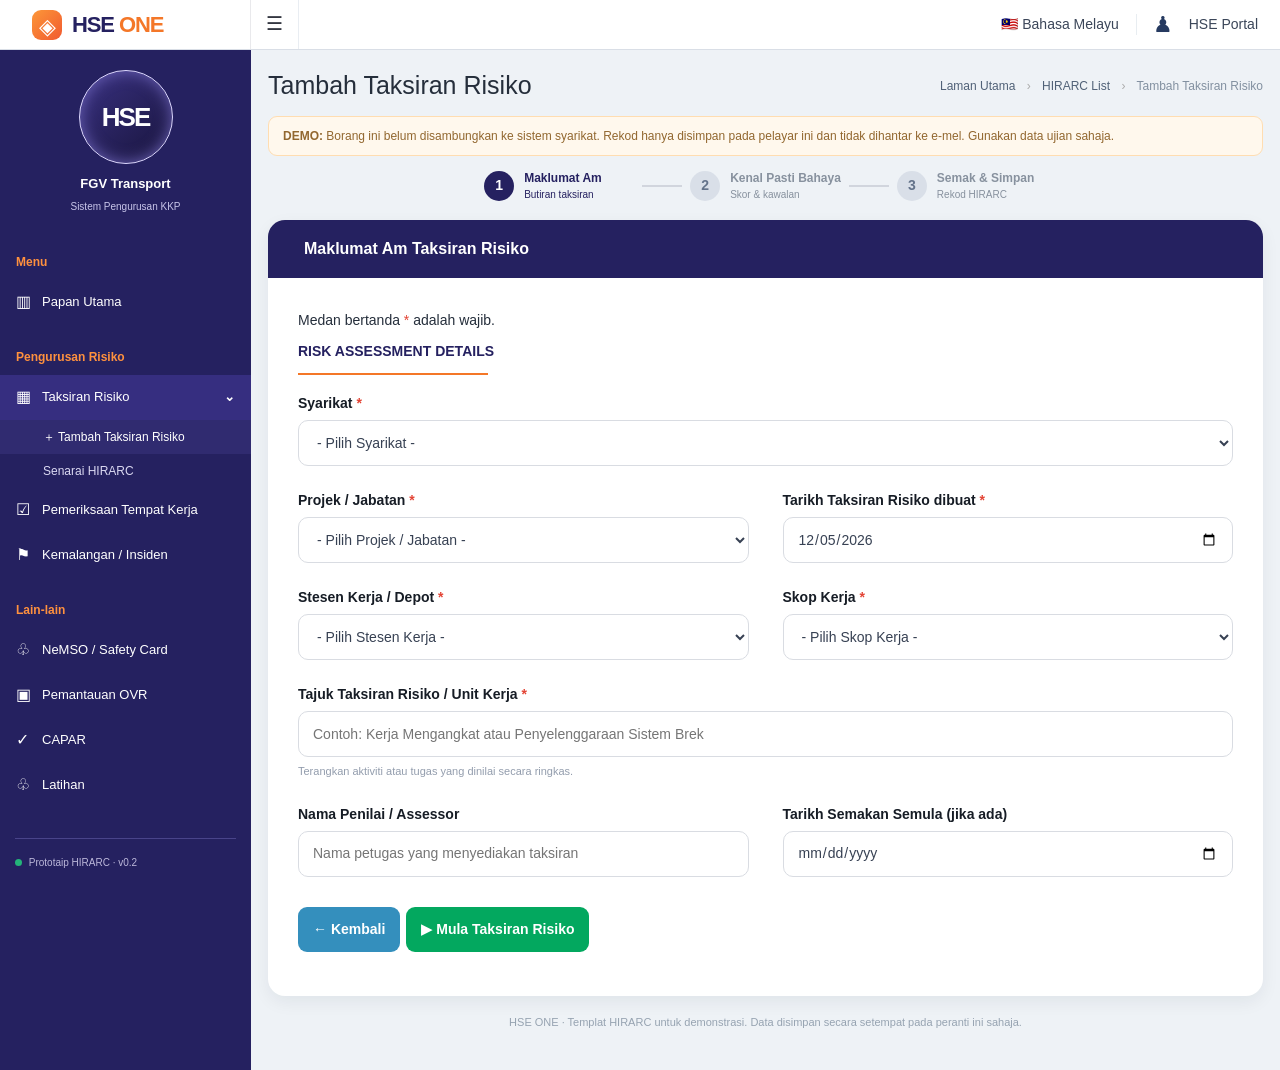
<file: hse-portal/hirarc.html>
<!doctype html>
<html lang="ms">
<head><meta charset="utf-8"><meta name="viewport" content="width=device-width,initial-scale=1">
<meta name="theme-color" content="#24205f"><title>Tambah Taksiran Risiko | HSE ONE</title>
<link rel="stylesheet" href="./hirarc.css"></head>
<body>
<header class="topbar"><a class="top-brand" href="./index.html"><span class="brand-icon">◈</span><strong>HSE <span>ONE</span></strong></a><button class="menu-toggle" id="menuToggle" type="button" aria-label="Tunjuk atau sembunyikan menu">☰</button><div class="top-gap"></div><div class="top-meta"><span class="lang">🇲🇾 Bahasa Melayu</span><span class="user-icon">♟</span><span>HSE Portal</span></div></header>
<div class="layout">
<aside class="sidebar" id="sidebar">
<div class="profile"><div class="avatar">HSE</div><strong>FGV Transport</strong><small>Sistem Pengurusan KKP</small></div>
<div class="nav-title">Menu</div>
<a class="nav-link" href="./index.html"><span>▥</span> Papan Utama</a>
<div class="nav-title">Pengurusan Risiko</div>
<a class="nav-link selected" href="./hirarc.html"><span>▦</span> Taksiran Risiko <b>⌄</b></a>
<a class="nav-sub selected-sub" href="./hirarc.html">＋ Tambah Taksiran Risiko</a>
<a class="nav-sub" href="./index.html?page=hirarc">Senarai HIRARC</a>
<a class="nav-link" href="./index.html?page=wpi"><span>☑</span> Pemeriksaan Tempat Kerja</a>
<a class="nav-link" href="./index.html?page=incident"><span>⚑</span> Kemalangan / Insiden</a>
<div class="nav-title">Lain-lain</div>
<a class="nav-link" href="./index.html?page=nemso"><span>♧</span> NeMSO / Safety Card</a>
<a class="nav-link" href="./index.html?page=ovr"><span>▣</span> Pemantauan OVR</a>
<a class="nav-link" href="./index.html?page=capa"><span>✓</span> CAPAR</a>
<a class="nav-link" href="./index.html?page=training"><span>♧</span> Latihan</a>
<div class="sidebar-footer"><span class="dot"></span> Prototaip HIRARC · v0.2</div>
</aside>
<main class="main">
<div class="page-title"><h1 id="pageTitle">Tambah Taksiran Risiko</h1><div class="breadcrumbs"><a href="./index.html">Laman Utama</a> <span>›</span> <a href="./index.html?page=hirarc">HIRARC List</a> <span>›</span> Tambah Taksiran Risiko</div></div>
<div class="demo-banner" role="note"><strong>DEMO:</strong> Borang ini belum disambungkan ke sistem syarikat. Rekod hanya disimpan pada pelayar ini dan tidak dihantar ke e-mel. Gunakan data ujian sahaja.</div>
<div class="progress" aria-label="Langkah Taksiran Risiko"><div class="progress-item current" data-progress="1"><span>1</span><div><strong>Maklumat Am</strong><small>Butiran taksiran</small></div></div><div class="progress-line"></div><div class="progress-item" data-progress="2"><span>2</span><div><strong>Kenal Pasti Bahaya</strong><small>Skor & kawalan</small></div></div><div class="progress-line"></div><div class="progress-item" data-progress="3"><span>3</span><div><strong>Semak & Simpan</strong><small>Rekod HIRARC</small></div></div></div>
<section class="panel" id="stepOne">
<div class="panel-heading">Maklumat Am Taksiran Risiko</div>
<div class="panel-body"><p class="required-note">Medan bertanda <span class="req">*</span> adalah wajib.</p><h2 class="subheading">RISK ASSESSMENT DETAILS</h2><div class="underbar"></div>
<form id="generalForm" novalidate>
<div class="form-grid">
<div class="form-field full"><label for="company">Syarikat <em>*</em></label><select id="company" required><option value="">- Pilih Syarikat -</option><option value="FGV Transport Services Sdn Bhd">FGV Transport Services Sdn Bhd</option></select><small class="error" id="companyError"></small></div>
<div class="form-field"><label for="department">Projek / Jabatan <em>*</em></label><select id="department" required><option value="">- Pilih Projek / Jabatan -</option><option>Operations</option><option>HSE</option><option>Fleet Management</option><option>Workshop / Maintenance</option><option>Transport Planning</option><option>Corporate Services</option><option>Courier</option><option>Others</option></select><small class="error" id="departmentError"></small></div>
<div class="form-field"><label for="assessDate">Tarikh Taksiran Risiko dibuat <em>*</em></label><input id="assessDate" type="date" required><small class="error" id="assessDateError"></small></div>
<div class="form-field"><label for="station">Stesen Kerja / Depot <em>*</em></label><select id="station" required><option value="">- Pilih Stesen Kerja -</option><option value="HQ">HQ</option><option value="Port Klang">Port Klang</option><option value="Kuantan">Kuantan</option><option value="Pasir Gudang">Pasir Gudang</option><option value="Sahabat">Sahabat</option><option value="Kurier / Shah Alam">Kurier / Shah Alam</option></select><small class="error" id="stationError"></small></div>
<div class="form-field"><label for="scope">Skop Kerja <em>*</em></label><select id="scope" required><option value="">- Pilih Skop Kerja -</option><option>Operasi Pengangkutan</option><option>Pemanduan Lori / Road Safety</option><option>Pengendalian Muatan</option><option>Penyelenggaraan & Pembaikan</option><option>Kerja Bengkel</option><option>Pemeriksaan & Audit</option><option>Pengurusan Gudang</option><option>Kerja Pejabat</option><option>Lain-lain</option></select><small class="error" id="scopeError"></small></div>
<div class="form-field full"><label for="title">Tajuk Taksiran Risiko / Unit Kerja <em>*</em></label><input id="title" type="text" maxlength="180" required placeholder="Contoh: Kerja Mengangkat atau Penyelenggaraan Sistem Brek"><small class="hint">Terangkan aktiviti atau tugas yang dinilai secara ringkas.</small><small class="error" id="titleError"></small></div>
<div class="form-field"><label for="assessor">Nama Penilai / Assessor</label><input id="assessor" type="text" maxlength="120" placeholder="Nama petugas yang menyediakan taksiran"></div>
<div class="form-field"><label for="reviewDate">Tarikh Semakan Semula (jika ada)</label><input id="reviewDate" type="date"></div>
</div>
<div class="controls"><a class="btn btn-back" href="./index.html?page=hirarc">← Kembali</a><button class="btn btn-green" type="submit">▶ Mula Taksiran Risiko</button></div>
</form></div></section>
<section class="panel hidden" id="stepTwo">
<div class="panel-heading">Kenal Pasti Bahaya & Penilaian Risiko</div>
<div class="panel-body"><p class="step-desc">Senaraikan setiap aktiviti kerja, bahaya, kesan dan langkah kawalan. Skor risiko dikira secara automatik menggunakan <strong>L × S</strong> (skala 1–5).</p>
<div class="legend"><span class="risk-low">RENDAH: 1–4</span><span class="risk-medium">SEDERHANA: 5–12</span><span class="risk-high">TINGGI: 15–25</span><span class="hint">Skala perlu disahkan mengikut matriks HIRARC syarikat.</span></div>
<div id="hazards" class="hazard-list"></div><div class="actions-row"><button class="btn btn-outline" id="addHazard" type="button">＋ Tambah Aktiviti / Bahaya</button></div>
<div class="controls"><button class="btn btn-back" id="backOne" type="button">← Kembali</button><button class="btn btn-green" id="nextReview" type="button">Semak Taksiran Risiko →</button></div>
</div></section>
<section class="panel hidden" id="stepThree">
<div class="panel-heading">Semakan & Pengesahan Taksiran Risiko</div>
<div class="panel-body"><p class="step-desc">Pastikan setiap bahaya, penarafan risiko dan cadangan kawalan adalah lengkap sebelum disimpan.</p><div id="reviewDetails"></div>
<div class="controls"><button class="btn btn-back" id="backTwo" type="button">← Kembali</button><button class="btn btn-outline" id="downloadCSV" type="button">↓ Eksport CSV</button><button class="btn btn-outline" id="printAssessment" type="button">⎙ Cetak / PDF</button><button class="btn btn-green" id="saveAssessment" type="button">✓ Simpan Taksiran</button></div>
</div></section>
<div class="bottom-help">HSE ONE · Templat HIRARC untuk demonstrasi. Data disimpan secara setempat pada peranti ini sahaja.</div>
</main>
</div><div class="toast hidden" id="toast" role="status"></div>
<script src="./hirarc.js" defer></script>
</body></html>
</file>
<file: hse-portal/styles.css>
:root{--ink:#152536;--muted:#748295;--line:#e7ebf1;--page:#f5f7fb;--orange:#ed6b38;--red:#d94d4c;--nav:#111e2f;--card:#fff;--blue:#3675d9;--green:#179b76;--shadow:0 12px 36px rgba(25,42,67,.045)}
*{box-sizing:border-box}html{scroll-behavior:smooth}body{margin:0;font:14px/1.5 Inter,system-ui,-apple-system,Segoe UI,Arial,sans-serif;background:var(--page);color:var(--ink)}button,input,textarea,select{font:inherit}button{cursor:pointer}a{text-decoration:none;color:inherit}
.shell{min-height:100vh;display:grid;grid-template-columns:252px minmax(0,1fr)}
.sidebar{background:var(--nav);color:#fff;min-height:100vh;padding:24px 14px 24px;position:sticky;top:0;height:100vh;overflow-y:auto}
.brand{display:flex;align-items:center;gap:12px;margin:2px 12px 26px}.brandmark{background:linear-gradient(130deg,#ff8c47,#e34847);width:46px;height:46px;border-radius:15px;display:grid;place-items:center;font-size:16px;font-weight:900;letter-spacing:-1px}.brand strong{display:block;font-size:15px;line-height:1.25}.brand small{color:#95a8bf;font-size:11px}
.side-label{color:#6f85a0;font-size:10px;font-weight:800;letter-spacing:1.5px;margin:21px 14px 8px}.nav-item{width:100%;display:flex;align-items:center;gap:12px;background:transparent;color:#acbdce;border:0;border-radius:12px;padding:12px 14px;margin:2px 0;text-align:left;font-weight:600}.nav-item:hover{background:#21344c;color:#fff}.nav-item.active{background:linear-gradient(90deg,#e96940,#cd4d4c);color:#fff;box-shadow:0 7px 18px #a63d292b}.nav-item .emoji{width:19px;text-align:center;font-size:16px}.nav-item .count{margin-left:auto;font-size:10px;background:#283c55;border-radius:20px;padding:1px 8px;color:#b9cfe6}.nav-item.active .count{color:#fff;background:#ffffff35}
.side-foot{border-top:1px solid #2b3d54;margin:18px 7px 0;padding:19px 7px 0;color:#91a2b8;font-size:11px}.online-dot{width:7px;height:7px;border-radius:50%;background:#43d5a4;display:inline-block;margin-right:5px}
.main{min-width:0;padding:25px clamp(18px,3vw,46px) 50px}
.topbar{display:flex;justify-content:space-between;align-items:center;gap:15px;margin-bottom:28px}.breadcrumb{font-size:12px;color:#8794a4;font-weight:600}.toptools{display:flex;gap:10px;align-items:center}.avatar{width:37px;height:37px;display:grid;place-items:center;border-radius:12px;background:#fff;border:1px solid var(--line);font-size:12px;font-weight:800}.clock{font-size:12px;color:#687a90}
.eyebrow{font-size:11px;color:#eb6a3d;font-weight:900;letter-spacing:2px}.page-heading{display:flex;align-items:end;justify-content:space-between;gap:12px;margin-bottom:22px}.page-heading h1{font-size:clamp(25px,3vw,34px);line-height:1.13;margin:6px 0 8px;letter-spacing:-1px}.page-heading p{margin:0;color:#7f8b9c;font-size:13px}
.button{border:1px solid var(--line);border-radius:11px;background:#fff;color:#34455a;padding:11px 15px;display:inline-flex;align-items:center;justify-content:center;gap:9px;font-weight:800;font-size:12px;white-space:nowrap}.button:hover{box-shadow:0 5px 18px #11203616}.button.primary{background:linear-gradient(115deg,#f07a39,#de4d48);border:0;color:#fff;box-shadow:0 9px 20px #ec6b3840}.button.dark{background:#172a42;color:#fff}.button.small{padding:7px 11px;font-size:11px}.button.ghost{background:transparent}.button:disabled{opacity:.45;cursor:default}
.grid{display:grid;gap:15px}.stats{grid-template-columns:repeat(4,minmax(0,1fr));margin-bottom:18px}.stat{padding:21px 21px 18px;background:#fff;border:1px solid var(--line);border-radius:17px;box-shadow:var(--shadow);position:relative;overflow:hidden}.stat:after{content:"";width:88px;height:88px;position:absolute;right:-25px;top:-27px;border-radius:50%;background:#fbede5}.stat:nth-child(2):after{background:#fff1dc}.stat:nth-child(3):after{background:#e8f7f1}.stat:nth-child(4):after{background:#e9effe}.stat-label{font-size:11px;letter-spacing:.6px;font-weight:800;color:#8490a0}.stat strong{display:block;font-size:32px;margin:9px 0 1px;letter-spacing:-1.3px}.stat small{font-size:11px;color:#8490a0}.stat-icon{font-size:22px;position:absolute;right:20px;top:20px;z-index:1}
.panel{background:#fff;border:1px solid var(--line);box-shadow:var(--shadow);border-radius:18px;padding:22px;min-width:0}.panel-head{display:flex;justify-content:space-between;align-items:center;gap:10px;margin-bottom:19px}.panel h2{font-size:16px;letter-spacing:-.2px;margin:0}.panel p.subtitle{font-size:12px;color:#8a96a5;margin:4px 0 0}.two{grid-template-columns:minmax(0,1.45fr) minmax(290px,.85fr);margin-bottom:16px}.three{grid-template-columns:repeat(3,minmax(0,1fr))}.metric-tabs{display:flex;gap:6px}.metric-tabs button{font-size:10px;border:1px solid var(--line);background:#fff;color:#7d8997;border-radius:8px;padding:6px 8px}.metric-tabs button.selected{background:#182a41;color:white}
.chart-list{display:grid;gap:15px}.chart-row{display:grid;grid-template-columns:98px 1fr 34px;gap:9px;align-items:center;font-size:12px;color:#647489}.track{height:11px;background:#f1f3f7;border-radius:10px;overflow:hidden}.fill{height:100%;border-radius:10px;background:linear-gradient(90deg,#f7a34b,#ec5b40)}.chart-row:nth-child(2) .fill{background:linear-gradient(90deg,#e66753,#d74763)}.chart-row:nth-child(3) .fill{background:linear-gradient(90deg,#6d93f3,#406dd6)}.chart-row:nth-child(4) .fill{background:linear-gradient(90deg,#4ad5b0,#199977)}.chart-row:nth-child(5) .fill{background:linear-gradient(90deg,#a497ec,#7768da)}
.module-card{border:1px solid #e7eaf0;background:#fff;border-radius:15px;padding:17px;cursor:pointer;transition:.2s;display:flex;flex-direction:column;gap:8px}.module-card:hover{transform:translateY(-3px);border-color:#f5b28f;box-shadow:0 15px 28px #182c4b0c}.module-head{display:flex;justify-content:space-between;align-items:center}.module-icon{background:#fff1e8;color:#dc6335;border-radius:12px;width:43px;height:43px;display:grid;place-items:center;font-size:21px}.module-card:nth-child(3n+2) .module-icon{background:#ebf1ff}.module-card:nth-child(3n) .module-icon{background:#e8f8f0}.module-card h3{font-size:14px;margin:3px 0 0}.module-card p{color:#8692a1;font-size:11px;margin:0;min-height:34px}.module-count{font-weight:800;color:#15263b;font-size:13px}.card-arrow{color:#9da9b8}
.note{background:#fff8f2;border:1px solid #ffe4cd;color:#986440;font-size:12px;border-radius:13px;padding:13px 15px;margin-bottom:18px}.note strong{color:#9c4a1e}
.table-scroll{width:100%;overflow:auto}.data-table{width:100%;border-collapse:collapse;min-width:700px}.data-table th{text-align:left;font-size:10px;letter-spacing:.8px;color:#95a0ad;padding:12px;border-bottom:1px solid var(--line);font-weight:800}.data-table td{border-bottom:1px solid #f0f2f6;padding:13px 12px;color:#445468;font-size:12px}.data-table tbody tr:hover{background:#fafbfe}.data-table tr:last-child td{border-bottom:0}.data-table td strong{color:#14283e}.id{color:#a0aebe;font-size:11px;display:block}.pill{display:inline-flex;border-radius:30px;padding:4px 9px;font-size:10px;font-weight:800;white-space:nowrap}.pill.open{background:#fff0e6;color:#cb7031}.pill.progress{background:#e8f1ff;color:#4674bd}.pill.closed{background:#e7f8ef;color:#268f67}.pill.high{background:#ffe9e6;color:#ce4b4b}.pill.medium{background:#fff1de;color:#cc8232}.pill.low{background:#e8f6f0;color:#2a946a}
.empty{text-align:center;padding:32px 15px;color:#91a0ae;font-size:12px}.empty .large{font-size:28px;margin-bottom:5px}.filterbar{display:flex;align-items:center;gap:10px;flex-wrap:wrap;margin-bottom:16px}.field{background:#fff;border:1px solid #dce3eb;border-radius:10px;padding:10px 12px;min-width:0;color:#2b4055;outline:0}.field:focus{border-color:#e78863;box-shadow:0 0 0 3px #ef7c3920}.search{min-width:245px;flex:1}.select{min-width:150px}.toolbar-end{margin-left:auto;display:flex;gap:8px}.btn-mini{background:#fff;border:1px solid var(--line);border-radius:7px;padding:7px 9px;color:#445670;font-size:11px;font-weight:700}.btn-mini:hover{background:#f8f3ef}
.detail{display:grid;gap:14px}.detail-field{display:flex;flex-direction:column;gap:4px}.detail-field small{color:#8b9bad;font-size:10px;font-weight:800;letter-spacing:.5px}.detail-field div{font-size:13px;color:#2c425b}.detail-grid{grid-template-columns:repeat(2,1fr)}.detail-photo{max-width:100%;max-height:250px;border-radius:12px;border:1px solid var(--line);object-fit:contain}
.overlay{position:fixed;inset:0;background:#0e1e30b8;backdrop-filter:blur(4px);z-index:20;display:flex;align-items:center;justify-content:center;padding:15px}.dialog{max-width:760px;width:100%;max-height:94vh;overflow:auto;background:#fff;border-radius:20px;box-shadow:0 25px 70px #08172870}.dialog-header{padding:23px 26px;border-bottom:1px solid var(--line);display:flex;justify-content:space-between;gap:15px}.dialog-header h2{margin:0;font-size:20px}.dialog-header p{margin:5px 0 0;font-size:12px;color:#8594a5}.close{border:0;border-radius:10px;width:34px;height:34px;background:#f3f5f8;color:#64758b}.dialog-body{padding:22px 26px}.form-grid{display:grid;grid-template-columns:repeat(2,minmax(0,1fr));gap:15px}.form-group{display:flex;flex-direction:column;gap:6px}.form-group label{font-weight:800;font-size:11px;color:#4c5a6b}.form-group.wide{grid-column:1/-1}.form-group input,.form-group textarea,.form-group select{width:100%;border:1px solid #dce3eb;background:#fff;border-radius:10px;padding:11px 12px;outline:0;color:#1d3149}.form-group textarea{min-height:93px;resize:vertical}.form-group input:focus,.form-group textarea:focus,.form-group select:focus{border-color:#ec7a52}.form-group .hint{font-size:10px;color:#a0a9b6}.dialog-footer{display:flex;justify-content:flex-end;gap:8px;border-top:1px solid var(--line);padding:18px 26px}.dash-actions{display:flex;gap:10px;flex-wrap:wrap}.action-card{display:flex;gap:11px;align-items:center;padding:13px 0;border-bottom:1px solid var(--line)}.action-card:last-child{border-bottom:0}.action-card .number{width:32px;height:32px;background:#fff2eb;color:#e76d3c;border-radius:9px;font-weight:900;display:grid;place-items:center}.action-card .meta{font-size:11px;color:#9eabb8}.action-card strong{font-size:12px}
.toast{position:fixed;bottom:23px;right:23px;background:#1b2e46;color:#fff;padding:12px 16px;border-radius:12px;z-index:50;box-shadow:0 12px 36px #1923323b;font-size:12px;max-width:330px}.hidden{display:none!important}
@media(max-width:1250px){.stats{grid-template-columns:repeat(2,minmax(0,1fr))}.three{grid-template-columns:repeat(2,minmax(0,1fr))}}@media(max-width:940px){.shell{grid-template-columns:75px 1fr}.sidebar{padding:18px 7px}.brand{margin:5px 4px 25px;justify-content:center}.brand .brandtext,.side-label,.nav-item .nav-text,.nav-item .count,.side-foot{display:none}.nav-item{justify-content:center;padding:12px 6px}.nav-item .emoji{width:auto}.two{grid-template-columns:1fr}}@media(max-width:620px){.shell{display:block}.sidebar{position:sticky;z-index:10;top:0;height:auto;min-height:0;padding:8px 10px;display:flex;overflow:auto;gap:4px;align-items:center}.brand{margin:0 10px 0 0}.brandmark{width:35px;height:35px;font-size:12px}.nav-section{display:contents}.nav-item{flex:0 0 40px;margin:0;padding:8px}.main{padding:17px 15px 80px}.topbar{margin-bottom:15px}.clock{display:none}.page-heading{align-items:start;flex-direction:column}.stats{grid-template-columns:repeat(2,1fr);gap:9px}.stat{padding:16px}.stat strong{font-size:24px}.stat-label{font-size:9px}.panel{padding:15px}.three{grid-template-columns:1fr}.form-grid{grid-template-columns:1fr}.form-group.wide{grid-column:1}.dialog-body,.dialog-header,.dialog-footer{padding:17px}.filterbar{align-items:stretch}.search,.select{min-width:100%;width:100%}.toolbar-end{margin-left:0}.button{padding:10px 13px}.chart-row{grid-template-columns:77px 1fr 25px}.detail-grid{grid-template-columns:1fr}}
</file>
<file: hse-portal/hirarc.css>
:root{--purple:#252160;--purple2:#1f1b57;--orange:#f47728;--bg:#eef2f6;--line:#dce0e6;--text:#252e3b;--green:#03a85f;--muted:#7b8899}
*{box-sizing:border-box}
html{scroll-behavior:smooth}
body{margin:0;background:var(--bg);color:var(--text);font:14px/1.5 "Segoe UI",Arial,sans-serif}
button,input,select,textarea{font:inherit}button{cursor:pointer}
a{text-decoration:none;color:inherit}
.hidden{display:none!important}
.topbar{height:50px;display:flex;align-items:center;background:#fff;border-bottom:1px solid #d9dee6;position:sticky;top:0;z-index:50}
.top-brand{height:100%;width:251px;display:flex;align-items:center;gap:10px;padding:0 32px;color:#252160;border-right:1px solid #e9e9ec}
.top-brand strong{font-size:22px;letter-spacing:-1.1px}
.top-brand strong span{color:var(--orange)}
.brand-icon{width:30px;height:30px;background:linear-gradient(135deg,#fc9738,#f15a30);display:grid;place-items:center;border-radius:9px;font-size:22px;color:white}
.menu-toggle{width:48px;height:49px;background:#fff;border:0;border-right:1px solid #e9edf2;font-size:19px;color:#343741}
.top-gap{flex:1}
.top-meta{height:100%;display:flex;align-items:center;gap:16px;padding:0 22px;color:#3b4659}
.lang{border-right:1px solid #e8edf1;padding-right:17px}
.user-icon{font-size:22px;color:#263a60}
.layout{display:grid;grid-template-columns:251px minmax(0,1fr);min-height:calc(100vh - 50px)}
.sidebar{background:var(--purple);color:white;padding:0 0 45px;min-width:0}
.profile{display:flex;flex-direction:column;align-items:center;gap:5px;padding:20px 8px 16px}
.avatar{height:94px;width:94px;border:1px solid #ddd8ff;border-radius:100%;display:grid;place-items:center;background:linear-gradient(140deg,#393181,#18143b);box-shadow:inset 0 0 16px #6b62b7;color:#fff;font-size:26px;font-weight:900;letter-spacing:-2px}
.profile strong{font-size:13px;margin-top:5px}.profile small{font-size:10px;color:#c9c6ea}
.nav-title{color:#ff913e;font-size:12px;font-weight:700;margin:23px 16px 9px}
.nav-link{min-height:45px;display:flex;align-items:center;gap:10px;padding:10px 16px;color:#fff;font-size:13px}
.nav-link>span{min-width:16px;font-size:16px}
.nav-link b{margin-left:auto}
.nav-link:hover,.nav-link.selected{background:#362e80}
.nav-sub{display:block;padding:8px 15px 8px 43px;font-size:12px;color:#dbd9f2}
.nav-sub:hover,.nav-sub.selected-sub{background:#302b70;color:#fff}
.sidebar-footer{margin:30px 15px 0;padding-top:16px;border-top:1px solid #49448a;color:#bcb8da;font-size:10px}
.dot{width:7px;height:7px;display:inline-block;border-radius:50%;background:#24b479;margin-right:4px}
.main{padding:18px 17px 40px;min-width:0}
.page-title{display:flex;justify-content:space-between;align-items:center;gap:15px;margin:0 0 13px}
.page-title h1{font-size:25px;font-weight:400;line-height:1.4;margin:0}
.breadcrumbs{font-size:12px;color:#8290a0}.breadcrumbs a{color:#506177}.breadcrumbs a:hover{color:var(--orange)}.breadcrumbs span{padding:0 8px;color:#aaa}
.demo-banner{font-size:12px;border:1px solid #ffddb1;border-radius:9px;padding:10px 14px;background:#fff8ed;color:#92672f;margin-bottom:13px}
.progress{display:flex;align-items:center;justify-content:center;gap:8px;max-width:790px;margin:12px auto 18px}
.progress-item{display:flex;align-items:center;gap:10px;color:#87919e;min-width:150px}
.progress-item>span{width:30px;height:30px;border-radius:50%;display:grid;place-items:center;background:#d9dfe8;color:#64738a;font-weight:800;flex-shrink:0}
.progress-item strong{font-size:12px;display:block}.progress-item small{font-size:10px;display:block}
.progress-item.current{color:var(--purple)}.progress-item.current>span{background:var(--purple);color:#fff}
.progress-item.done{color:#068d52}.progress-item.done>span{background:#06a75b;color:#fff}
.progress-line{width:40px;height:2px;background:#d1d5dd;flex-shrink:0}
.panel{background:#fff;border-radius:17px;box-shadow:0 6px 17px #101b3010;overflow:hidden;min-height:365px}
.panel-heading{background:var(--purple);color:#fff;font-size:16px;font-weight:600;padding:17px 36px}
.panel-body{padding:32px 30px 44px}
.required-note{font-size:14px;margin:0 0 10px}
.req,.form-field em{color:#e34435;font-style:normal}
.subheading{font-size:14px;font-weight:800;color:#252160;margin:10px 0}
.underbar{height:2px;width:190px;background:var(--orange);margin:11px 0 18px}
.form-grid{display:grid;grid-template-columns:repeat(2,minmax(0,1fr));gap:18px 34px}
.form-field{display:flex;flex-direction:column;gap:6px;min-width:0}
.form-field.full{grid-column:1/-1}
.form-field label{font-size:14px;font-weight:700;color:#161c25}
.form-field select,.form-field input,.form-field textarea{width:100%;min-height:46px;padding:10px 14px;color:#374153;border:1px solid #d9dce2;background:white;border-radius:10px;outline:none}
.form-field select:focus,.form-field input:focus,.form-field textarea:focus{border-color:#f0864b;box-shadow:0 0 0 3px #f48a3524}
.form-field textarea{min-height:80px;resize:vertical}
.form-field select.invalid,.form-field input.invalid,.form-field textarea.invalid{border-color:#e54f43}
.form-field .error{font-size:11px;color:#d83b32;min-height:0}
.hint{font-size:11px;color:#939dad}
.controls{display:flex;align-items:center;flex-wrap:wrap;gap:6px;margin-top:30px}
.btn{display:inline-flex;align-items:center;justify-content:center;gap:7px;border:1px solid transparent;padding:11px 14px;border-radius:9px;font-size:14px;font-weight:700;white-space:nowrap;cursor:pointer}
.btn-back{background:#348fbd;color:white}
.btn-green{background:var(--green);color:white}.btn-green:hover{background:#02874e}
.btn-outline{background:#fff;color:#262260;border:1px solid #cbd0df}.btn-outline:hover{background:#f2f0fa}
.btn-red{background:#fff5f4;color:#b52e32;border-color:#ffd4d1}
.btn:disabled{opacity:.5;cursor:not-allowed}
.step-desc{font-size:13px;color:#566579;margin:2px 0 16px}
.legend{display:flex;gap:9px;flex-wrap:wrap;align-items:center;margin-bottom:18px}
.risk-low,.risk-medium,.risk-high{padding:4px 9px;border-radius:6px;font-weight:800;font-size:10px}
.risk-low{color:#147d48;background:#e6f5eb}
.risk-medium{color:#ad6816;background:#fff3d8}
.risk-high{color:#b32838;background:#ffe7e9}
.hazard-list{display:grid;gap:16px}
.hazard-card{border:1px solid #dae0e8;border-radius:13px;overflow:hidden;background:#fff}
.hazard-title{background:#f2f4f8;border-bottom:1px solid #e4e8ef;display:flex;align-items:center;justify-content:space-between;padding:12px 16px;gap:10px}
.hazard-title strong{font-size:14px;color:#28245f}
.hazard-card-body{padding:18px}
.hazard-grid{display:grid;grid-template-columns:repeat(2,minmax(0,1fr));gap:14px}
.hazard-grid .wide{grid-column:1/-1}
.risk-grid{display:grid;grid-template-columns:repeat(2,minmax(0,1fr));gap:14px}
.riskbox{background:#f7f8fb;border:1px solid #e1e6ed;border-radius:11px;padding:16px;display:grid;gap:10px}
.riskbox h3{font-size:13px;margin:0;color:#22245c}
.score-controls{display:grid;grid-template-columns:1fr 1fr 1fr;gap:10px}
.score-controls label{font-size:11px;font-weight:700;color:#616e83}
.score-controls select{width:100%;min-width:0;margin-top:5px;background:#fff;border:1px solid #d7dfea;border-radius:8px;padding:10px 4px}
.score-display{border-radius:10px;padding:8px;text-align:center;background:#eef1f6;display:flex;flex-direction:column;justify-content:center;align-items:center;gap:3px}
.score-display strong{font-size:23px}
.score-display small{font-size:9px;font-weight:800}
.actions-row{margin:18px 0 0}
.mini-link{border:none;background:transparent;color:#b73c3f;font-size:12px;font-weight:700}
.review-grid{display:grid;grid-template-columns:repeat(3,1fr);gap:10px;margin:0 0 20px}
.review-meta{background:#f7f8fb;border:1px solid #e9ecf1;border-radius:9px;padding:12px;font-size:12px;overflow-wrap:anywhere}
.review-meta small{color:#8795a6;display:block;margin-bottom:3px;font-size:10px;text-transform:uppercase;letter-spacing:.5px}
.review-tablewrap{width:100%;overflow:auto;border:1px solid #e3e7ef;border-radius:9px}
.review-table{border-collapse:collapse;min-width:870px;width:100%;font-size:12px}
.review-table th{background:#f3f5f9;text-align:left;font-size:11px;padding:12px;color:#344361}
.review-table td{padding:12px;border-top:1px solid #e7ebf1;vertical-align:top;overflow-wrap:anywhere;max-width:300px}
.review-table .actions{font-size:11px;color:#8894a4}
.review-summary{margin:18px 0 0;background:#fffaf1;border:1px solid #fae4b6;padding:13px;border-radius:10px;font-size:12px;color:#7f5f28}
.bottom-help{font-size:11px;color:#96a3b1;margin:18px 0 0;text-align:center}
.toast{position:fixed;right:18px;bottom:18px;z-index:90;background:#24205f;color:#fff;border-radius:9px;padding:12px 18px;box-shadow:0 9px 26px #12204050;max-width:380px}
@media(max-width:1050px){.top-brand,.sidebar{width:210px}.layout{grid-template-columns:210px 1fr}.top-brand{padding:0 14px}.form-grid{gap:16px}}
@media(max-width:780px){.layout{grid-template-columns:1fr}.sidebar{position:fixed;z-index:45;left:-270px;top:50px;bottom:0;width:250px;overflow:auto;transition:left .2s;box-shadow:8px 0 24px #16203b24}.sidebar.open{left:0}.top-brand{width:auto;min-width:178px}.page-title{align-items:flex-start;flex-direction:column}.main{padding:16px}.panel-body{padding:20px}.panel-heading{padding:14px 20px}.form-grid,.hazard-grid,.risk-grid{grid-template-columns:1fr}.review-grid{grid-template-columns:repeat(2,1fr)}}
@media(max-width:580px){.top-meta .lang{display:none}.top-brand{min-width:153px;padding:0 10px}.top-brand strong{font-size:18px}.top-meta{gap:6px;padding:0 11px;font-size:11px}.page-title h1{font-size:21px}.progress{gap:4px}.progress-item{min-width:0}.progress-item small{display:none}.progress-item strong{font-size:9px}.progress-line{width:12px}.progress-item>span{width:25px;height:25px;font-size:11px}.score-controls{gap:5px}.score-controls select{padding:8px 2px}.hazard-card-body{padding:13px}.review-grid{grid-template-columns:1fr}.controls .btn{font-size:12px;padding:10px}}
@media print{body{background:#fff}.topbar,.sidebar,.page-title,.demo-banner,.progress,.controls,.bottom-help,.actions-row,.toast,.hazard-title button{display:none!important}.layout{display:block}.main{padding:0}.panel{box-shadow:none}.panel-heading{background:#252160!important;color:#fff!important;print-color-adjust:exact;-webkit-print-color-adjust:exact}.panel-body{padding:16px}.panel:not(#stepThree){display:none!important}#stepThree{display:block!important}.review-table{min-width:0;font-size:10px}.review-tablewrap{overflow:visible}.review-grid{grid-template-columns:repeat(3,1fr)}}
</file>
